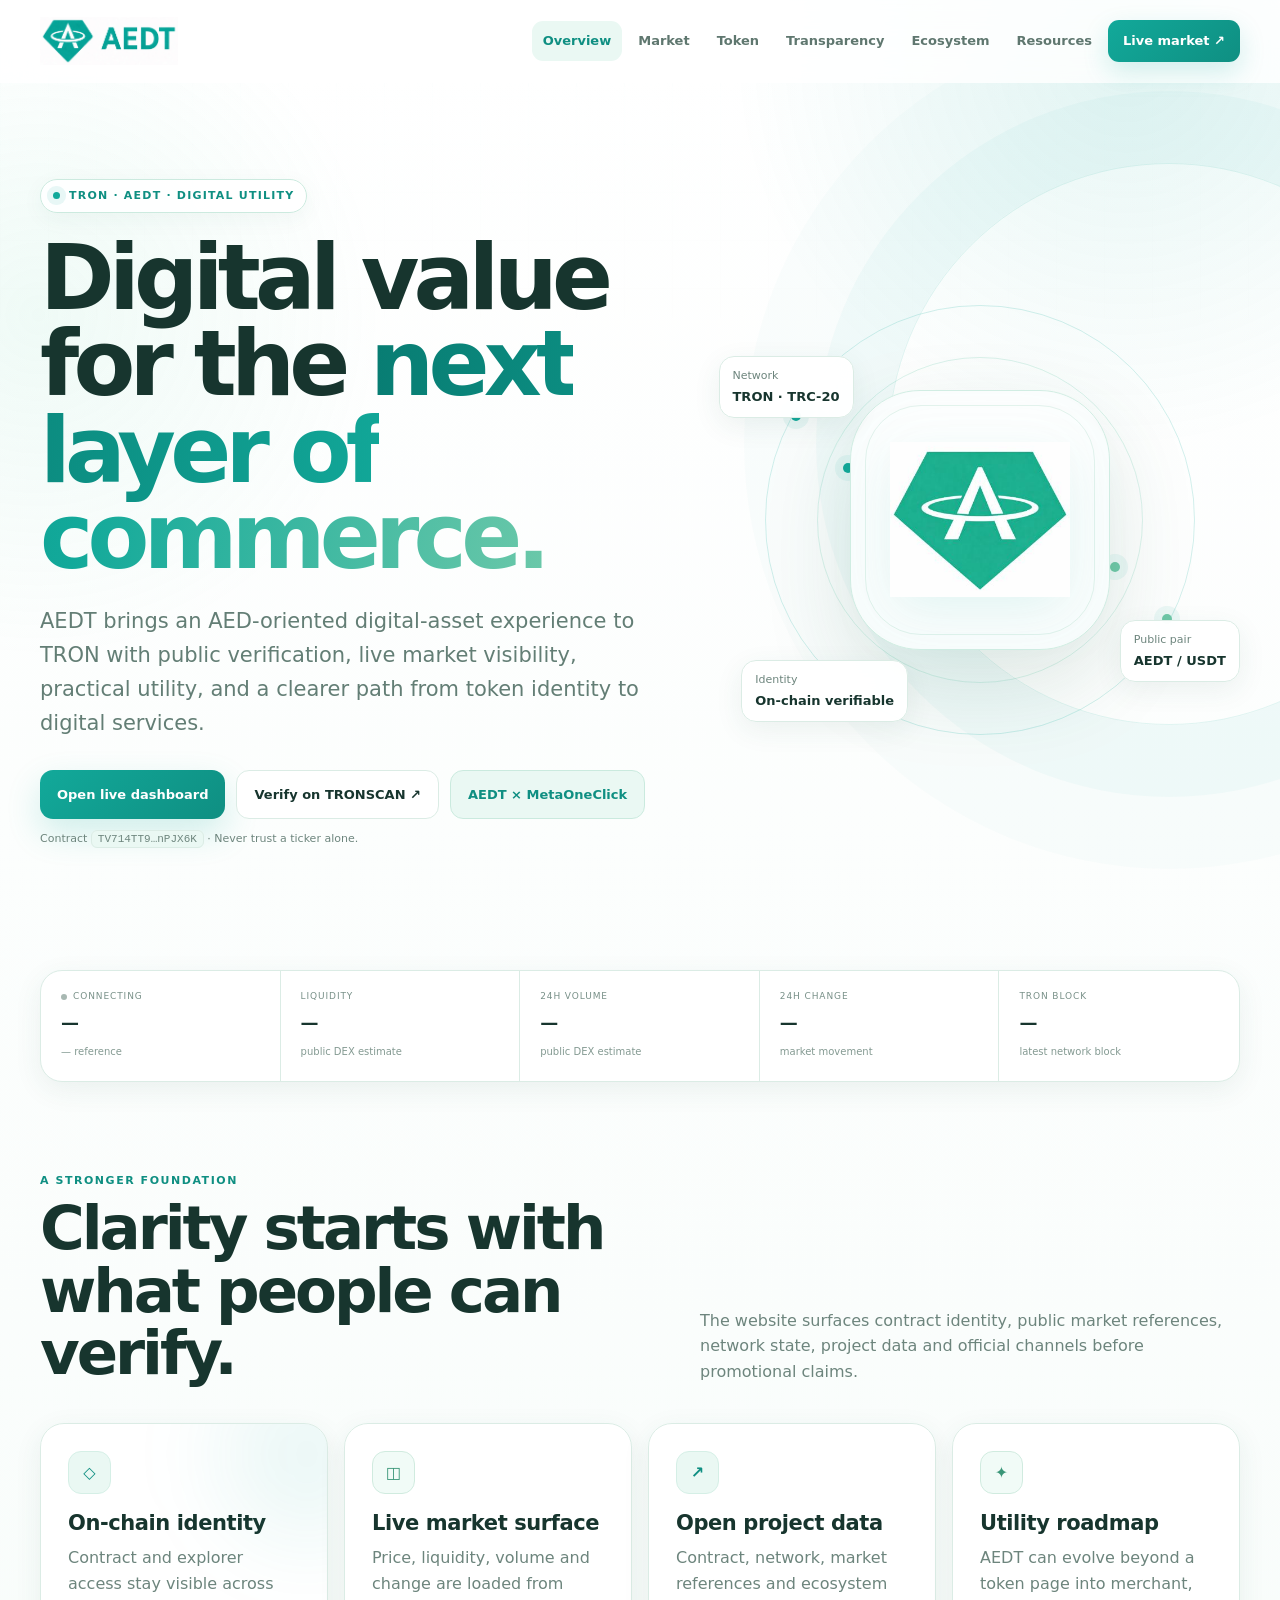
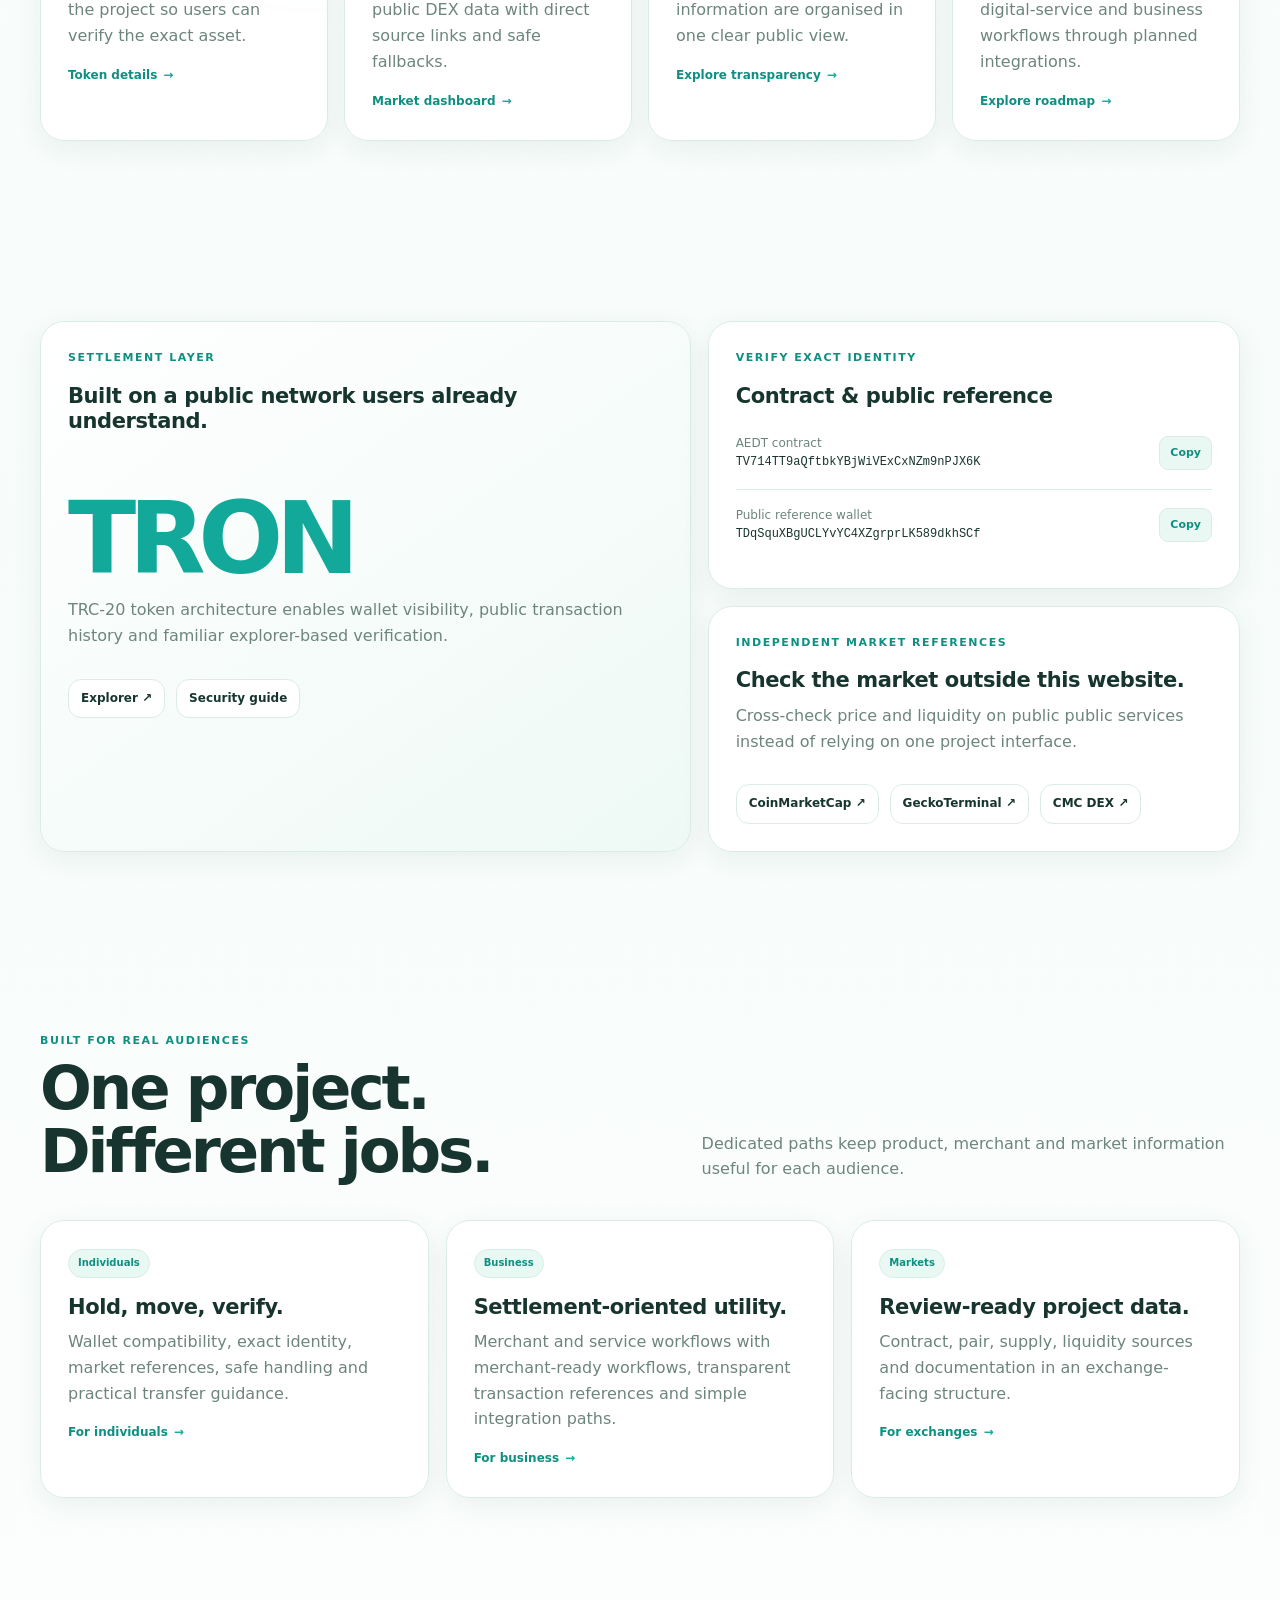
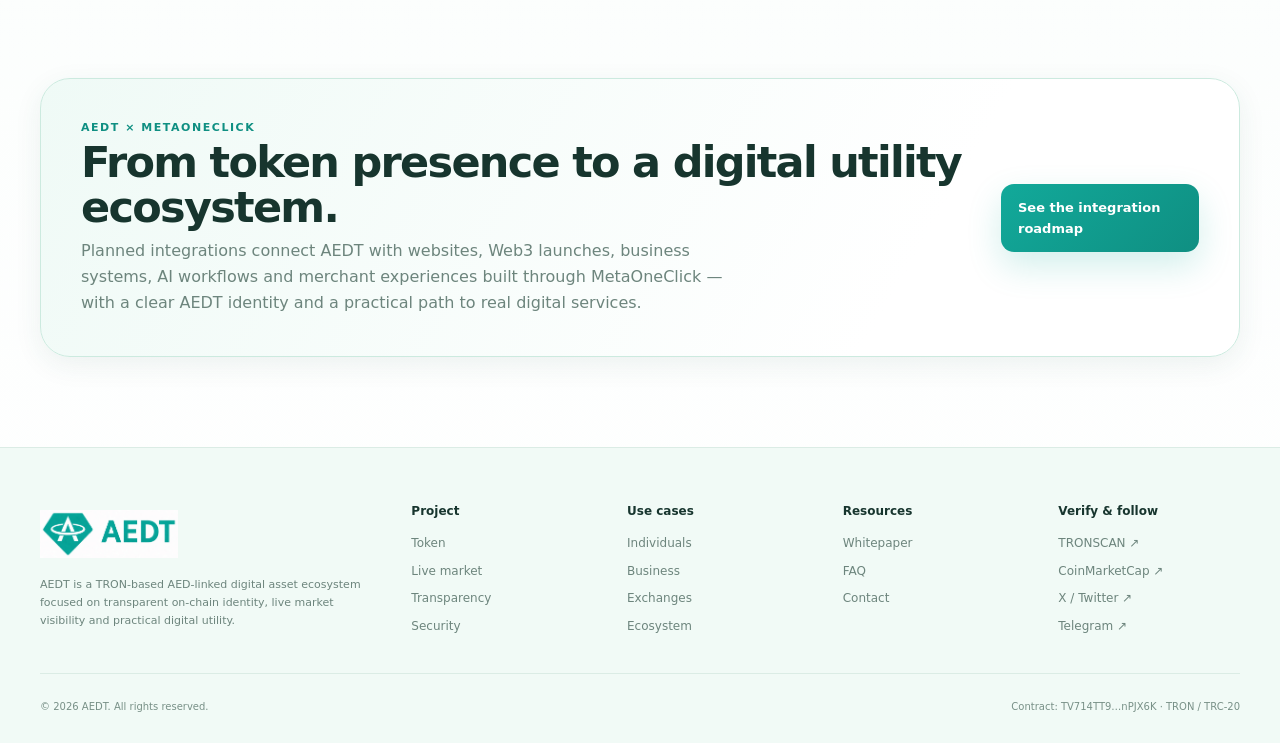
<file: index.html>
<!DOCTYPE html>

<html lang="en"><head><meta charset="utf-8"/><meta content="width=device-width,initial-scale=1" name="viewport"/><title>AEDT — AED-linked Digital Asset on TRON</title><meta content="AEDT is an TRON-based digital asset with public verification, live market visibility and utility-led ecosystem development." name="description"/><meta content="#f7fcfa" name="theme-color"/><meta content="light" name="color-scheme"/><link href="assets/aedt-mark.png" rel="icon"/><link href="site.webmanifest" rel="manifest"/><link href="https://tetheraedt.io/" rel="canonical"/><meta content="AEDT — AED-linked Digital Asset on TRON" property="og:title"/><meta content="AEDT is an TRON-based digital asset with public verification, live market visibility and utility-led ecosystem development." property="og:description"/><meta content="website" property="og:type"/><meta content="https://tetheraedt.io/" property="og:url"/><meta content="https://tetheraedt.io/assets/social-card.png" property="og:image"/><meta content="summary_large_image" name="twitter:card"/><meta content="AEDT — AED-linked Digital Asset on TRON" name="twitter:title"/><meta content="AEDT is an TRON-based digital asset with public verification, live market visibility and utility-led ecosystem development." name="twitter:description"/><link href="assets/styles.css" rel="stylesheet"/><script type="application/ld+json">{"@context": "https://schema.org", "@type": "WebSite", "name": "AEDT", "url": "https://tetheraedt.io", "description": "TRON-based AED-linked digital asset ecosystem.", "sameAs": ["https://twitter.com/tetheraedt?s=21", "https://t.me/aedtassets", "https://coinmarketcap.com/currencies/aedt-tethered-aed/"]}</script></head><body><a class="skip" href="#main">Skip to content</a><header class="site-header"><div class="wrap navbar"><a class="brand" href="index.html"><img alt="AEDT" class="brand-wordmark" src="assets/aedt-wordmark.png"/></a><button aria-expanded="false" aria-label="Open menu" class="menu" data-menu="">☰</button><nav class="navlinks" data-nav=""><a class="active" href="index.html">Overview</a><a class="" href="market.html">Market</a><a class="" href="token.html">Token</a><a class="" href="transparency.html">Transparency</a><a class="" href="ecosystem.html">Ecosystem</a><a class="" href="whitepaper.html">Resources</a><a class="nav-cta" href="https://www.geckoterminal.com/tron/pools/TAGdFL8kbuKEWhjYhHCwGxFGKsLs3MzFym" rel="noopener" target="_blank">Live market ↗</a></nav></div></header><main id="main"><section class="hero"><div class="wrap hero-grid"><div class="reveal in-view"><span class="eyebrow"><span class="pulse"></span> TRON · AEDT · Digital Utility</span><h1>Digital value for the <span class="accent">next layer of commerce.</span></h1><p class="lead">AEDT brings an AED-oriented digital-asset experience to TRON with public verification, live market visibility, practical utility, and a clearer path from token identity to digital services.</p><div class="actions"><a class="btn btn-primary" href="market.html">Open live dashboard</a><a class="btn btn-soft" href="https://tronscan.org/#/token20/TV714TT9aQftbkYBjWiVExCxNZm9nPJX6K" rel="noopener" target="_blank">Verify on TRONSCAN ↗</a><a class="btn btn-gold" href="ecosystem.html">AEDT × MetaOneClick</a></div><p class="mini">Contract <span class="kbd">TV714TT9…nPJX6K</span> · Never trust a ticker alone.</p></div><div aria-label="Animated AEDT network visual" class="hero-visual reveal in-view"><div class="orbit one"></div><div class="orbit two"></div><div class="coin-core"><img alt="AEDT official logo" src="assets/aedt-mark.png"/></div><div class="float-chip fc1">Network<b>TRON · TRC-20</b></div><div class="float-chip fc2">Public pair<b>AEDT / USDT</b></div><div class="float-chip fc3">Identity<b>On-chain verifiable</b></div></div></div></section><div class="liveband"><div class="wrap"><div class="livebar"><div class="livecell"><small><span class="statusdot" data-statusdot=""></span><span data-live="status">Connecting</span></small><strong data-live="price">—</strong><span class="sub"><span data-live="priceAed">—</span> reference</span></div><div class="livecell"><small>Liquidity</small><strong data-live="liquidity">—</strong><span class="sub">public DEX estimate</span></div><div class="livecell"><small>24h volume</small><strong data-live="volume">—</strong><span class="sub">public DEX estimate</span></div><div class="livecell"><small>24h change</small><strong data-live="change">—</strong><span class="sub">market movement</span></div><div class="livecell"><small>TRON block</small><strong data-live="block">—</strong><span class="sub">latest network block</span></div></div></div></div><section><div class="wrap"><div class="section-head reveal"><div><div class="kicker">A stronger foundation</div><h2>Clarity starts with what people can verify.</h2></div><p>The website surfaces contract identity, public market references, network state, project data and official channels before promotional claims.</p></div><div class="grid-4"><div class="card glow reveal"><div class="icon">◇</div><h3>On-chain identity</h3><p>Contract and explorer access stay visible across the project so users can verify the exact asset.</p><a class="link-arrow" href="token.html">Token details</a></div><div class="card reveal"><div class="icon gold-icon">◫</div><h3>Live market surface</h3><p>Price, liquidity, volume and change are loaded from public DEX data with direct source links and safe fallbacks.</p><a class="link-arrow" href="market.html">Market dashboard</a></div><div class="card reveal"><div class="icon">↗</div><h3>Open project data</h3><p>Contract, network, market references and ecosystem information are organised in one clear public view.</p><a class="link-arrow" href="transparency.html">Explore transparency</a></div><div class="card reveal"><div class="icon gold-icon">✦</div><h3>Utility roadmap</h3><p>AEDT can evolve beyond a token page into merchant, digital-service and business workflows through planned integrations.</p><a class="link-arrow" href="ecosystem.html">Explore roadmap</a></div></div></div></section><section><div class="wrap"><div class="bento"><div class="card feature reveal"><div class="kicker">Settlement layer</div><h3>Built on a public network users already understand.</h3><div class="bigtype">TRON</div><p>TRC-20 token architecture enables wallet visibility, public transaction history and familiar explorer-based verification.</p><div class="actions"><a class="btn btn-soft btn-sm" href="https://tronscan.org/#/token20/TV714TT9aQftbkYBjWiVExCxNZm9nPJX6K" rel="noopener" target="_blank">Explorer ↗</a><a class="btn btn-soft btn-sm" href="security.html">Security guide</a></div></div><div class="bento-stack"><div class="card reveal"><div class="kicker">Verify exact identity</div><h3>Contract &amp; public reference</h3><div class="info-row"><div><div class="info-label">AEDT contract</div><div class="mono">TV714TT9aQftbkYBjWiVExCxNZm9nPJX6K</div></div><button class="copy" data-copy="TV714TT9aQftbkYBjWiVExCxNZm9nPJX6K">Copy</button></div><div class="info-row"><div><div class="info-label">Public reference wallet</div><div class="mono">TDqSquXBgUCLYvYC4XZgrprLK589dkhSCf</div></div><button class="copy" data-copy="TDqSquXBgUCLYvYC4XZgrprLK589dkhSCf">Copy</button></div></div><div class="card reveal"><div class="kicker">Independent market references</div><h3>Check the market outside this website.</h3><p>Cross-check price and liquidity on public public services instead of relying on one project interface.</p><div class="actions"><a class="btn btn-soft btn-sm" href="https://coinmarketcap.com/currencies/aedt-tethered-aed/" rel="noopener" target="_blank">CoinMarketCap ↗</a><a class="btn btn-soft btn-sm" href="https://www.geckoterminal.com/tron/pools/TAGdFL8kbuKEWhjYhHCwGxFGKsLs3MzFym" rel="noopener" target="_blank">GeckoTerminal ↗</a><a class="btn btn-soft btn-sm" href="https://dex.coinmarketcap.com/token/tron/TV714TT9aQftbkYBjWiVExCxNZm9nPJX6K/" rel="noopener" target="_blank">CMC DEX ↗</a></div></div></div></div></div></section><section><div class="wrap"><div class="section-head reveal"><div><div class="kicker">Built for real audiences</div><h2>One project. Different jobs.</h2></div><p>Dedicated paths keep product, merchant and market information useful for each audience.</p></div><div class="grid-3"><div class="card reveal"><span class="badge">Individuals</span><h3>Hold, move, verify.</h3><p>Wallet compatibility, exact identity, market references, safe handling and practical transfer guidance.</p><a class="link-arrow" href="individuals.html">For individuals</a></div><div class="card reveal"><span class="badge">Business</span><h3>Settlement-oriented utility.</h3><p>Merchant and service workflows with merchant-ready workflows, transparent transaction references and simple integration paths.</p><a class="link-arrow" href="business.html">For business</a></div><div class="card reveal"><span class="badge">Markets</span><h3>Review-ready project data.</h3><p>Contract, pair, supply, liquidity sources and documentation in an exchange-facing structure.</p><a class="link-arrow" href="exchanges.html">For exchanges</a></div></div></div></section><section><div class="wrap"><div class="banner reveal"><div><div class="kicker">AEDT × MetaOneClick</div><h2>From token presence to a digital utility ecosystem.</h2><p>Planned integrations connect AEDT with websites, Web3 launches, business systems, AI workflows and merchant experiences built through MetaOneClick — with a clear AEDT identity and a practical path to real digital services.</p></div><a class="btn btn-primary" href="ecosystem.html">See the integration roadmap</a></div></div></section></main><footer class="site-footer"><div class="wrap"><div class="footer-grid"><div><a class="brand" href="index.html"><img alt="AEDT" class="brand-wordmark" src="assets/aedt-wordmark.png"/></a><p class="foot-note">AEDT is a TRON-based AED-linked digital asset ecosystem focused on transparent on-chain identity, live market visibility and practical digital utility.</p></div><div><h4>Project</h4><a href="token.html">Token</a><a href="market.html">Live market</a><a href="transparency.html">Transparency</a><a href="security.html">Security</a></div><div><h4>Use cases</h4><a href="individuals.html">Individuals</a><a href="business.html">Business</a><a href="exchanges.html">Exchanges</a><a href="ecosystem.html">Ecosystem</a></div><div><h4>Resources</h4><a href="whitepaper.html">Whitepaper</a><a href="faq.html">FAQ</a><a href="contact.html">Contact</a></div><div><h4>Verify &amp; follow</h4><a href="https://tronscan.org/#/token20/TV714TT9aQftbkYBjWiVExCxNZm9nPJX6K" rel="noopener" target="_blank">TRONSCAN ↗</a><a href="https://coinmarketcap.com/currencies/aedt-tethered-aed/" rel="noopener" target="_blank">CoinMarketCap ↗</a><a href="https://twitter.com/tetheraedt?s=21" rel="noopener" target="_blank">X / Twitter ↗</a><a href="https://t.me/aedtassets" rel="noopener" target="_blank">Telegram ↗</a></div></div><div class="copyright"><span>© <span data-year=""></span> AEDT. All rights reserved.</span><span>Contract: TV714TT9…nPJX6K · TRON / TRC-20</span></div></div></footer><div aria-live="polite" class="toast"></div><script src="assets/config.js"></script><script src="assets/app.js"></script><script>if('serviceWorker'in navigator&&location.protocol.startsWith('http'))addEventListener('load',()=>navigator.serviceWorker.register('assets/sw.js').catch(()=>{}));</script></body></html>
</file>
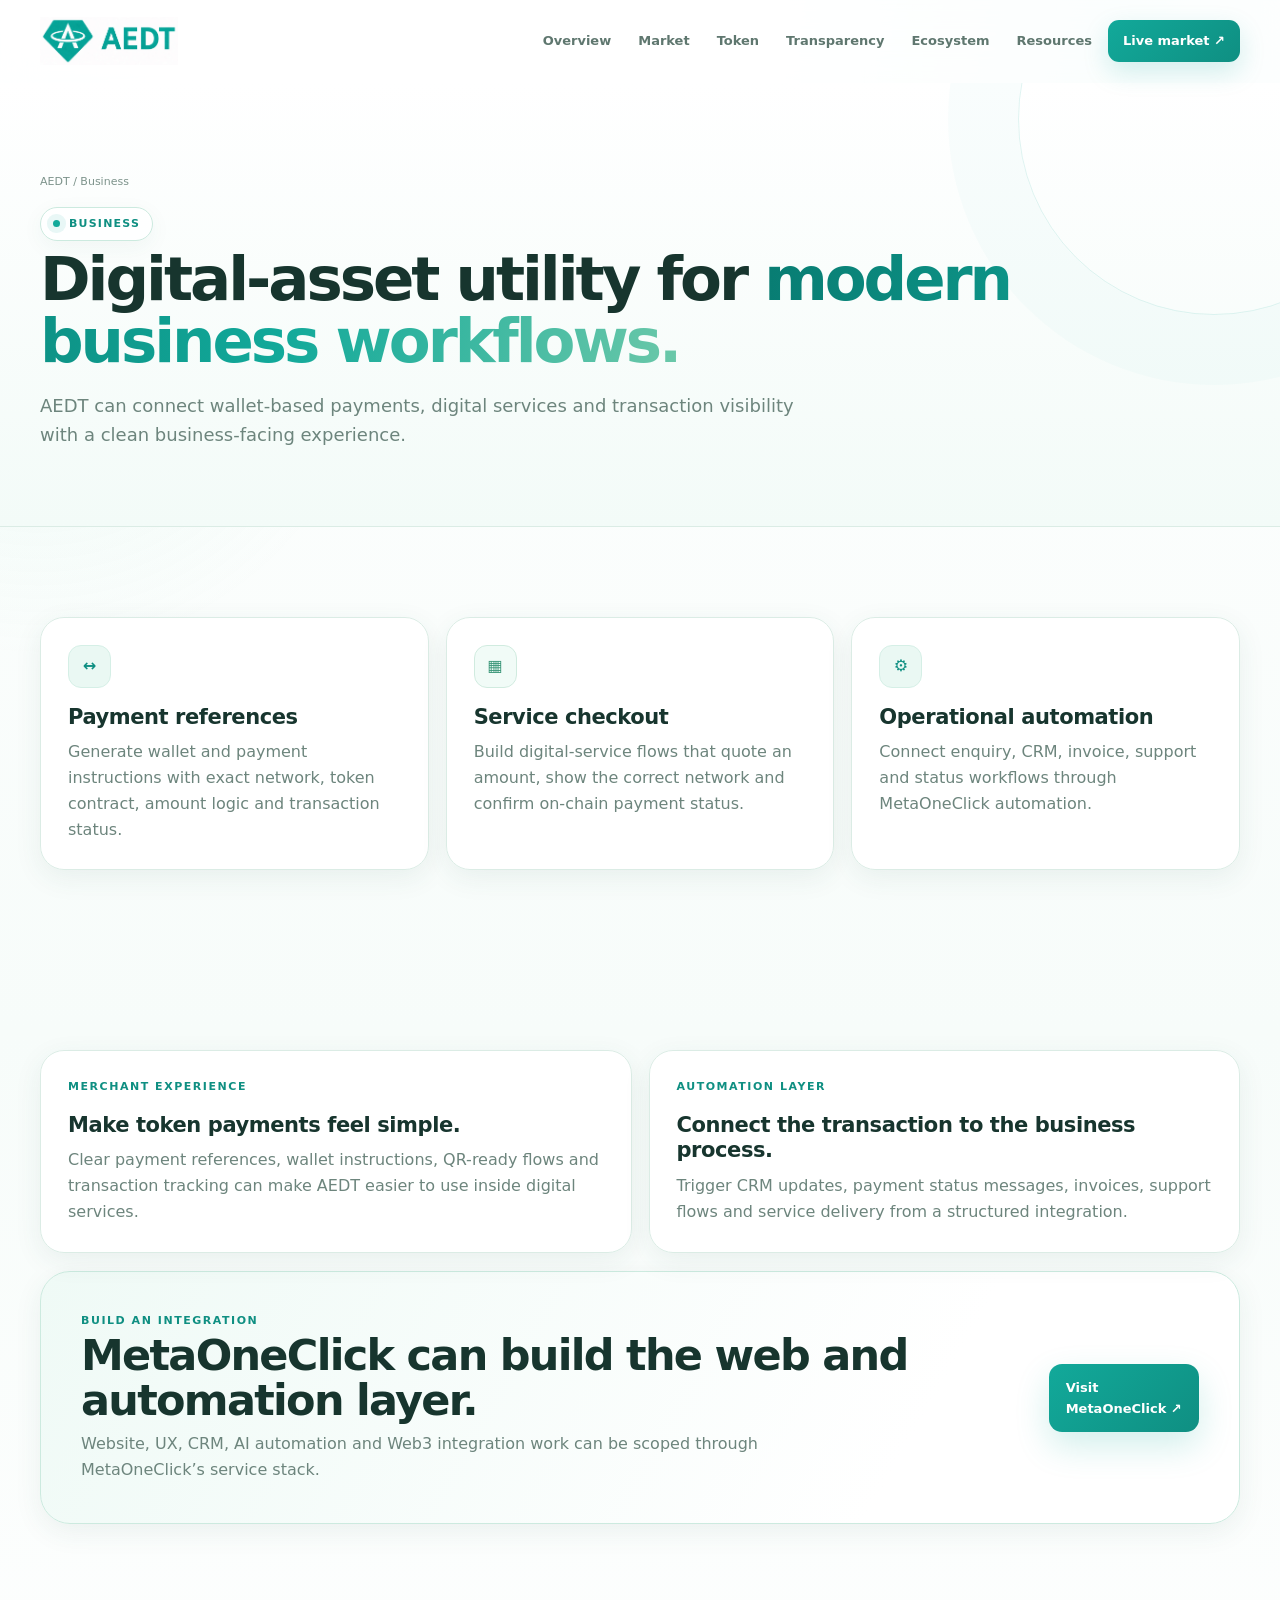
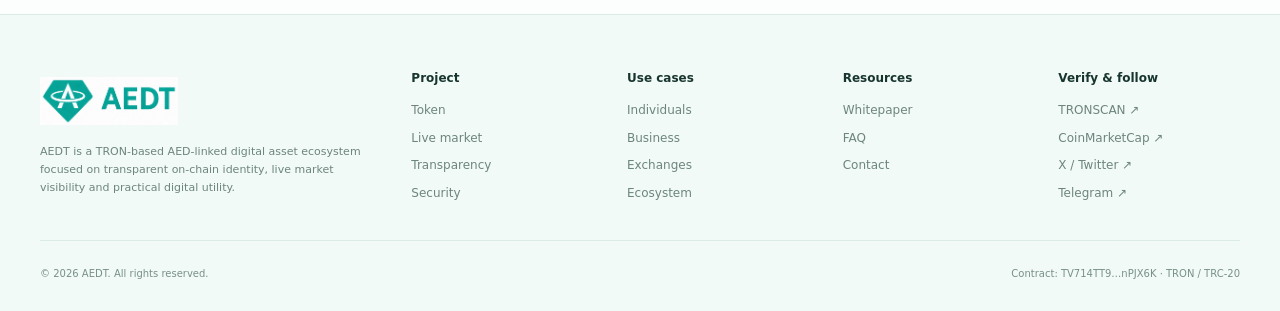
<file: business.html>
<!DOCTYPE html>

<html lang="en"><head><meta charset="utf-8"/><meta content="width=device-width,initial-scale=1" name="viewport"/><title>AEDT for Business — Digital Payment &amp; Utility Workflows</title><meta content="Explore AEDT business use cases, non-custodial payment workflows, operational automation and MetaOneClick integration." name="description"/><meta content="#f7fcfa" name="theme-color"/><meta content="light" name="color-scheme"/><link href="assets/aedt-mark.png" rel="icon"/><link href="site.webmanifest" rel="manifest"/><link href="https://tetheraedt.io/business.html" rel="canonical"/><meta content="AEDT for Business — Digital Payment &amp; Utility Workflows" property="og:title"/><meta content="Explore AEDT business use cases, non-custodial payment workflows, operational automation and MetaOneClick integration." property="og:description"/><meta content="website" property="og:type"/><meta content="https://tetheraedt.io/business.html" property="og:url"/><meta content="https://tetheraedt.io/assets/social-card.png" property="og:image"/><meta content="summary_large_image" name="twitter:card"/><meta content="AEDT for Business — Digital Payment &amp; Utility Workflows" name="twitter:title"/><meta content="Explore AEDT business use cases, non-custodial payment workflows, operational automation and MetaOneClick integration." name="twitter:description"/><link href="assets/styles.css" rel="stylesheet"/><script type="application/ld+json">{"@context": "https://schema.org", "@type": "WebSite", "name": "AEDT", "url": "https://tetheraedt.io", "description": "TRON-based AED-linked digital asset ecosystem.", "sameAs": ["https://twitter.com/tetheraedt?s=21", "https://t.me/aedtassets", "https://coinmarketcap.com/currencies/aedt-tethered-aed/"]}</script></head><body><a class="skip" href="#main">Skip to content</a><header class="site-header"><div class="wrap navbar"><a class="brand" href="index.html"><img alt="AEDT" class="brand-wordmark" src="assets/aedt-wordmark.png"/></a><button aria-expanded="false" aria-label="Open menu" class="menu" data-menu="">☰</button><nav class="navlinks" data-nav=""><a class="" href="index.html">Overview</a><a class="" href="market.html">Market</a><a class="" href="token.html">Token</a><a class="" href="transparency.html">Transparency</a><a class="" href="ecosystem.html">Ecosystem</a><a class="" href="whitepaper.html">Resources</a><a class="nav-cta" href="https://www.geckoterminal.com/tron/pools/TAGdFL8kbuKEWhjYhHCwGxFGKsLs3MzFym" rel="noopener" target="_blank">Live market ↗</a></nav></div></header><main id="main"><section class="page-hero"><div class="wrap"><div class="crumb"><a href="index.html">AEDT</a> / Business</div><span class="eyebrow"><span class="pulse"></span>Business</span><h1>Digital-asset utility for <span class="accent">modern business workflows.</span></h1><p>AEDT can connect wallet-based payments, digital services and transaction visibility with a clean business-facing experience.</p></div></section><section><div class="wrap"><div class="grid-3"><div class="card"><div class="icon">↔</div><h3>Payment references</h3><p>Generate wallet and payment instructions with exact network, token contract, amount logic and transaction status.</p></div><div class="card"><div class="icon gold-icon">▦</div><h3>Service checkout</h3><p>Build digital-service flows that quote an amount, show the correct network and confirm on-chain payment status.</p></div><div class="card"><div class="icon">⚙</div><h3>Operational automation</h3><p>Connect enquiry, CRM, invoice, support and status workflows through MetaOneClick automation.</p></div></div></div></section><section><div class="wrap"><div class="grid-2"><div class="card"><div class="kicker">Merchant experience</div><h3>Make token payments feel simple.</h3><p>Clear payment references, wallet instructions, QR-ready flows and transaction tracking can make AEDT easier to use inside digital services.</p></div><div class="card"><div class="kicker">Automation layer</div><h3>Connect the transaction to the business process.</h3><p>Trigger CRM updates, payment status messages, invoices, support flows and service delivery from a structured integration.</p></div></div><div class="banner" style="margin-top:18px"><div><div class="kicker">Build an integration</div><h2>MetaOneClick can build the web and automation layer.</h2><p>Website, UX, CRM, AI automation and Web3 integration work can be scoped through MetaOneClick’s service stack.</p></div><a class="btn btn-primary" href="https://metaoneclick.com/" rel="noopener" target="_blank">Visit MetaOneClick ↗</a></div></div></section></main><footer class="site-footer"><div class="wrap"><div class="footer-grid"><div><a class="brand" href="index.html"><img alt="AEDT" class="brand-wordmark" src="assets/aedt-wordmark.png"/></a><p class="foot-note">AEDT is a TRON-based AED-linked digital asset ecosystem focused on transparent on-chain identity, live market visibility and practical digital utility.</p></div><div><h4>Project</h4><a href="token.html">Token</a><a href="market.html">Live market</a><a href="transparency.html">Transparency</a><a href="security.html">Security</a></div><div><h4>Use cases</h4><a href="individuals.html">Individuals</a><a href="business.html">Business</a><a href="exchanges.html">Exchanges</a><a href="ecosystem.html">Ecosystem</a></div><div><h4>Resources</h4><a href="whitepaper.html">Whitepaper</a><a href="faq.html">FAQ</a><a href="contact.html">Contact</a></div><div><h4>Verify &amp; follow</h4><a href="https://tronscan.org/#/token20/TV714TT9aQftbkYBjWiVExCxNZm9nPJX6K" rel="noopener" target="_blank">TRONSCAN ↗</a><a href="https://coinmarketcap.com/currencies/aedt-tethered-aed/" rel="noopener" target="_blank">CoinMarketCap ↗</a><a href="https://twitter.com/tetheraedt?s=21" rel="noopener" target="_blank">X / Twitter ↗</a><a href="https://t.me/aedtassets" rel="noopener" target="_blank">Telegram ↗</a></div></div><div class="copyright"><span>© <span data-year=""></span> AEDT. All rights reserved.</span><span>Contract: TV714TT9…nPJX6K · TRON / TRC-20</span></div></div></footer><div aria-live="polite" class="toast"></div><script src="assets/config.js"></script><script src="assets/app.js"></script><script>if('serviceWorker'in navigator&&location.protocol.startsWith('http'))addEventListener('load',()=>navigator.serviceWorker.register('assets/sw.js').catch(()=>{}));</script></body></html>
</file>
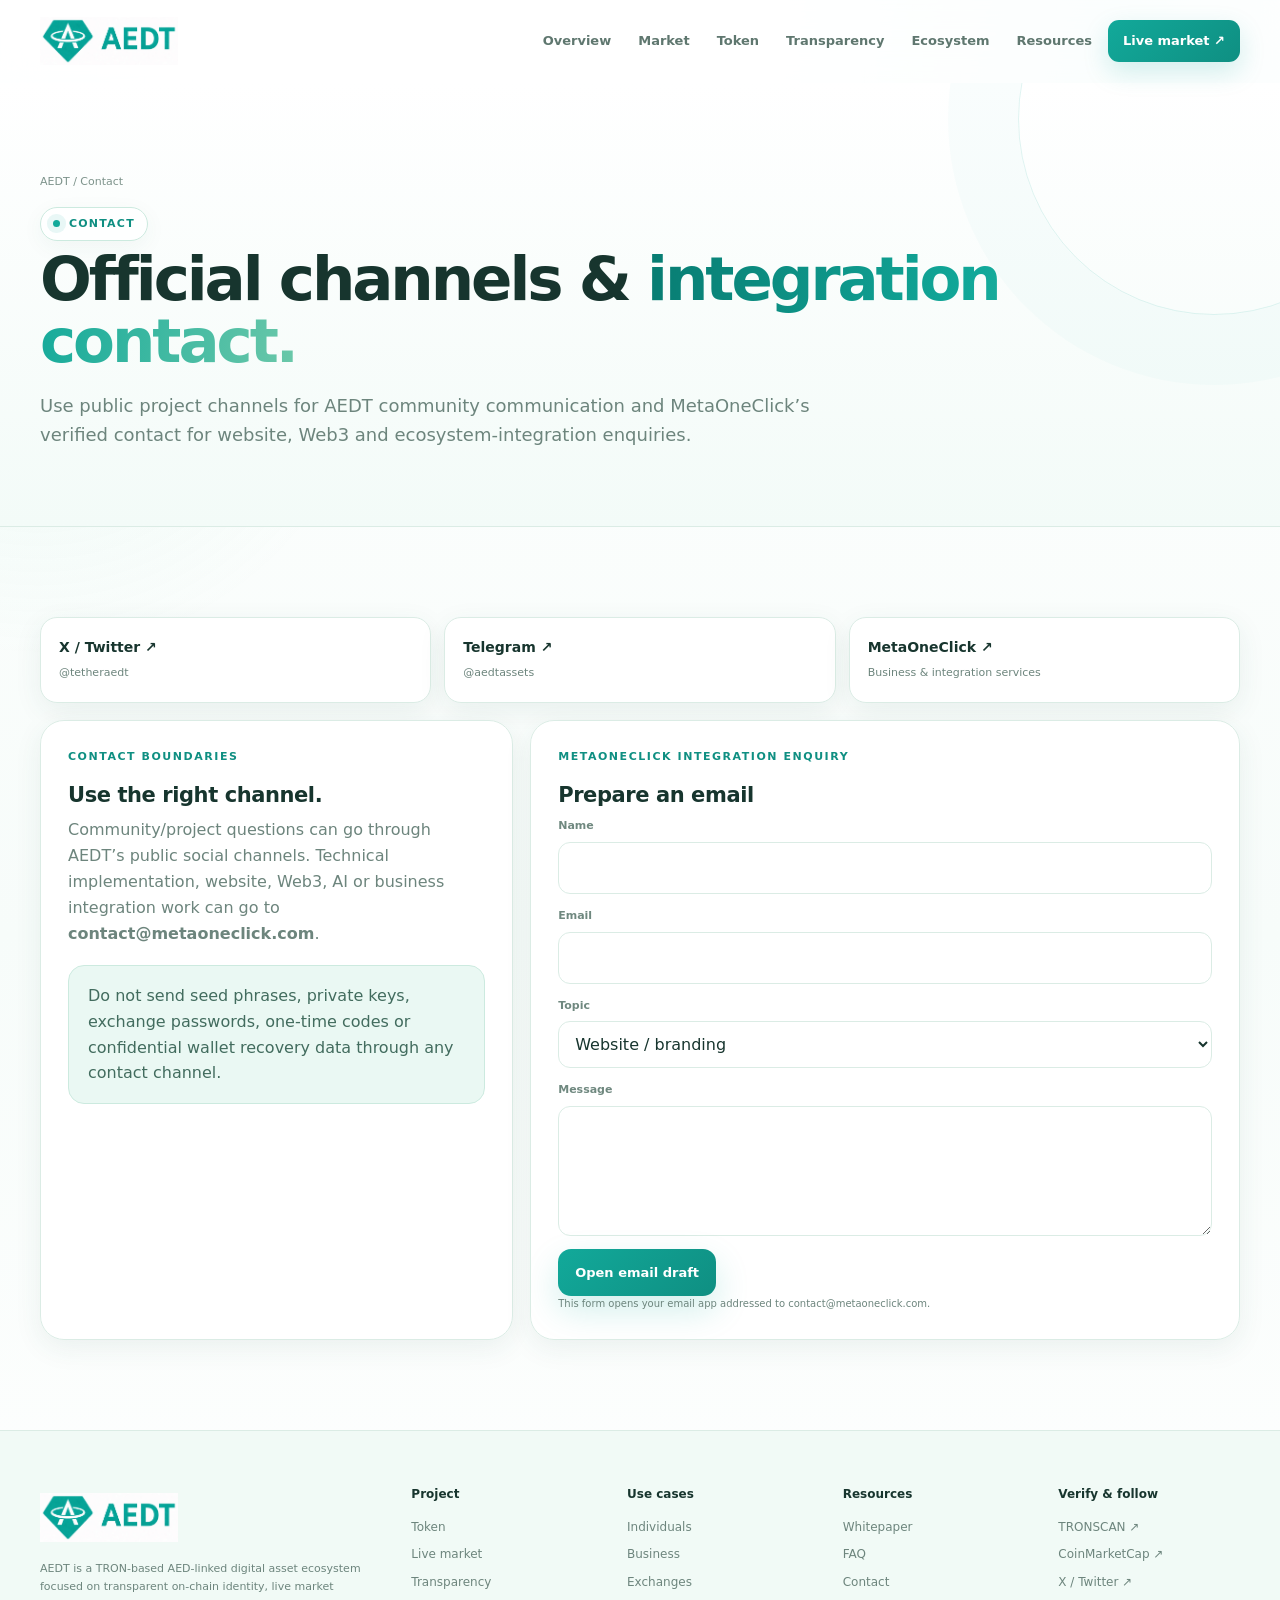
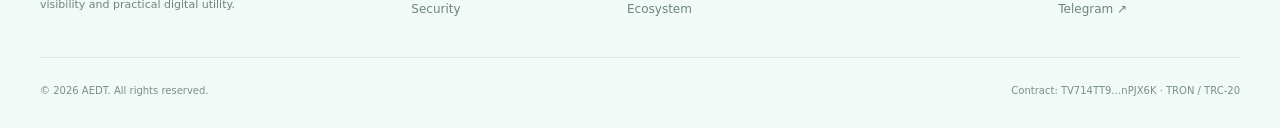
<file: contact.html>
<!DOCTYPE html>

<html lang="en"><head><meta charset="utf-8"/><meta content="width=device-width,initial-scale=1" name="viewport"/><title>AEDT Contact — Project Channels &amp; MetaOneClick Integration</title><meta content="AEDT public social channels and MetaOneClick technical/business integration contact." name="description"/><meta content="#f7fcfa" name="theme-color"/><meta content="light" name="color-scheme"/><link href="assets/aedt-mark.png" rel="icon"/><link href="site.webmanifest" rel="manifest"/><link href="https://tetheraedt.io/contact.html" rel="canonical"/><meta content="AEDT Contact — Project Channels &amp; MetaOneClick Integration" property="og:title"/><meta content="AEDT public social channels and MetaOneClick technical/business integration contact." property="og:description"/><meta content="website" property="og:type"/><meta content="https://tetheraedt.io/contact.html" property="og:url"/><meta content="https://tetheraedt.io/assets/social-card.png" property="og:image"/><meta content="summary_large_image" name="twitter:card"/><meta content="AEDT Contact — Project Channels &amp; MetaOneClick Integration" name="twitter:title"/><meta content="AEDT public social channels and MetaOneClick technical/business integration contact." name="twitter:description"/><link href="assets/styles.css" rel="stylesheet"/><script type="application/ld+json">{"@context": "https://schema.org", "@type": "WebSite", "name": "AEDT", "url": "https://tetheraedt.io", "description": "TRON-based AED-linked digital asset ecosystem.", "sameAs": ["https://twitter.com/tetheraedt?s=21", "https://t.me/aedtassets", "https://coinmarketcap.com/currencies/aedt-tethered-aed/"]}</script></head><body><a class="skip" href="#main">Skip to content</a><header class="site-header"><div class="wrap navbar"><a class="brand" href="index.html"><img alt="AEDT" class="brand-wordmark" src="assets/aedt-wordmark.png"/></a><button aria-expanded="false" aria-label="Open menu" class="menu" data-menu="">☰</button><nav class="navlinks" data-nav=""><a class="" href="index.html">Overview</a><a class="" href="market.html">Market</a><a class="" href="token.html">Token</a><a class="" href="transparency.html">Transparency</a><a class="" href="ecosystem.html">Ecosystem</a><a class="" href="whitepaper.html">Resources</a><a class="nav-cta" href="https://www.geckoterminal.com/tron/pools/TAGdFL8kbuKEWhjYhHCwGxFGKsLs3MzFym" rel="noopener" target="_blank">Live market ↗</a></nav></div></header><main id="main"><section class="page-hero"><div class="wrap"><div class="crumb"><a href="index.html">AEDT</a> / Contact</div><span class="eyebrow"><span class="pulse"></span>Contact</span><h1>Official channels &amp; <span class="accent">integration contact.</span></h1><p>Use public project channels for AEDT community communication and MetaOneClick’s verified contact for website, Web3 and ecosystem-integration enquiries.</p></div></section><section><div class="wrap"><div class="social-grid"><a class="social" href="https://twitter.com/tetheraedt?s=21" rel="noopener" target="_blank"><b>X / Twitter ↗</b><span>@tetheraedt</span></a><a class="social" href="https://t.me/aedtassets" rel="noopener" target="_blank"><b>Telegram ↗</b><span>@aedtassets</span></a><a class="social" href="https://metaoneclick.com/" rel="noopener" target="_blank"><b>MetaOneClick ↗</b><span>Business &amp; integration services</span></a></div><div class="contact-grid" style="margin-top:17px"><div class="card"><div class="kicker">Contact boundaries</div><h3>Use the right channel.</h3><p>Community/project questions can go through AEDT’s public social channels. Technical implementation, website, Web3, AI or business integration work can go to <strong>contact@metaoneclick.com</strong>.</p><div class="notice risk" style="margin-top:18px">Do not send seed phrases, private keys, exchange passwords, one-time codes or confidential wallet recovery data through any contact channel.</div></div><form class="card" data-mail-form=""><div class="kicker">MetaOneClick integration enquiry</div><h3>Prepare an email</h3><div class="field"><label>Name</label><input autocomplete="name" name="name" required=""/></div><div class="field"><label>Email</label><input autocomplete="email" name="email" required="" type="email"/></div><div class="field"><label>Topic</label><select name="topic"><option>Website / branding</option><option>Web3 integration</option><option>Merchant workflow</option><option>AI / automation</option><option>Business partnership</option><option>Other</option></select></div><div class="field"><label>Message</label><textarea name="message" required=""></textarea></div><button class="btn btn-primary" type="submit">Open email draft</button><p class="form-note">This form opens your email app addressed to contact@metaoneclick.com.</p></form></div></div></section></main><footer class="site-footer"><div class="wrap"><div class="footer-grid"><div><a class="brand" href="index.html"><img alt="AEDT" class="brand-wordmark" src="assets/aedt-wordmark.png"/></a><p class="foot-note">AEDT is a TRON-based AED-linked digital asset ecosystem focused on transparent on-chain identity, live market visibility and practical digital utility.</p></div><div><h4>Project</h4><a href="token.html">Token</a><a href="market.html">Live market</a><a href="transparency.html">Transparency</a><a href="security.html">Security</a></div><div><h4>Use cases</h4><a href="individuals.html">Individuals</a><a href="business.html">Business</a><a href="exchanges.html">Exchanges</a><a href="ecosystem.html">Ecosystem</a></div><div><h4>Resources</h4><a href="whitepaper.html">Whitepaper</a><a href="faq.html">FAQ</a><a href="contact.html">Contact</a></div><div><h4>Verify &amp; follow</h4><a href="https://tronscan.org/#/token20/TV714TT9aQftbkYBjWiVExCxNZm9nPJX6K" rel="noopener" target="_blank">TRONSCAN ↗</a><a href="https://coinmarketcap.com/currencies/aedt-tethered-aed/" rel="noopener" target="_blank">CoinMarketCap ↗</a><a href="https://twitter.com/tetheraedt?s=21" rel="noopener" target="_blank">X / Twitter ↗</a><a href="https://t.me/aedtassets" rel="noopener" target="_blank">Telegram ↗</a></div></div><div class="copyright"><span>© <span data-year=""></span> AEDT. All rights reserved.</span><span>Contract: TV714TT9…nPJX6K · TRON / TRC-20</span></div></div></footer><div aria-live="polite" class="toast"></div><script src="assets/config.js"></script><script src="assets/app.js"></script><script>if('serviceWorker'in navigator&&location.protocol.startsWith('http'))addEventListener('load',()=>navigator.serviceWorker.register('assets/sw.js').catch(()=>{}));</script></body></html>
</file>
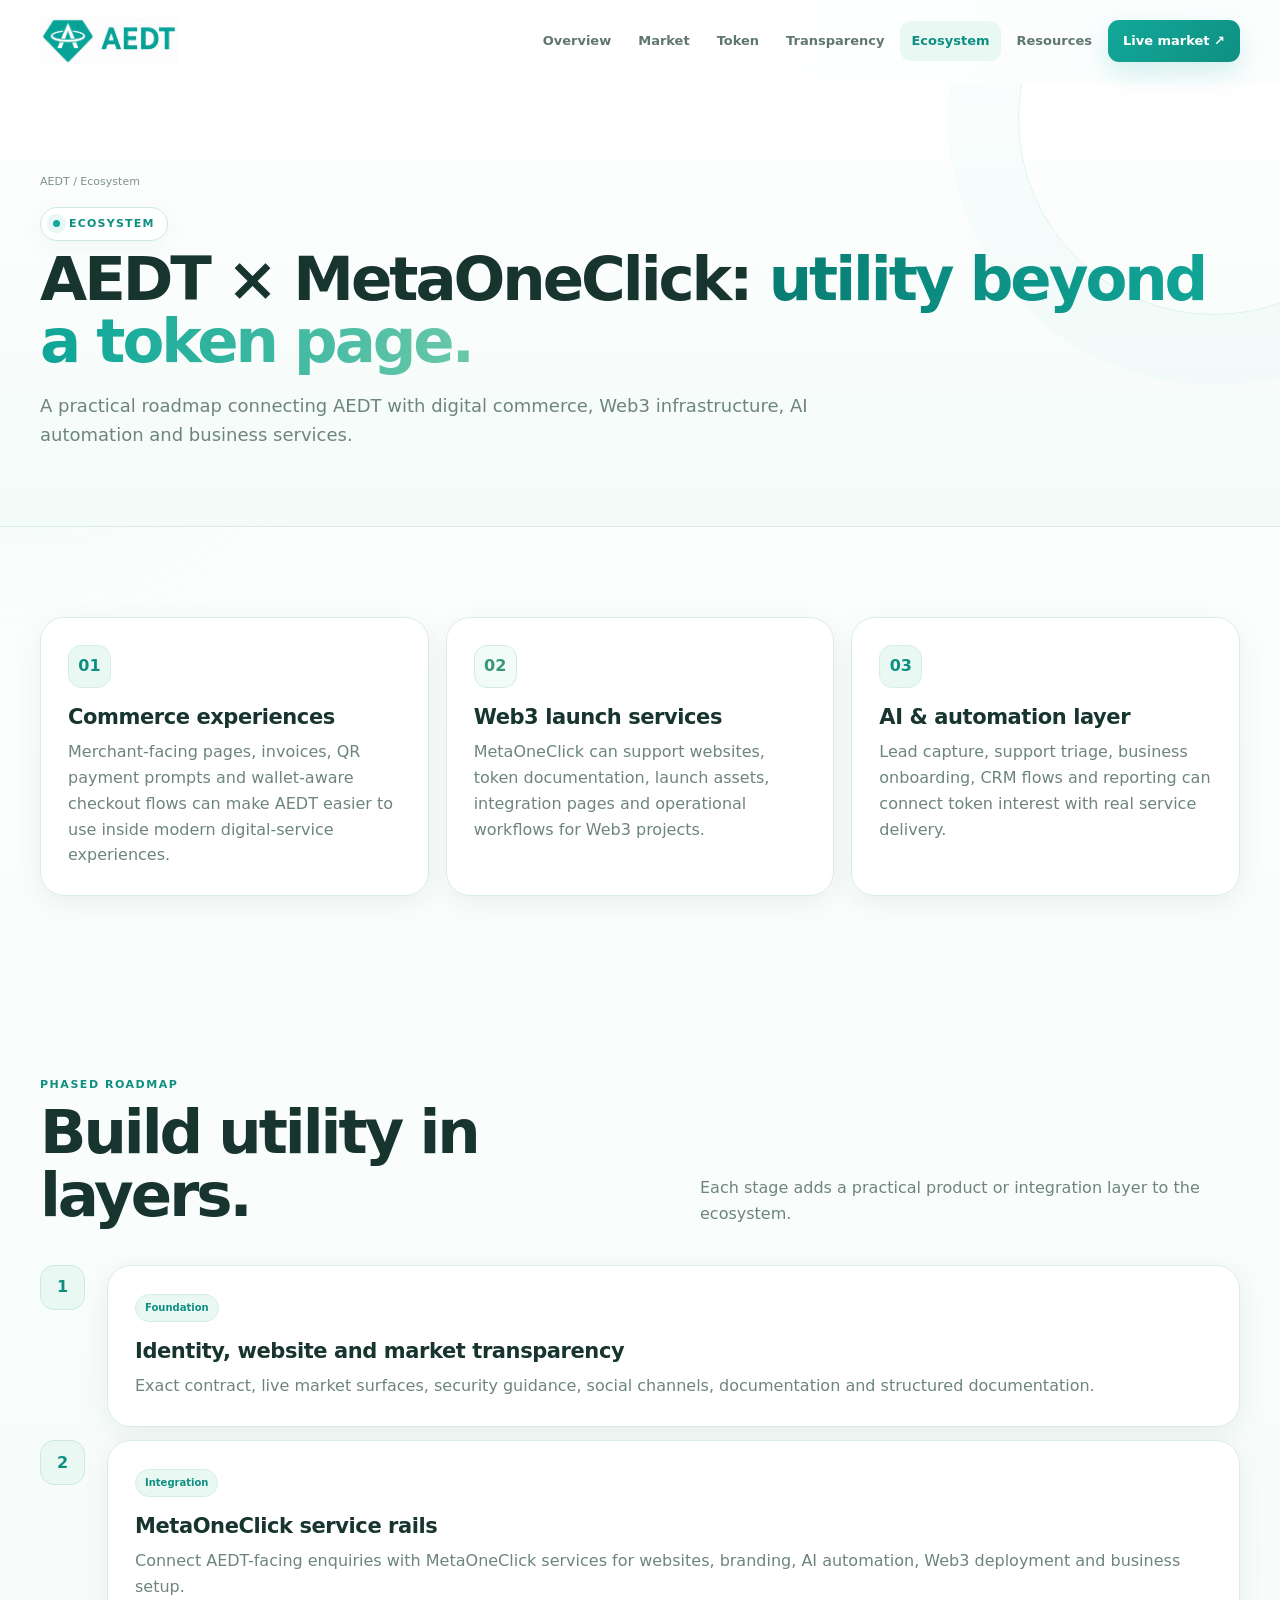
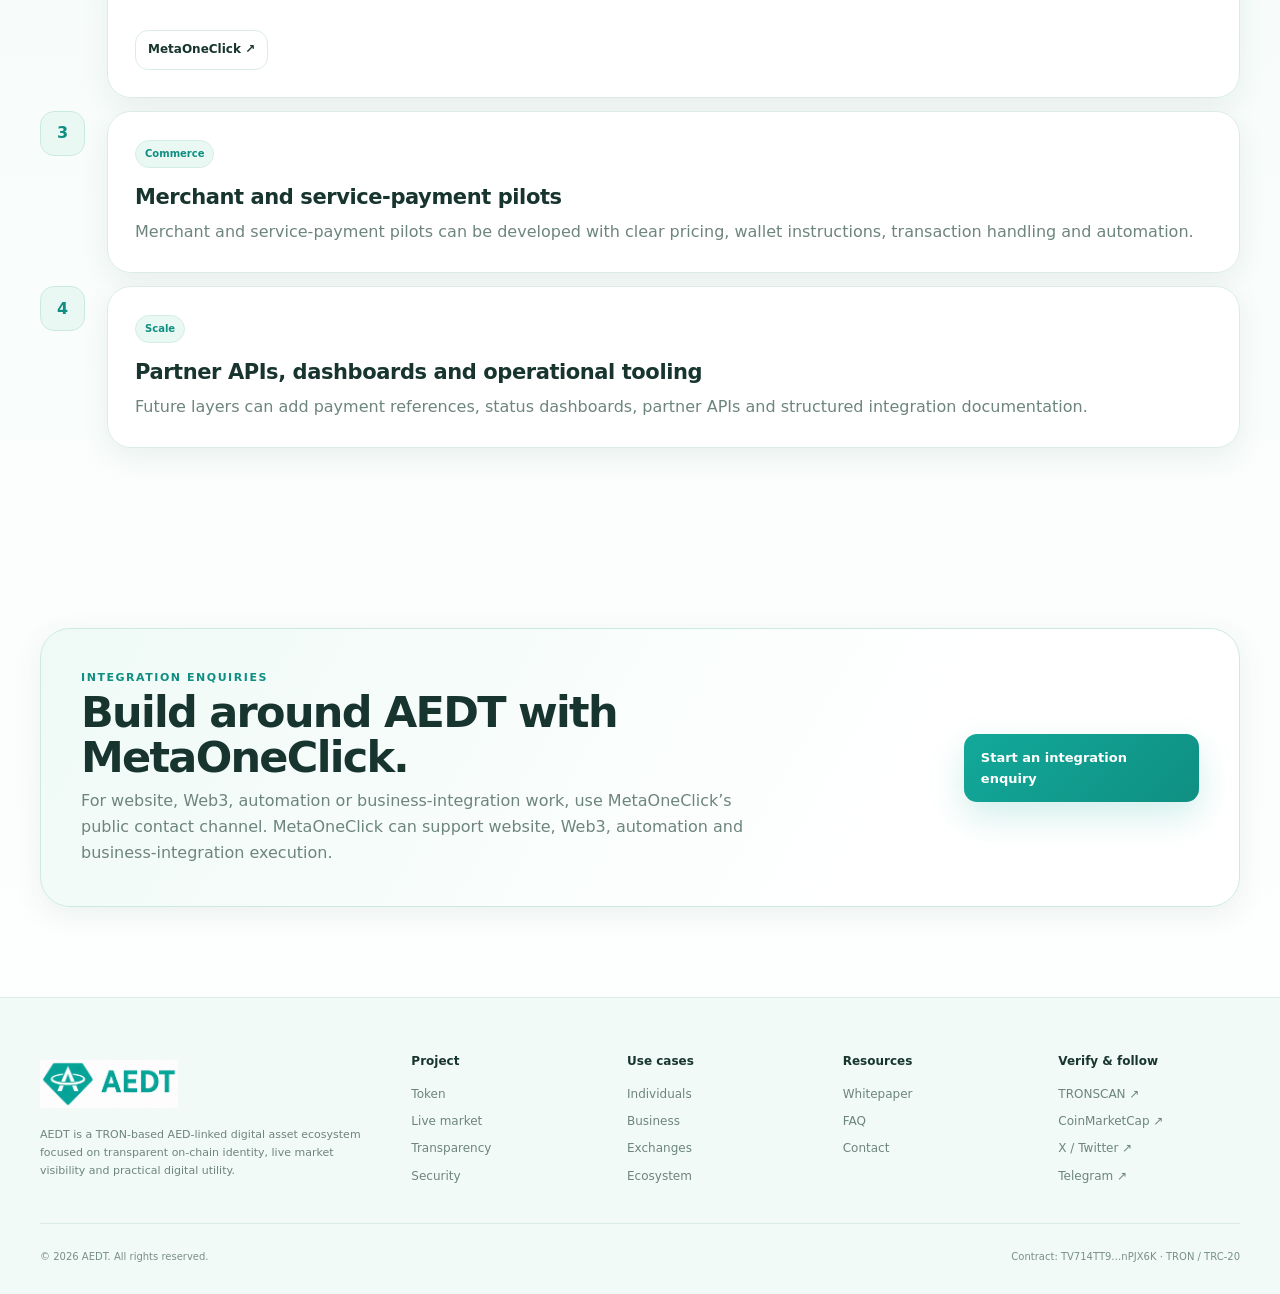
<file: ecosystem.html>
<!DOCTYPE html>

<html lang="en"><head><meta charset="utf-8"/><meta content="width=device-width,initial-scale=1" name="viewport"/><title>AEDT Ecosystem — MetaOneClick Integration Roadmap</title><meta content="Explore the AEDT and MetaOneClick ecosystem roadmap for digital services, commerce experiences, Web3 integrations and automation." name="description"/><meta content="#f7fcfa" name="theme-color"/><meta content="light" name="color-scheme"/><link href="assets/aedt-mark.png" rel="icon"/><link href="site.webmanifest" rel="manifest"/><link href="https://tetheraedt.io/ecosystem.html" rel="canonical"/><meta content="AEDT Ecosystem — MetaOneClick Integration Roadmap" property="og:title"/><meta content="Explore the AEDT and MetaOneClick ecosystem roadmap for digital services, commerce experiences, Web3 integrations and automation." property="og:description"/><meta content="website" property="og:type"/><meta content="https://tetheraedt.io/ecosystem.html" property="og:url"/><meta content="https://tetheraedt.io/assets/social-card.png" property="og:image"/><meta content="summary_large_image" name="twitter:card"/><meta content="AEDT Ecosystem — MetaOneClick Integration Roadmap" name="twitter:title"/><meta content="Explore the AEDT and MetaOneClick ecosystem roadmap for digital services, commerce experiences, Web3 integrations and automation." name="twitter:description"/><link href="assets/styles.css" rel="stylesheet"/><script type="application/ld+json">{"@context": "https://schema.org", "@type": "WebSite", "name": "AEDT", "url": "https://tetheraedt.io", "description": "TRON-based AED-linked digital asset ecosystem.", "sameAs": ["https://twitter.com/tetheraedt?s=21", "https://t.me/aedtassets", "https://coinmarketcap.com/currencies/aedt-tethered-aed/"]}</script></head><body><a class="skip" href="#main">Skip to content</a><header class="site-header"><div class="wrap navbar"><a class="brand" href="index.html"><img alt="AEDT" class="brand-wordmark" src="assets/aedt-wordmark.png"/></a><button aria-expanded="false" aria-label="Open menu" class="menu" data-menu="">☰</button><nav class="navlinks" data-nav=""><a class="" href="index.html">Overview</a><a class="" href="market.html">Market</a><a class="" href="token.html">Token</a><a class="" href="transparency.html">Transparency</a><a class="active" href="ecosystem.html">Ecosystem</a><a class="" href="whitepaper.html">Resources</a><a class="nav-cta" href="https://www.geckoterminal.com/tron/pools/TAGdFL8kbuKEWhjYhHCwGxFGKsLs3MzFym" rel="noopener" target="_blank">Live market ↗</a></nav></div></header><main id="main"><section class="page-hero"><div class="wrap"><div class="crumb"><a href="index.html">AEDT</a> / Ecosystem</div><span class="eyebrow"><span class="pulse"></span>Ecosystem</span><h1>AEDT × MetaOneClick: <span class="accent">utility beyond a token page.</span></h1><p>A practical roadmap connecting AEDT with digital commerce, Web3 infrastructure, AI automation and business services.</p></div></section><section><div class="wrap"><div class="grid-3"><div class="card"><div class="icon">01</div><h3>Commerce experiences</h3><p>Merchant-facing pages, invoices, QR payment prompts and wallet-aware checkout flows can make AEDT easier to use inside modern digital-service experiences.</p></div><div class="card"><div class="icon gold-icon">02</div><h3>Web3 launch services</h3><p>MetaOneClick can support websites, token documentation, launch assets, integration pages and operational workflows for Web3 projects.</p></div><div class="card"><div class="icon">03</div><h3>AI &amp; automation layer</h3><p>Lead capture, support triage, business onboarding, CRM flows and reporting can connect token interest with real service delivery.</p></div></div></div></section><section><div class="wrap"><div class="section-head"><div><div class="kicker">Phased roadmap</div><h2>Build utility in layers.</h2></div><p>Each stage adds a practical product or integration layer to the ecosystem.</p></div><div class="timeline"><div class="step"><div class="step-num">1</div><div class="card"><span class="badge">Foundation</span><h3>Identity, website and market transparency</h3><p>Exact contract, live market surfaces, security guidance, social channels, documentation and structured documentation.</p></div></div><div class="step"><div class="step-num">2</div><div class="card"><span class="badge">Integration</span><h3>MetaOneClick service rails</h3><p>Connect AEDT-facing enquiries with MetaOneClick services for websites, branding, AI automation, Web3 deployment and business setup.</p><div class="actions"><a class="btn btn-soft btn-sm" href="https://metaoneclick.com/" rel="noopener" target="_blank">MetaOneClick ↗</a></div></div></div><div class="step"><div class="step-num">3</div><div class="card"><span class="badge">Commerce</span><h3>Merchant and service-payment pilots</h3><p>Merchant and service-payment pilots can be developed with clear pricing, wallet instructions, transaction handling and automation.</p></div></div><div class="step"><div class="step-num">4</div><div class="card"><span class="badge">Scale</span><h3>Partner APIs, dashboards and operational tooling</h3><p>Future layers can add payment references, status dashboards, partner APIs and structured integration documentation.</p></div></div></div></div></section><section><div class="wrap"><div class="banner"><div><div class="kicker">Integration enquiries</div><h2>Build around AEDT with MetaOneClick.</h2><p>For website, Web3, automation or business-integration work, use MetaOneClick’s public contact channel. MetaOneClick can support website, Web3, automation and business-integration execution.</p></div><a class="btn btn-primary" href="contact.html">Start an integration enquiry</a></div></div></section></main><footer class="site-footer"><div class="wrap"><div class="footer-grid"><div><a class="brand" href="index.html"><img alt="AEDT" class="brand-wordmark" src="assets/aedt-wordmark.png"/></a><p class="foot-note">AEDT is a TRON-based AED-linked digital asset ecosystem focused on transparent on-chain identity, live market visibility and practical digital utility.</p></div><div><h4>Project</h4><a href="token.html">Token</a><a href="market.html">Live market</a><a href="transparency.html">Transparency</a><a href="security.html">Security</a></div><div><h4>Use cases</h4><a href="individuals.html">Individuals</a><a href="business.html">Business</a><a href="exchanges.html">Exchanges</a><a href="ecosystem.html">Ecosystem</a></div><div><h4>Resources</h4><a href="whitepaper.html">Whitepaper</a><a href="faq.html">FAQ</a><a href="contact.html">Contact</a></div><div><h4>Verify &amp; follow</h4><a href="https://tronscan.org/#/token20/TV714TT9aQftbkYBjWiVExCxNZm9nPJX6K" rel="noopener" target="_blank">TRONSCAN ↗</a><a href="https://coinmarketcap.com/currencies/aedt-tethered-aed/" rel="noopener" target="_blank">CoinMarketCap ↗</a><a href="https://twitter.com/tetheraedt?s=21" rel="noopener" target="_blank">X / Twitter ↗</a><a href="https://t.me/aedtassets" rel="noopener" target="_blank">Telegram ↗</a></div></div><div class="copyright"><span>© <span data-year=""></span> AEDT. All rights reserved.</span><span>Contract: TV714TT9…nPJX6K · TRON / TRC-20</span></div></div></footer><div aria-live="polite" class="toast"></div><script src="assets/config.js"></script><script src="assets/app.js"></script><script>if('serviceWorker'in navigator&&location.protocol.startsWith('http'))addEventListener('load',()=>navigator.serviceWorker.register('assets/sw.js').catch(()=>{}));</script></body></html>
</file>
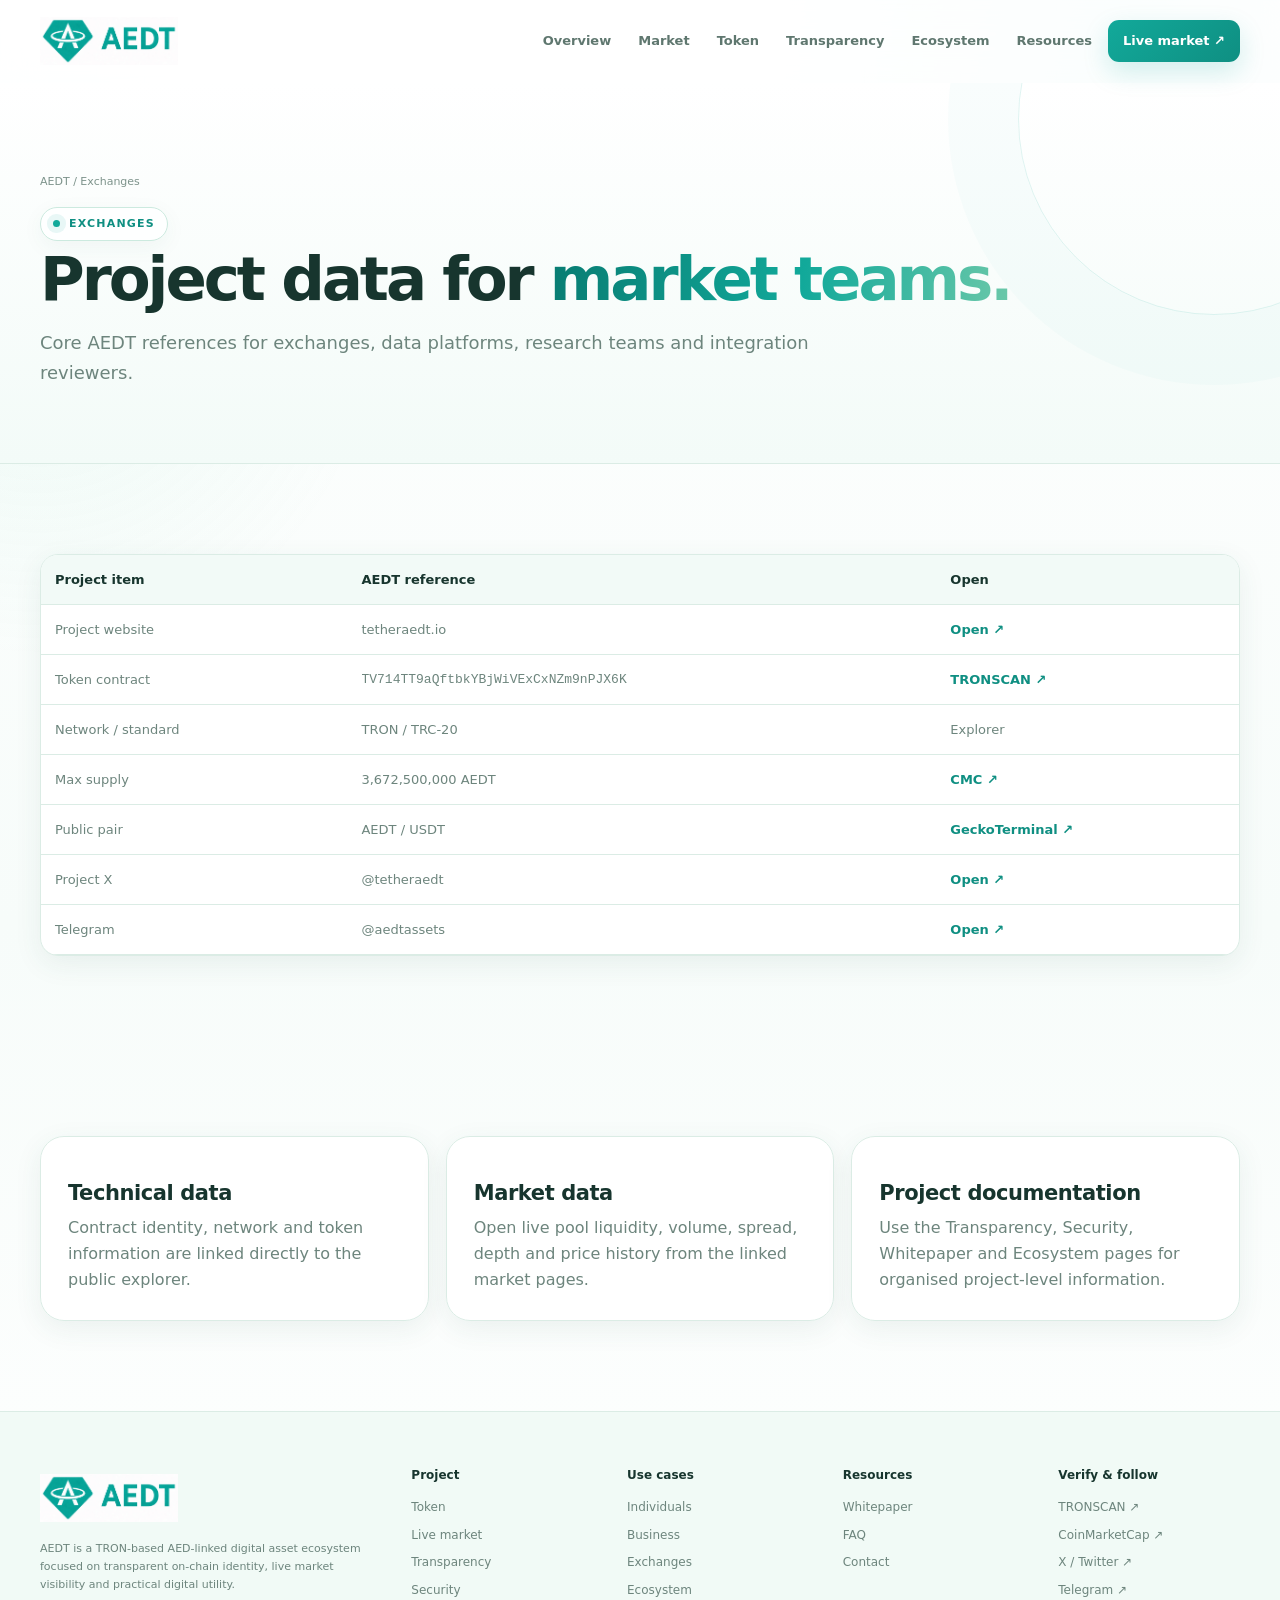
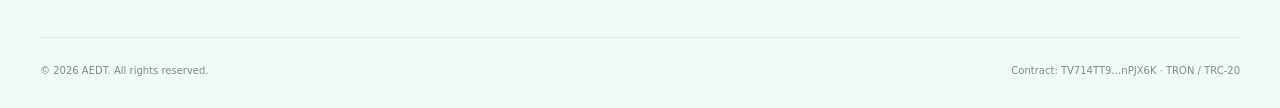
<file: exchanges.html>
<!DOCTYPE html>

<html lang="en"><head><meta charset="utf-8"/><meta content="width=device-width,initial-scale=1" name="viewport"/><title>AEDT for Exchanges — Review &amp; Listing Information</title><meta content="Exchange and market review information for AEDT including contract, network, supply, public pair, market links and project channels." name="description"/><meta content="#f7fcfa" name="theme-color"/><meta content="light" name="color-scheme"/><link href="assets/aedt-mark.png" rel="icon"/><link href="site.webmanifest" rel="manifest"/><link href="https://tetheraedt.io/exchanges.html" rel="canonical"/><meta content="AEDT for Exchanges — Review &amp; Listing Information" property="og:title"/><meta content="Exchange and market review information for AEDT including contract, network, supply, public pair, market links and project channels." property="og:description"/><meta content="website" property="og:type"/><meta content="https://tetheraedt.io/exchanges.html" property="og:url"/><meta content="https://tetheraedt.io/assets/social-card.png" property="og:image"/><meta content="summary_large_image" name="twitter:card"/><meta content="AEDT for Exchanges — Review &amp; Listing Information" name="twitter:title"/><meta content="Exchange and market review information for AEDT including contract, network, supply, public pair, market links and project channels." name="twitter:description"/><link href="assets/styles.css" rel="stylesheet"/><script type="application/ld+json">{"@context": "https://schema.org", "@type": "WebSite", "name": "AEDT", "url": "https://tetheraedt.io", "description": "TRON-based AED-linked digital asset ecosystem.", "sameAs": ["https://twitter.com/tetheraedt?s=21", "https://t.me/aedtassets", "https://coinmarketcap.com/currencies/aedt-tethered-aed/"]}</script></head><body><a class="skip" href="#main">Skip to content</a><header class="site-header"><div class="wrap navbar"><a class="brand" href="index.html"><img alt="AEDT" class="brand-wordmark" src="assets/aedt-wordmark.png"/></a><button aria-expanded="false" aria-label="Open menu" class="menu" data-menu="">☰</button><nav class="navlinks" data-nav=""><a class="" href="index.html">Overview</a><a class="" href="market.html">Market</a><a class="" href="token.html">Token</a><a class="" href="transparency.html">Transparency</a><a class="" href="ecosystem.html">Ecosystem</a><a class="" href="whitepaper.html">Resources</a><a class="nav-cta" href="https://www.geckoterminal.com/tron/pools/TAGdFL8kbuKEWhjYhHCwGxFGKsLs3MzFym" rel="noopener" target="_blank">Live market ↗</a></nav></div></header><main id="main"><section class="page-hero"><div class="wrap"><div class="crumb"><a href="index.html">AEDT</a> / Exchanges</div><span class="eyebrow"><span class="pulse"></span>Exchanges</span><h1>Project data for <span class="accent">market teams.</span></h1><p>Core AEDT references for exchanges, data platforms, research teams and integration reviewers.</p></div></section><section><div class="wrap"><div class="table-wrap"><table class="table"><thead><tr><th>Project item</th><th>AEDT reference</th><th>Open</th></tr></thead><tbody><tr><td>Project website</td><td>tetheraedt.io</td><td><a href="https://tetheraedt.io" target="_blank">Open ↗</a></td></tr><tr><td>Token contract</td><td class="mono">TV714TT9aQftbkYBjWiVExCxNZm9nPJX6K</td><td><a href="https://tronscan.org/#/token20/TV714TT9aQftbkYBjWiVExCxNZm9nPJX6K" target="_blank">TRONSCAN ↗</a></td></tr><tr><td>Network / standard</td><td>TRON / TRC-20</td><td>Explorer</td></tr><tr><td>Max supply</td><td>3,672,500,000 AEDT</td><td><a href="https://coinmarketcap.com/currencies/aedt-tethered-aed/" target="_blank">CMC ↗</a></td></tr><tr><td>Public pair</td><td>AEDT / USDT</td><td><a href="https://www.geckoterminal.com/tron/pools/TAGdFL8kbuKEWhjYhHCwGxFGKsLs3MzFym" target="_blank">GeckoTerminal ↗</a></td></tr><tr><td>Project X</td><td>@tetheraedt</td><td><a href="https://twitter.com/tetheraedt?s=21" target="_blank">Open ↗</a></td></tr><tr><td>Telegram</td><td>@aedtassets</td><td><a href="https://t.me/aedtassets" target="_blank">Open ↗</a></td></tr></tbody></table></div></div></section><section><div class="wrap"><div class="grid-3"><div class="card"><h3>Technical data</h3><p>Contract identity, network and token information are linked directly to the public explorer.</p></div><div class="card"><h3>Market data</h3><p>Open live pool liquidity, volume, spread, depth and price history from the linked market pages.</p></div><div class="card"><h3>Project documentation</h3><p>Use the Transparency, Security, Whitepaper and Ecosystem pages for organised project-level information.</p></div></div></div></section></main><footer class="site-footer"><div class="wrap"><div class="footer-grid"><div><a class="brand" href="index.html"><img alt="AEDT" class="brand-wordmark" src="assets/aedt-wordmark.png"/></a><p class="foot-note">AEDT is a TRON-based AED-linked digital asset ecosystem focused on transparent on-chain identity, live market visibility and practical digital utility.</p></div><div><h4>Project</h4><a href="token.html">Token</a><a href="market.html">Live market</a><a href="transparency.html">Transparency</a><a href="security.html">Security</a></div><div><h4>Use cases</h4><a href="individuals.html">Individuals</a><a href="business.html">Business</a><a href="exchanges.html">Exchanges</a><a href="ecosystem.html">Ecosystem</a></div><div><h4>Resources</h4><a href="whitepaper.html">Whitepaper</a><a href="faq.html">FAQ</a><a href="contact.html">Contact</a></div><div><h4>Verify &amp; follow</h4><a href="https://tronscan.org/#/token20/TV714TT9aQftbkYBjWiVExCxNZm9nPJX6K" rel="noopener" target="_blank">TRONSCAN ↗</a><a href="https://coinmarketcap.com/currencies/aedt-tethered-aed/" rel="noopener" target="_blank">CoinMarketCap ↗</a><a href="https://twitter.com/tetheraedt?s=21" rel="noopener" target="_blank">X / Twitter ↗</a><a href="https://t.me/aedtassets" rel="noopener" target="_blank">Telegram ↗</a></div></div><div class="copyright"><span>© <span data-year=""></span> AEDT. All rights reserved.</span><span>Contract: TV714TT9…nPJX6K · TRON / TRC-20</span></div></div></footer><div aria-live="polite" class="toast"></div><script src="assets/config.js"></script><script src="assets/app.js"></script><script>if('serviceWorker'in navigator&&location.protocol.startsWith('http'))addEventListener('load',()=>navigator.serviceWorker.register('assets/sw.js').catch(()=>{}));</script></body></html>
</file>
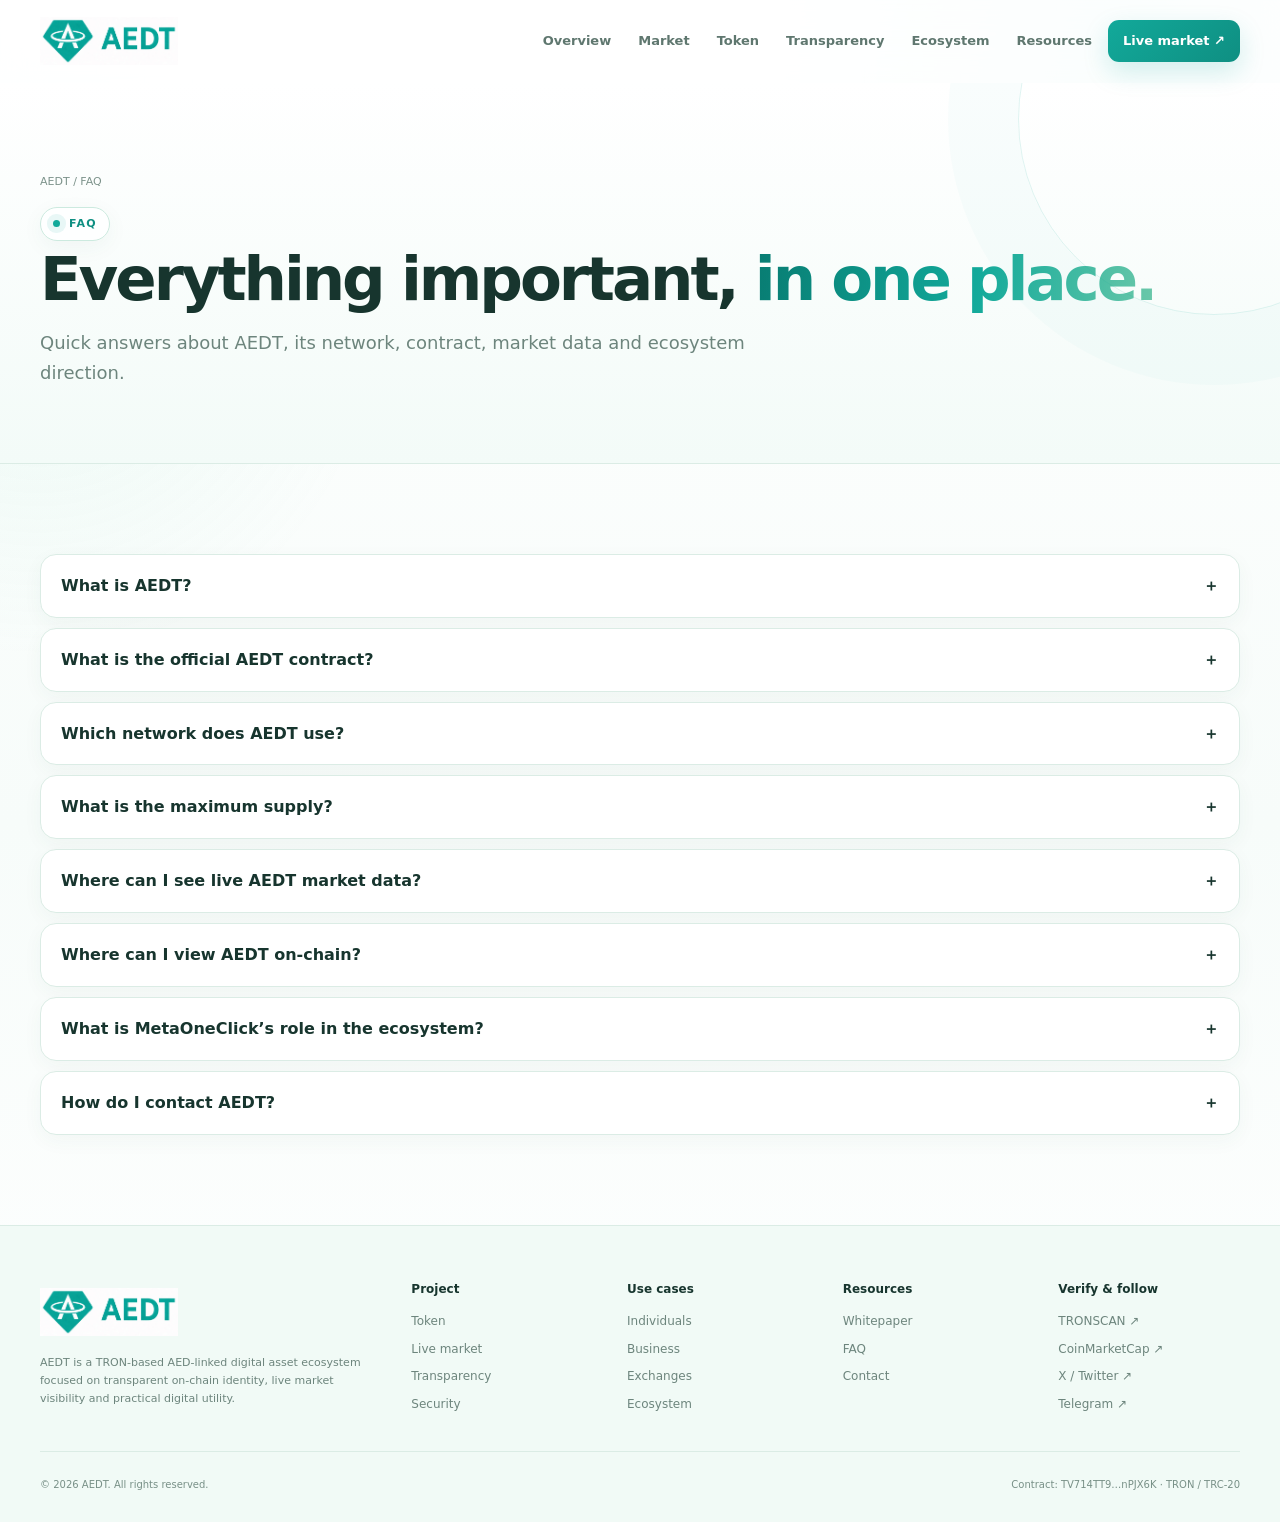
<file: faq.html>
<!DOCTYPE html>

<html lang="en"><head><meta charset="utf-8"/><meta content="width=device-width,initial-scale=1" name="viewport"/><title>AEDT FAQ — Project, Market &amp; Security Questions</title><meta content="Frequently asked questions about AEDT, its TRON contract, market positioning, Tether non-affiliation, security and MetaOneClick integration." name="description"/><meta content="#f7fcfa" name="theme-color"/><meta content="light" name="color-scheme"/><link href="assets/aedt-mark.png" rel="icon"/><link href="site.webmanifest" rel="manifest"/><link href="https://tetheraedt.io/faq.html" rel="canonical"/><meta content="AEDT FAQ — Project, Market &amp; Security Questions" property="og:title"/><meta content="Frequently asked questions about AEDT, its TRON contract, market positioning, Tether non-affiliation, security and MetaOneClick integration." property="og:description"/><meta content="website" property="og:type"/><meta content="https://tetheraedt.io/faq.html" property="og:url"/><meta content="https://tetheraedt.io/assets/social-card.png" property="og:image"/><meta content="summary_large_image" name="twitter:card"/><meta content="AEDT FAQ — Project, Market &amp; Security Questions" name="twitter:title"/><meta content="Frequently asked questions about AEDT, its TRON contract, market positioning, Tether non-affiliation, security and MetaOneClick integration." name="twitter:description"/><link href="assets/styles.css" rel="stylesheet"/><script type="application/ld+json">{"@context": "https://schema.org", "@type": "WebSite", "name": "AEDT", "url": "https://tetheraedt.io", "description": "TRON-based AED-linked digital asset ecosystem.", "sameAs": ["https://twitter.com/tetheraedt?s=21", "https://t.me/aedtassets", "https://coinmarketcap.com/currencies/aedt-tethered-aed/"]}</script></head><body><a class="skip" href="#main">Skip to content</a><header class="site-header"><div class="wrap navbar"><a class="brand" href="index.html"><img alt="AEDT" class="brand-wordmark" src="assets/aedt-wordmark.png"/></a><button aria-expanded="false" aria-label="Open menu" class="menu" data-menu="">☰</button><nav class="navlinks" data-nav=""><a class="" href="index.html">Overview</a><a class="" href="market.html">Market</a><a class="" href="token.html">Token</a><a class="" href="transparency.html">Transparency</a><a class="" href="ecosystem.html">Ecosystem</a><a class="" href="whitepaper.html">Resources</a><a class="nav-cta" href="https://www.geckoterminal.com/tron/pools/TAGdFL8kbuKEWhjYhHCwGxFGKsLs3MzFym" rel="noopener" target="_blank">Live market ↗</a></nav></div></header><main id="main"><section class="page-hero"><div class="wrap"><div class="crumb"><a href="index.html">AEDT</a> / FAQ</div><span class="eyebrow"><span class="pulse"></span>FAQ</span><h1>Everything important, <span class="accent">in one place.</span></h1><p>Quick answers about AEDT, its network, contract, market data and ecosystem direction.</p></div></section><section><div class="wrap"><div class="accordion"><div class="faq"><button type="button"><span>What is AEDT?</span><span>＋</span></button><div class="answer">AEDT is an AED-linked TRC-20 digital asset built on the TRON network with public on-chain identity, live market visibility and a growing utility ecosystem.</div></div><div class="faq"><button type="button"><span>What is the official AEDT contract?</span><span>＋</span></button><div class="answer">TV714TT9aQftbkYBjWiVExCxNZm9nPJX6K</div></div><div class="faq"><button type="button"><span>Which network does AEDT use?</span><span>＋</span></button><div class="answer">AEDT uses TRON and the TRC-20 token standard.</div></div><div class="faq"><button type="button"><span>What is the maximum supply?</span><span>＋</span></button><div class="answer">The published maximum supply is 3,672,500,000 AEDT.</div></div><div class="faq"><button type="button"><span>Where can I see live AEDT market data?</span><span>＋</span></button><div class="answer">Use the AEDT live market dashboard or open GeckoTerminal, CMC DEX and CoinMarketCap from the website.</div></div><div class="faq"><button type="button"><span>Where can I view AEDT on-chain?</span><span>＋</span></button><div class="answer">Open the official contract directly on TRONSCAN from the Token or Transparency page.</div></div><div class="faq"><button type="button"><span>What is MetaOneClick’s role in the ecosystem?</span><span>＋</span></button><div class="answer">MetaOneClick is the digital execution layer for website, Web3, branding, AI automation and business-integration workflows connected to the AEDT ecosystem roadmap.</div></div><div class="faq"><button type="button"><span>How do I contact AEDT?</span><span>＋</span></button><div class="answer">Use the AEDT X and Telegram channels for project/community contact. For MetaOneClick ecosystem and technical integration enquiries, use contact@metaoneclick.com.</div></div></div></div></section></main><footer class="site-footer"><div class="wrap"><div class="footer-grid"><div><a class="brand" href="index.html"><img alt="AEDT" class="brand-wordmark" src="assets/aedt-wordmark.png"/></a><p class="foot-note">AEDT is a TRON-based AED-linked digital asset ecosystem focused on transparent on-chain identity, live market visibility and practical digital utility.</p></div><div><h4>Project</h4><a href="token.html">Token</a><a href="market.html">Live market</a><a href="transparency.html">Transparency</a><a href="security.html">Security</a></div><div><h4>Use cases</h4><a href="individuals.html">Individuals</a><a href="business.html">Business</a><a href="exchanges.html">Exchanges</a><a href="ecosystem.html">Ecosystem</a></div><div><h4>Resources</h4><a href="whitepaper.html">Whitepaper</a><a href="faq.html">FAQ</a><a href="contact.html">Contact</a></div><div><h4>Verify &amp; follow</h4><a href="https://tronscan.org/#/token20/TV714TT9aQftbkYBjWiVExCxNZm9nPJX6K" rel="noopener" target="_blank">TRONSCAN ↗</a><a href="https://coinmarketcap.com/currencies/aedt-tethered-aed/" rel="noopener" target="_blank">CoinMarketCap ↗</a><a href="https://twitter.com/tetheraedt?s=21" rel="noopener" target="_blank">X / Twitter ↗</a><a href="https://t.me/aedtassets" rel="noopener" target="_blank">Telegram ↗</a></div></div><div class="copyright"><span>© <span data-year=""></span> AEDT. All rights reserved.</span><span>Contract: TV714TT9…nPJX6K · TRON / TRC-20</span></div></div></footer><div aria-live="polite" class="toast"></div><script src="assets/config.js"></script><script src="assets/app.js"></script><script>if('serviceWorker'in navigator&&location.protocol.startsWith('http'))addEventListener('load',()=>navigator.serviceWorker.register('assets/sw.js').catch(()=>{}));</script></body></html>
</file>
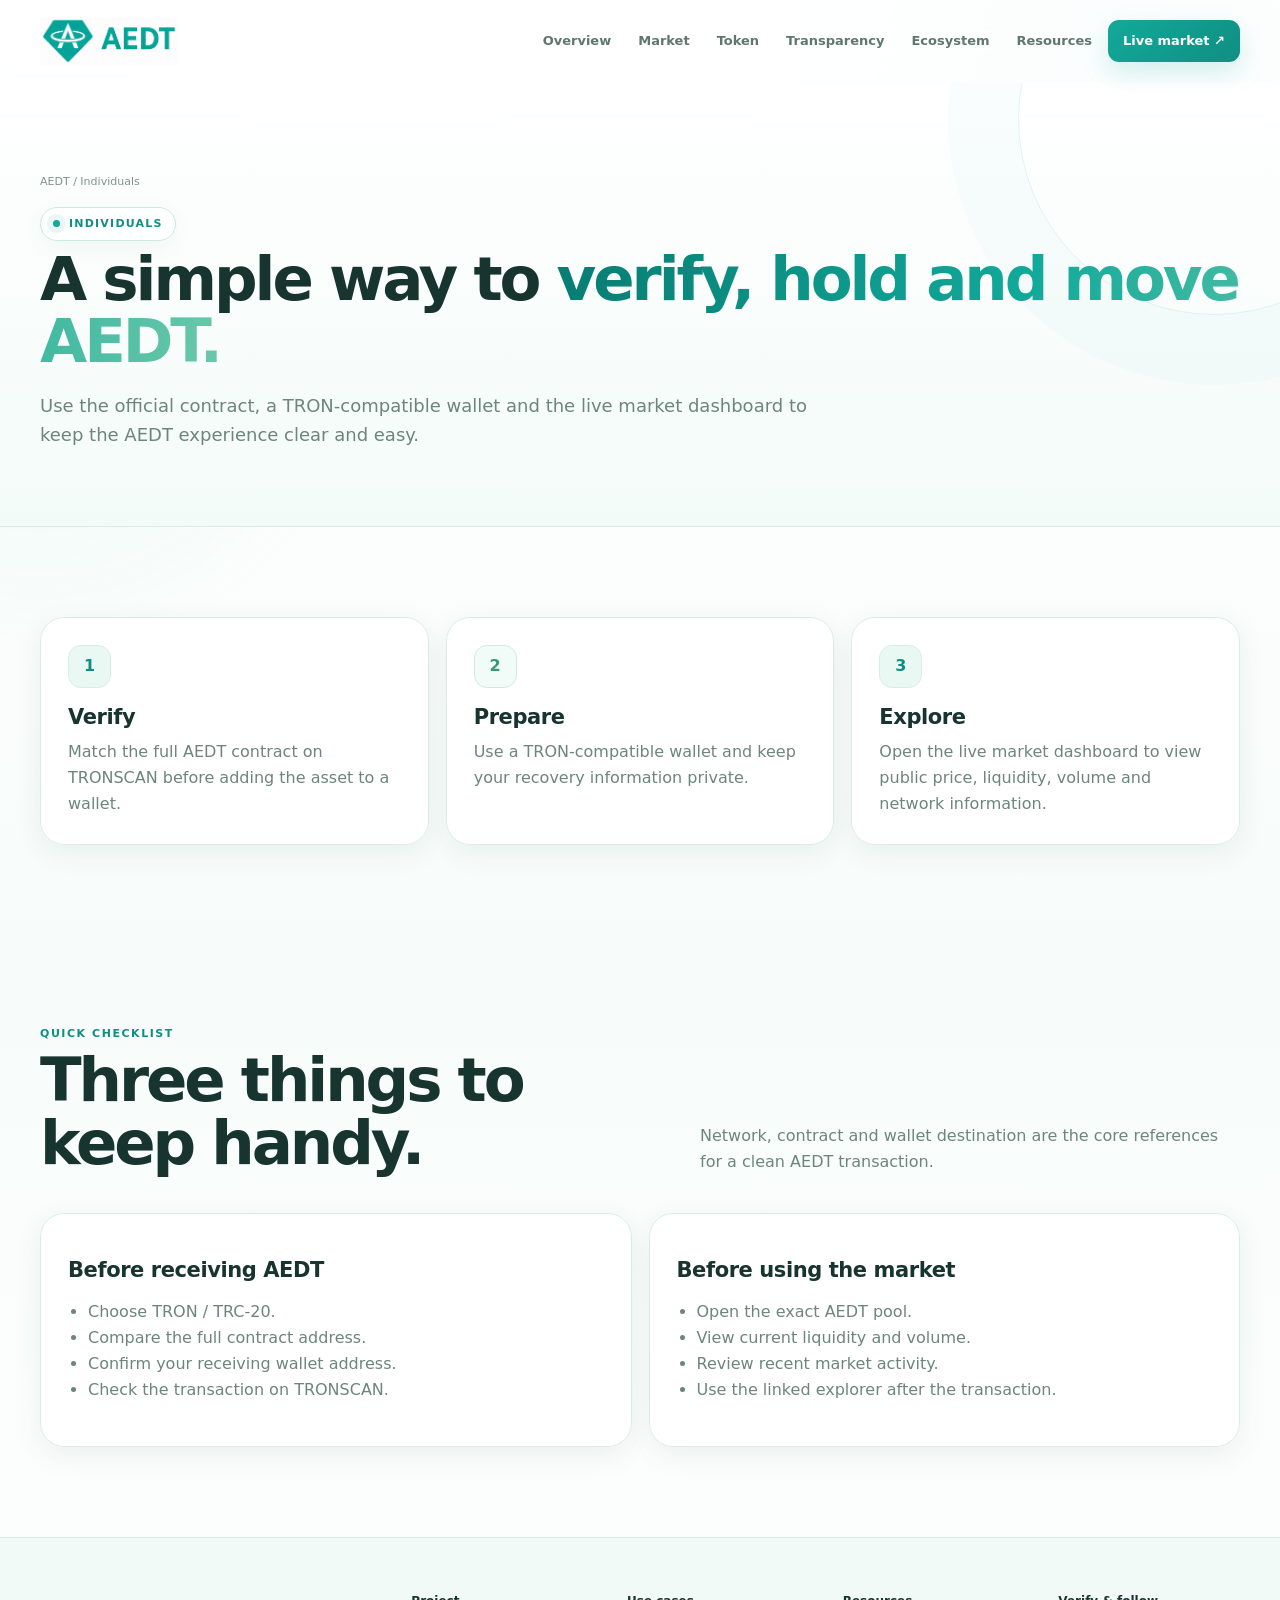
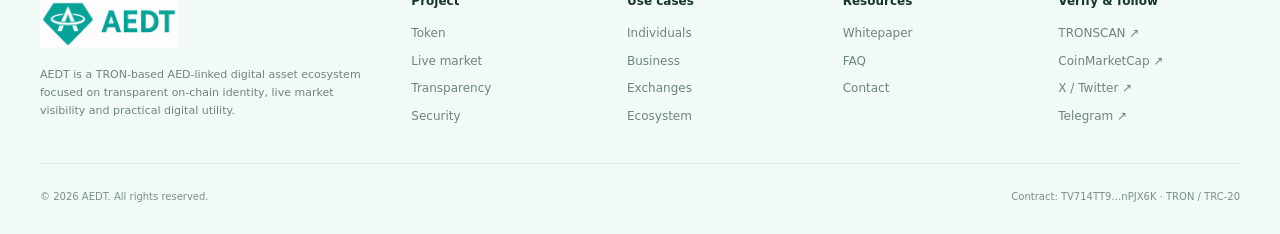
<file: individuals.html>
<!DOCTYPE html>

<html lang="en"><head><meta charset="utf-8"/><meta content="width=device-width,initial-scale=1" name="viewport"/><title>AEDT for Individuals — Verify, Hold &amp; Transfer</title><meta content="Practical AEDT guidance for individuals covering wallet verification, market checks, transfers and security hygiene." name="description"/><meta content="#f7fcfa" name="theme-color"/><meta content="light" name="color-scheme"/><link href="assets/aedt-mark.png" rel="icon"/><link href="site.webmanifest" rel="manifest"/><link href="https://tetheraedt.io/individuals.html" rel="canonical"/><meta content="AEDT for Individuals — Verify, Hold &amp; Transfer" property="og:title"/><meta content="Practical AEDT guidance for individuals covering wallet verification, market checks, transfers and security hygiene." property="og:description"/><meta content="website" property="og:type"/><meta content="https://tetheraedt.io/individuals.html" property="og:url"/><meta content="https://tetheraedt.io/assets/social-card.png" property="og:image"/><meta content="summary_large_image" name="twitter:card"/><meta content="AEDT for Individuals — Verify, Hold &amp; Transfer" name="twitter:title"/><meta content="Practical AEDT guidance for individuals covering wallet verification, market checks, transfers and security hygiene." name="twitter:description"/><link href="assets/styles.css" rel="stylesheet"/><script type="application/ld+json">{"@context": "https://schema.org", "@type": "WebSite", "name": "AEDT", "url": "https://tetheraedt.io", "description": "TRON-based AED-linked digital asset ecosystem.", "sameAs": ["https://twitter.com/tetheraedt?s=21", "https://t.me/aedtassets", "https://coinmarketcap.com/currencies/aedt-tethered-aed/"]}</script></head><body><a class="skip" href="#main">Skip to content</a><header class="site-header"><div class="wrap navbar"><a class="brand" href="index.html"><img alt="AEDT" class="brand-wordmark" src="assets/aedt-wordmark.png"/></a><button aria-expanded="false" aria-label="Open menu" class="menu" data-menu="">☰</button><nav class="navlinks" data-nav=""><a class="" href="index.html">Overview</a><a class="" href="market.html">Market</a><a class="" href="token.html">Token</a><a class="" href="transparency.html">Transparency</a><a class="" href="ecosystem.html">Ecosystem</a><a class="" href="whitepaper.html">Resources</a><a class="nav-cta" href="https://www.geckoterminal.com/tron/pools/TAGdFL8kbuKEWhjYhHCwGxFGKsLs3MzFym" rel="noopener" target="_blank">Live market ↗</a></nav></div></header><main id="main"><section class="page-hero"><div class="wrap"><div class="crumb"><a href="index.html">AEDT</a> / Individuals</div><span class="eyebrow"><span class="pulse"></span>Individuals</span><h1>A simple way to <span class="accent">verify, hold and move AEDT.</span></h1><p>Use the official contract, a TRON-compatible wallet and the live market dashboard to keep the AEDT experience clear and easy.</p></div></section><section><div class="wrap"><div class="grid-3"><div class="card"><div class="icon">1</div><h3>Verify</h3><p>Match the full AEDT contract on TRONSCAN before adding the asset to a wallet.</p></div><div class="card"><div class="icon gold-icon">2</div><h3>Prepare</h3><p>Use a TRON-compatible wallet and keep your recovery information private.</p></div><div class="card"><div class="icon">3</div><h3>Explore</h3><p>Open the live market dashboard to view public price, liquidity, volume and network information.</p></div></div></div></section><section><div class="wrap"><div class="section-head"><div><div class="kicker">Quick checklist</div><h2>Three things to keep handy.</h2></div><p>Network, contract and wallet destination are the core references for a clean AEDT transaction.</p></div><div class="grid-2"><div class="card"><h3>Before receiving AEDT</h3><ul><li>Choose TRON / TRC-20.</li><li>Compare the full contract address.</li><li>Confirm your receiving wallet address.</li><li>Check the transaction on TRONSCAN.</li></ul></div><div class="card"><h3>Before using the market</h3><ul><li>Open the exact AEDT pool.</li><li>View current liquidity and volume.</li><li>Review recent market activity.</li><li>Use the linked explorer after the transaction.</li></ul></div></div></div></section></main><footer class="site-footer"><div class="wrap"><div class="footer-grid"><div><a class="brand" href="index.html"><img alt="AEDT" class="brand-wordmark" src="assets/aedt-wordmark.png"/></a><p class="foot-note">AEDT is a TRON-based AED-linked digital asset ecosystem focused on transparent on-chain identity, live market visibility and practical digital utility.</p></div><div><h4>Project</h4><a href="token.html">Token</a><a href="market.html">Live market</a><a href="transparency.html">Transparency</a><a href="security.html">Security</a></div><div><h4>Use cases</h4><a href="individuals.html">Individuals</a><a href="business.html">Business</a><a href="exchanges.html">Exchanges</a><a href="ecosystem.html">Ecosystem</a></div><div><h4>Resources</h4><a href="whitepaper.html">Whitepaper</a><a href="faq.html">FAQ</a><a href="contact.html">Contact</a></div><div><h4>Verify &amp; follow</h4><a href="https://tronscan.org/#/token20/TV714TT9aQftbkYBjWiVExCxNZm9nPJX6K" rel="noopener" target="_blank">TRONSCAN ↗</a><a href="https://coinmarketcap.com/currencies/aedt-tethered-aed/" rel="noopener" target="_blank">CoinMarketCap ↗</a><a href="https://twitter.com/tetheraedt?s=21" rel="noopener" target="_blank">X / Twitter ↗</a><a href="https://t.me/aedtassets" rel="noopener" target="_blank">Telegram ↗</a></div></div><div class="copyright"><span>© <span data-year=""></span> AEDT. All rights reserved.</span><span>Contract: TV714TT9…nPJX6K · TRON / TRC-20</span></div></div></footer><div aria-live="polite" class="toast"></div><script src="assets/config.js"></script><script src="assets/app.js"></script><script>if('serviceWorker'in navigator&&location.protocol.startsWith('http'))addEventListener('load',()=>navigator.serviceWorker.register('assets/sw.js').catch(()=>{}));</script></body></html>
</file>
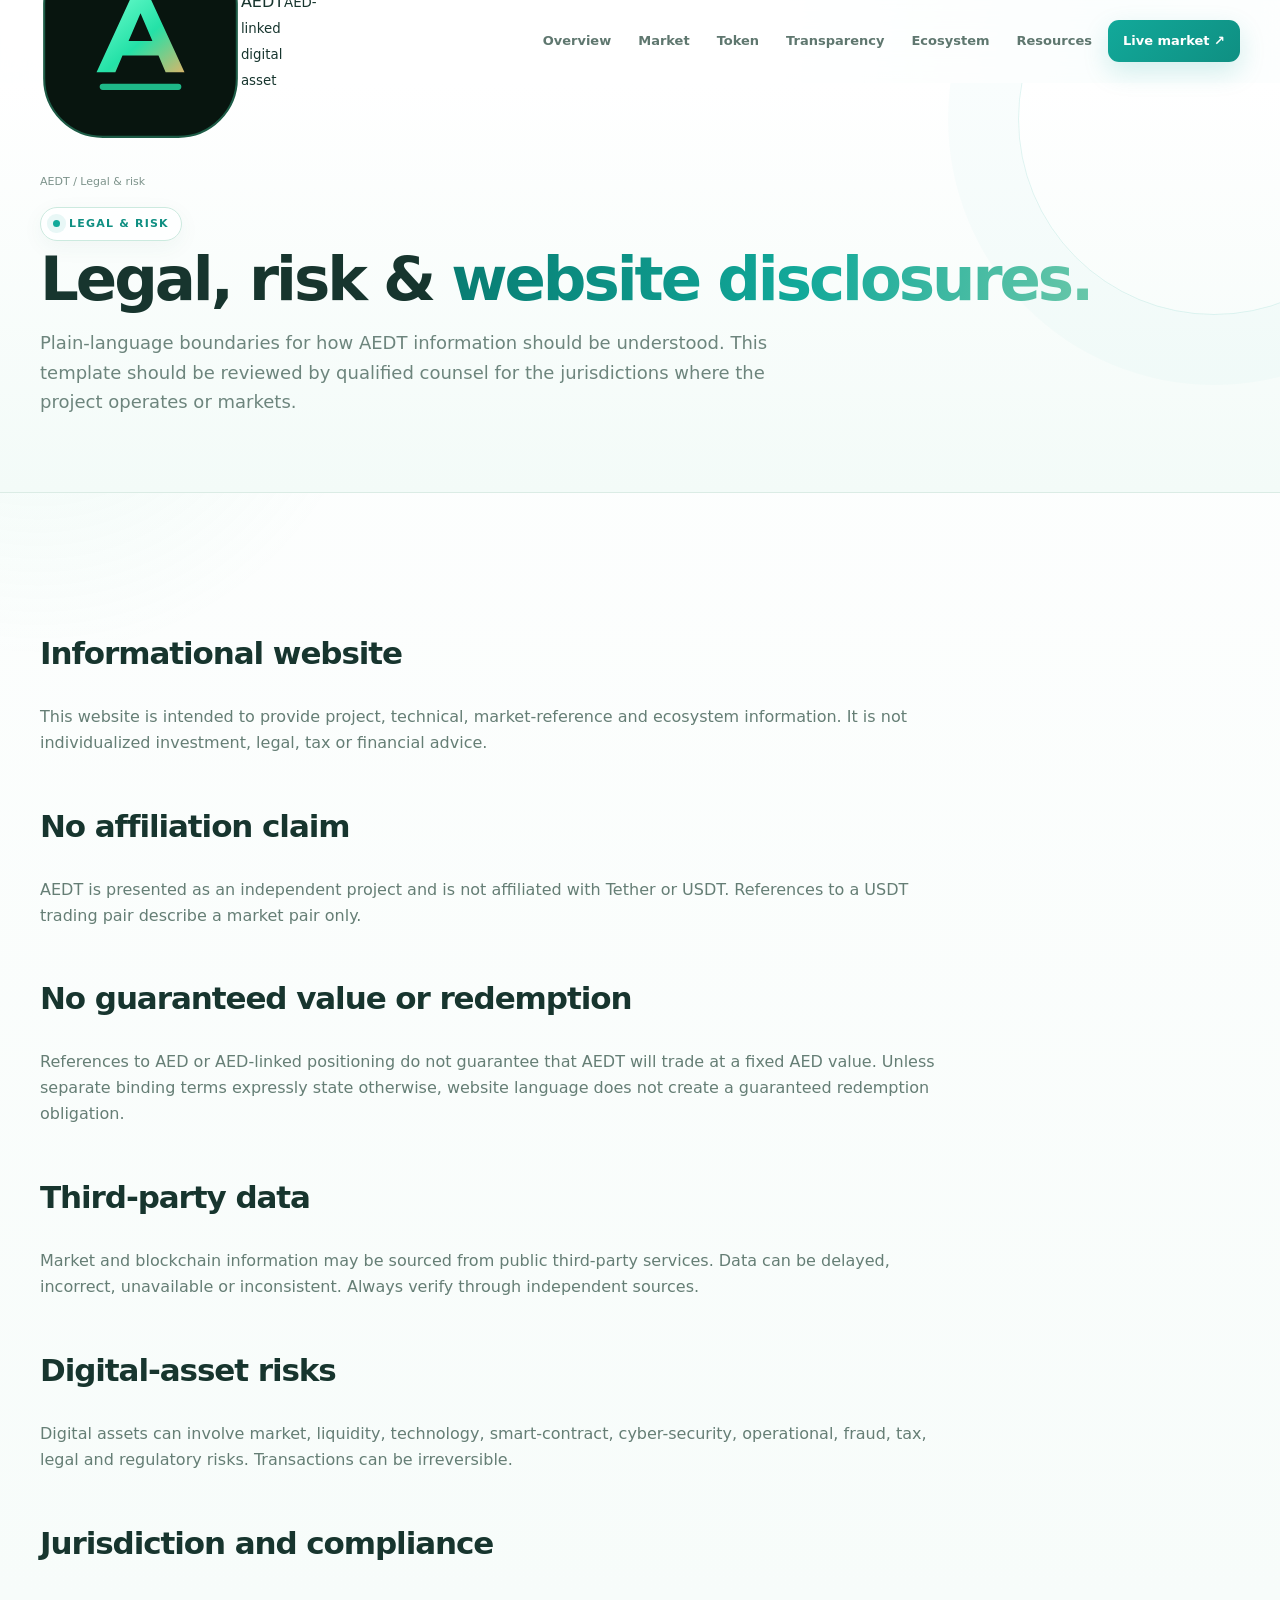
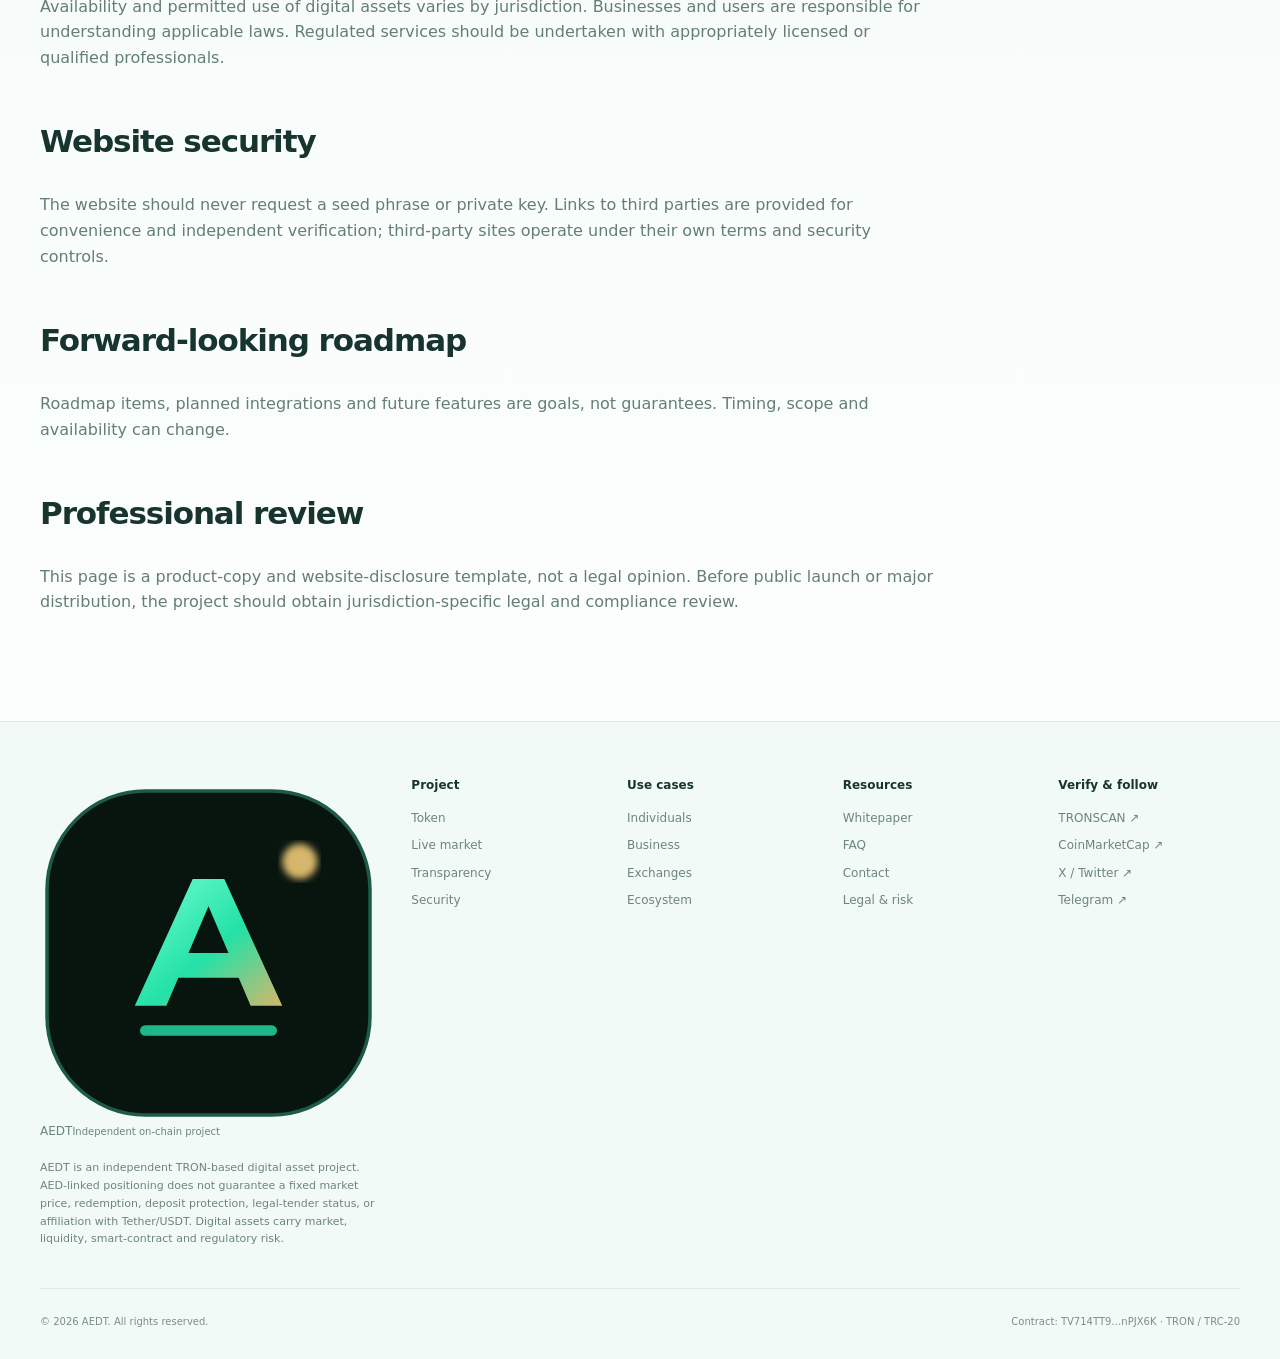
<file: legal.html>
<!doctype html><html lang="en"><head><meta charset="utf-8"><meta name="viewport" content="width=device-width,initial-scale=1"><title>AEDT Legal &amp; Risk Disclosures</title><meta name="description" content="AEDT website legal and risk disclosures covering market data, value, non-affiliation, digital-asset risk, third-party services and compliance."><meta name="theme-color" content="#050a08"><meta name="color-scheme" content="dark"><link rel="icon" href="assets/logo.svg"><link rel="manifest" href="site.webmanifest"><link rel="canonical" href="https://tetheraedt.io/legal.html"><meta property="og:title" content="AEDT Legal &amp; Risk Disclosures"><meta property="og:description" content="AEDT website legal and risk disclosures covering market data, value, non-affiliation, digital-asset risk, third-party services and compliance."><meta property="og:type" content="website"><meta property="og:url" content="https://tetheraedt.io/legal.html"><meta property="og:image" content="https://tetheraedt.io/assets/social-card.svg"><meta name="twitter:card" content="summary_large_image"><meta name="twitter:title" content="AEDT Legal &amp; Risk Disclosures"><meta name="twitter:description" content="AEDT website legal and risk disclosures covering market data, value, non-affiliation, digital-asset risk, third-party services and compliance."><link rel="stylesheet" href="assets/styles.css"><script type="application/ld+json">{"@context": "https://schema.org", "@type": "WebSite", "name": "AEDT", "url": "https://tetheraedt.io", "description": "Independent TRON-based AED-linked digital asset project.", "sameAs": ["https://twitter.com/tetheraedt?s=21", "https://t.me/aedtassets", "https://coinmarketcap.com/currencies/aedt-tethered-aed/"]}</script></head><body><a class="skip" href="#main">Skip to content</a><header class="site-header"><div class="wrap navbar"><a class="brand" href="index.html"><img src="assets/logo.svg" alt="AEDT logo"><span class="brand-name">AEDT<small>AED-linked digital asset</small></span></a><button class="menu" data-menu aria-expanded="false" aria-label="Open menu">☰</button><nav class="navlinks" data-nav><a class="" href="index.html">Overview</a><a class="" href="market.html">Market</a><a class="" href="token.html">Token</a><a class="" href="transparency.html">Transparency</a><a class="" href="ecosystem.html">Ecosystem</a><a class="" href="whitepaper.html">Resources</a><a class="nav-cta" href="https://www.geckoterminal.com/tron/pools/TAGdFL8kbuKEWhjYhHCwGxFGKsLs3MzFym" target="_blank" rel="noopener">Live market ↗</a></nav></div></header><main id="main"><section class="page-hero"><div class="wrap"><div class="crumb"><a href="index.html">AEDT</a> / Legal &amp; risk</div><span class="eyebrow"><span class="pulse"></span>Legal &amp; risk</span><h1>Legal, risk & <span class="accent">website disclosures.</span></h1><p>Plain-language boundaries for how AEDT information should be understood. This template should be reviewed by qualified counsel for the jurisdictions where the project operates or markets.</p></div></section><section><div class="wrap"><article class="prose"><h2>Informational website</h2><p>This website is intended to provide project, technical, market-reference and ecosystem information. It is not individualized investment, legal, tax or financial advice.</p><h2>No affiliation claim</h2><p>AEDT is presented as an independent project and is not affiliated with Tether or USDT. References to a USDT trading pair describe a market pair only.</p><h2>No guaranteed value or redemption</h2><p>References to AED or AED-linked positioning do not guarantee that AEDT will trade at a fixed AED value. Unless separate binding terms expressly state otherwise, website language does not create a guaranteed redemption obligation.</p><h2>Third-party data</h2><p>Market and blockchain information may be sourced from public third-party services. Data can be delayed, incorrect, unavailable or inconsistent. Always verify through independent sources.</p><h2>Digital-asset risks</h2><p>Digital assets can involve market, liquidity, technology, smart-contract, cyber-security, operational, fraud, tax, legal and regulatory risks. Transactions can be irreversible.</p><h2>Jurisdiction and compliance</h2><p>Availability and permitted use of digital assets varies by jurisdiction. Businesses and users are responsible for understanding applicable laws. Regulated services should be undertaken with appropriately licensed or qualified professionals.</p><h2>Website security</h2><p>The website should never request a seed phrase or private key. Links to third parties are provided for convenience and independent verification; third-party sites operate under their own terms and security controls.</p><h2>Forward-looking roadmap</h2><p>Roadmap items, planned integrations and future features are goals, not guarantees. Timing, scope and availability can change.</p><h2>Professional review</h2><p>This page is a product-copy and website-disclosure template, not a legal opinion. Before public launch or major distribution, the project should obtain jurisdiction-specific legal and compliance review.</p></article></div></section></main><footer class="site-footer"><div class="wrap"><div class="footer-grid"><div><a class="brand" href="index.html"><img src="assets/logo.svg" alt="AEDT"><span class="brand-name">AEDT<small>Independent on-chain project</small></span></a><p class="foot-note">AEDT is an independent TRON-based digital asset project. AED-linked positioning does not guarantee a fixed market price, redemption, deposit protection, legal-tender status, or affiliation with Tether/USDT. Digital assets carry market, liquidity, smart-contract and regulatory risk.</p></div><div><h4>Project</h4><a href="token.html">Token</a><a href="market.html">Live market</a><a href="transparency.html">Transparency</a><a href="security.html">Security</a></div><div><h4>Use cases</h4><a href="individuals.html">Individuals</a><a href="business.html">Business</a><a href="exchanges.html">Exchanges</a><a href="ecosystem.html">Ecosystem</a></div><div><h4>Resources</h4><a href="whitepaper.html">Whitepaper</a><a href="faq.html">FAQ</a><a href="contact.html">Contact</a><a href="legal.html">Legal & risk</a></div><div><h4>Verify & follow</h4><a href="https://tronscan.org/#/token20/TV714TT9aQftbkYBjWiVExCxNZm9nPJX6K" target="_blank" rel="noopener">TRONSCAN ↗</a><a href="https://coinmarketcap.com/currencies/aedt-tethered-aed/" target="_blank" rel="noopener">CoinMarketCap ↗</a><a href="https://twitter.com/tetheraedt?s=21" target="_blank" rel="noopener">X / Twitter ↗</a><a href="https://t.me/aedtassets" target="_blank" rel="noopener">Telegram ↗</a></div></div><div class="copyright"><span>© <span data-year></span> AEDT. All rights reserved.</span><span>Contract: TV714TT9…nPJX6K · TRON / TRC-20</span></div></div></footer><div class="toast" aria-live="polite"></div><script src="assets/config.js"></script><script src="assets/app.js"></script><script>if('serviceWorker'in navigator&&location.protocol.startsWith('http'))addEventListener('load',()=>navigator.serviceWorker.register('assets/sw.js').catch(()=>{}));</script></body></html>
</file>
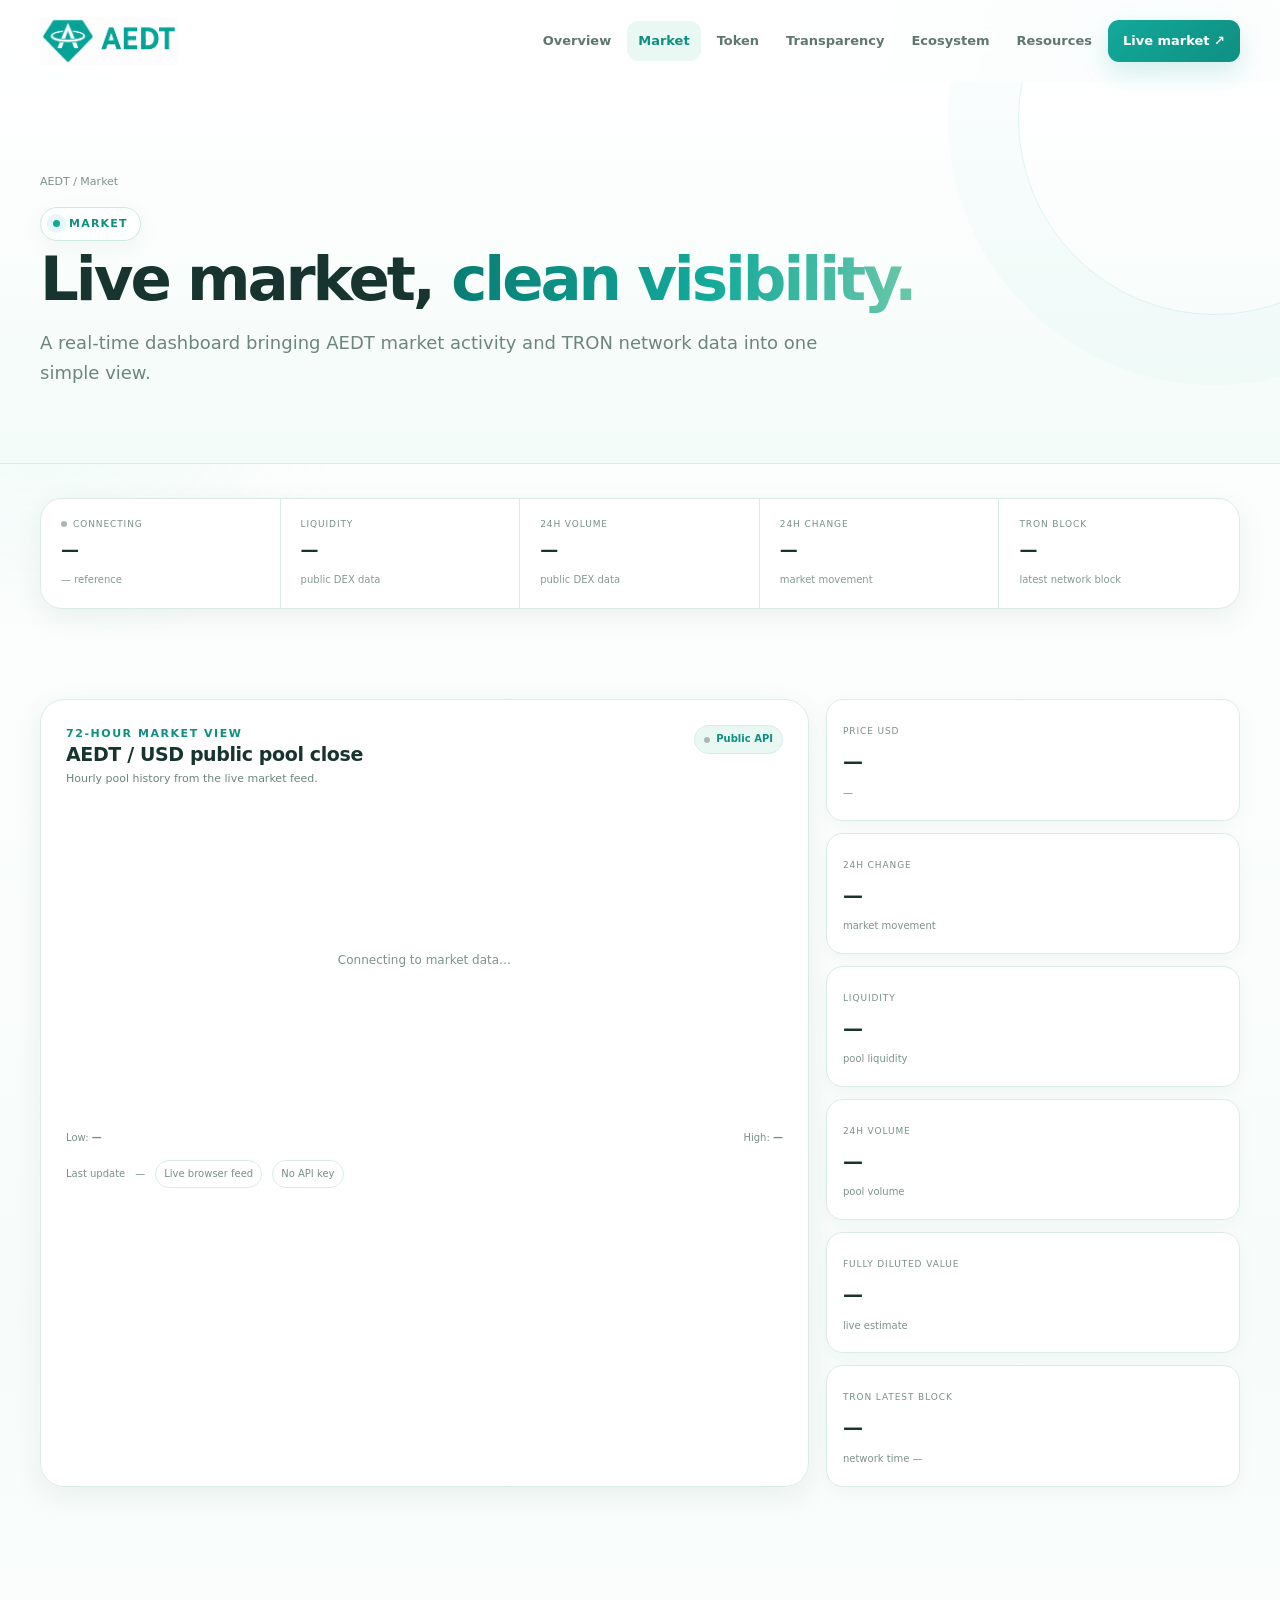
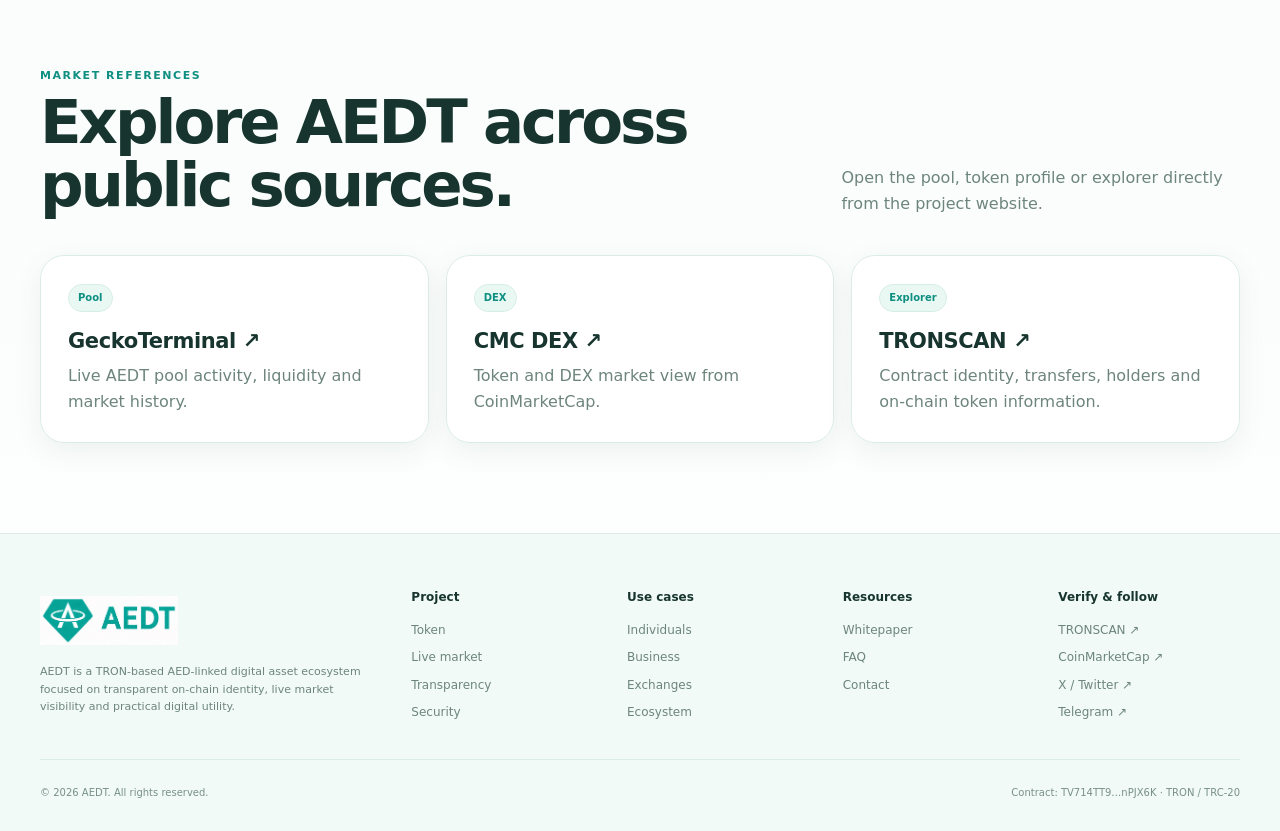
<file: market.html>
<!DOCTYPE html>

<html lang="en"><head><meta charset="utf-8"/><meta content="width=device-width,initial-scale=1" name="viewport"/><title>AEDT Live Market Dashboard</title><meta content="Live AEDT market dashboard with public DEX estimates, TRON network state, charting and public verification links." name="description"/><meta content="#f7fcfa" name="theme-color"/><meta content="light" name="color-scheme"/><link href="assets/aedt-mark.png" rel="icon"/><link href="site.webmanifest" rel="manifest"/><link href="https://tetheraedt.io/market.html" rel="canonical"/><meta content="AEDT Live Market Dashboard" property="og:title"/><meta content="Live AEDT market dashboard with public DEX estimates, TRON network state, charting and public verification links." property="og:description"/><meta content="website" property="og:type"/><meta content="https://tetheraedt.io/market.html" property="og:url"/><meta content="https://tetheraedt.io/assets/social-card.png" property="og:image"/><meta content="summary_large_image" name="twitter:card"/><meta content="AEDT Live Market Dashboard" name="twitter:title"/><meta content="Live AEDT market dashboard with public DEX estimates, TRON network state, charting and public verification links." name="twitter:description"/><link href="assets/styles.css" rel="stylesheet"/><script type="application/ld+json">{"@context": "https://schema.org", "@type": "WebSite", "name": "AEDT", "url": "https://tetheraedt.io", "description": "TRON-based AED-linked digital asset ecosystem.", "sameAs": ["https://twitter.com/tetheraedt?s=21", "https://t.me/aedtassets", "https://coinmarketcap.com/currencies/aedt-tethered-aed/"]}</script></head><body><a class="skip" href="#main">Skip to content</a><header class="site-header"><div class="wrap navbar"><a class="brand" href="index.html"><img alt="AEDT" class="brand-wordmark" src="assets/aedt-wordmark.png"/></a><button aria-expanded="false" aria-label="Open menu" class="menu" data-menu="">☰</button><nav class="navlinks" data-nav=""><a class="" href="index.html">Overview</a><a class="active" href="market.html">Market</a><a class="" href="token.html">Token</a><a class="" href="transparency.html">Transparency</a><a class="" href="ecosystem.html">Ecosystem</a><a class="" href="whitepaper.html">Resources</a><a class="nav-cta" href="https://www.geckoterminal.com/tron/pools/TAGdFL8kbuKEWhjYhHCwGxFGKsLs3MzFym" rel="noopener" target="_blank">Live market ↗</a></nav></div></header><main id="main"><section class="page-hero"><div class="wrap"><div class="crumb"><a href="index.html">AEDT</a> / Market</div><span class="eyebrow"><span class="pulse"></span>Market</span><h1>Live market, <span class="accent">clean visibility.</span></h1><p>A real-time dashboard bringing AEDT market activity and TRON network data into one simple view.</p></div></section><div class="liveband"><div class="wrap"><div class="livebar"><div class="livecell"><small><span class="statusdot" data-statusdot=""></span><span data-live="status">Connecting</span></small><strong data-live="price">—</strong><span class="sub"><span data-live="priceAed">—</span> reference</span></div><div class="livecell"><small>Liquidity</small><strong data-live="liquidity">—</strong><span class="sub">public DEX data</span></div><div class="livecell"><small>24h volume</small><strong data-live="volume">—</strong><span class="sub">public DEX data</span></div><div class="livecell"><small>24h change</small><strong data-live="change">—</strong><span class="sub">market movement</span></div><div class="livecell"><small>TRON block</small><strong data-live="block">—</strong><span class="sub">latest network block</span></div></div></div></div><section><div class="wrap"><div class="market-layout"><div class="card chart-card"><div class="chart-head"><div><div class="kicker">72-hour market view</div><h3>AEDT / USD public pool close</h3><p>Hourly pool history from the live market feed.</p></div><span class="badge"><span class="statusdot" data-statusdot=""></span><span data-live="source">Public API</span></span></div><div class="chart-wrap"><svg aria-label="AEDT price chart" data-chart="" preserveaspectratio="none" viewbox="0 0 900 300"></svg><div class="chart-empty">Connecting to market data…</div></div><div class="chart-meta"><span>Low: <b data-live="chartLow">—</b></span><span>High: <b data-live="chartHigh">—</b></span></div><div class="source-row">Last update <span data-live="updated">—</span><span class="source-pill">Live browser feed</span><span class="source-pill">No API key</span></div></div><div class="metric-stack"><div class="metric"><small>Price USD</small><b data-live="price">—</b><span data-live="priceAed">—</span></div><div class="metric"><small>24h change</small><b data-live="change">—</b><span>market movement</span></div><div class="metric"><small>Liquidity</small><b data-live="liquidity">—</b><span>pool liquidity</span></div><div class="metric"><small>24h volume</small><b data-live="volume">—</b><span>pool volume</span></div><div class="metric"><small>Fully diluted value</small><b data-live="fdv">—</b><span>live estimate</span></div><div class="metric"><small>TRON latest block</small><b data-live="block">—</b><span>network time <span data-live="blocktime">—</span></span></div></div></div></div></section><section><div class="wrap"><div class="section-head"><div><div class="kicker">Market references</div><h2>Explore AEDT across public sources.</h2></div><p>Open the pool, token profile or explorer directly from the project website.</p></div><div class="grid-3"><a class="card" href="https://www.geckoterminal.com/tron/pools/TAGdFL8kbuKEWhjYhHCwGxFGKsLs3MzFym" rel="noopener" target="_blank"><span class="badge">Pool</span><h3>GeckoTerminal ↗</h3><p>Live AEDT pool activity, liquidity and market history.</p></a><a class="card" href="https://dex.coinmarketcap.com/token/tron/TV714TT9aQftbkYBjWiVExCxNZm9nPJX6K/" rel="noopener" target="_blank"><span class="badge">DEX</span><h3>CMC DEX ↗</h3><p>Token and DEX market view from CoinMarketCap.</p></a><a class="card" href="https://tronscan.org/#/token20/TV714TT9aQftbkYBjWiVExCxNZm9nPJX6K" rel="noopener" target="_blank"><span class="badge">Explorer</span><h3>TRONSCAN ↗</h3><p>Contract identity, transfers, holders and on-chain token information.</p></a></div></div></section></main><footer class="site-footer"><div class="wrap"><div class="footer-grid"><div><a class="brand" href="index.html"><img alt="AEDT" class="brand-wordmark" src="assets/aedt-wordmark.png"/></a><p class="foot-note">AEDT is a TRON-based AED-linked digital asset ecosystem focused on transparent on-chain identity, live market visibility and practical digital utility.</p></div><div><h4>Project</h4><a href="token.html">Token</a><a href="market.html">Live market</a><a href="transparency.html">Transparency</a><a href="security.html">Security</a></div><div><h4>Use cases</h4><a href="individuals.html">Individuals</a><a href="business.html">Business</a><a href="exchanges.html">Exchanges</a><a href="ecosystem.html">Ecosystem</a></div><div><h4>Resources</h4><a href="whitepaper.html">Whitepaper</a><a href="faq.html">FAQ</a><a href="contact.html">Contact</a></div><div><h4>Verify &amp; follow</h4><a href="https://tronscan.org/#/token20/TV714TT9aQftbkYBjWiVExCxNZm9nPJX6K" rel="noopener" target="_blank">TRONSCAN ↗</a><a href="https://coinmarketcap.com/currencies/aedt-tethered-aed/" rel="noopener" target="_blank">CoinMarketCap ↗</a><a href="https://twitter.com/tetheraedt?s=21" rel="noopener" target="_blank">X / Twitter ↗</a><a href="https://t.me/aedtassets" rel="noopener" target="_blank">Telegram ↗</a></div></div><div class="copyright"><span>© <span data-year=""></span> AEDT. All rights reserved.</span><span>Contract: TV714TT9…nPJX6K · TRON / TRC-20</span></div></div></footer><div aria-live="polite" class="toast"></div><script src="assets/config.js"></script><script src="assets/app.js"></script><script>if('serviceWorker'in navigator&&location.protocol.startsWith('http'))addEventListener('load',()=>navigator.serviceWorker.register('assets/sw.js').catch(()=>{}));</script></body></html>
</file>
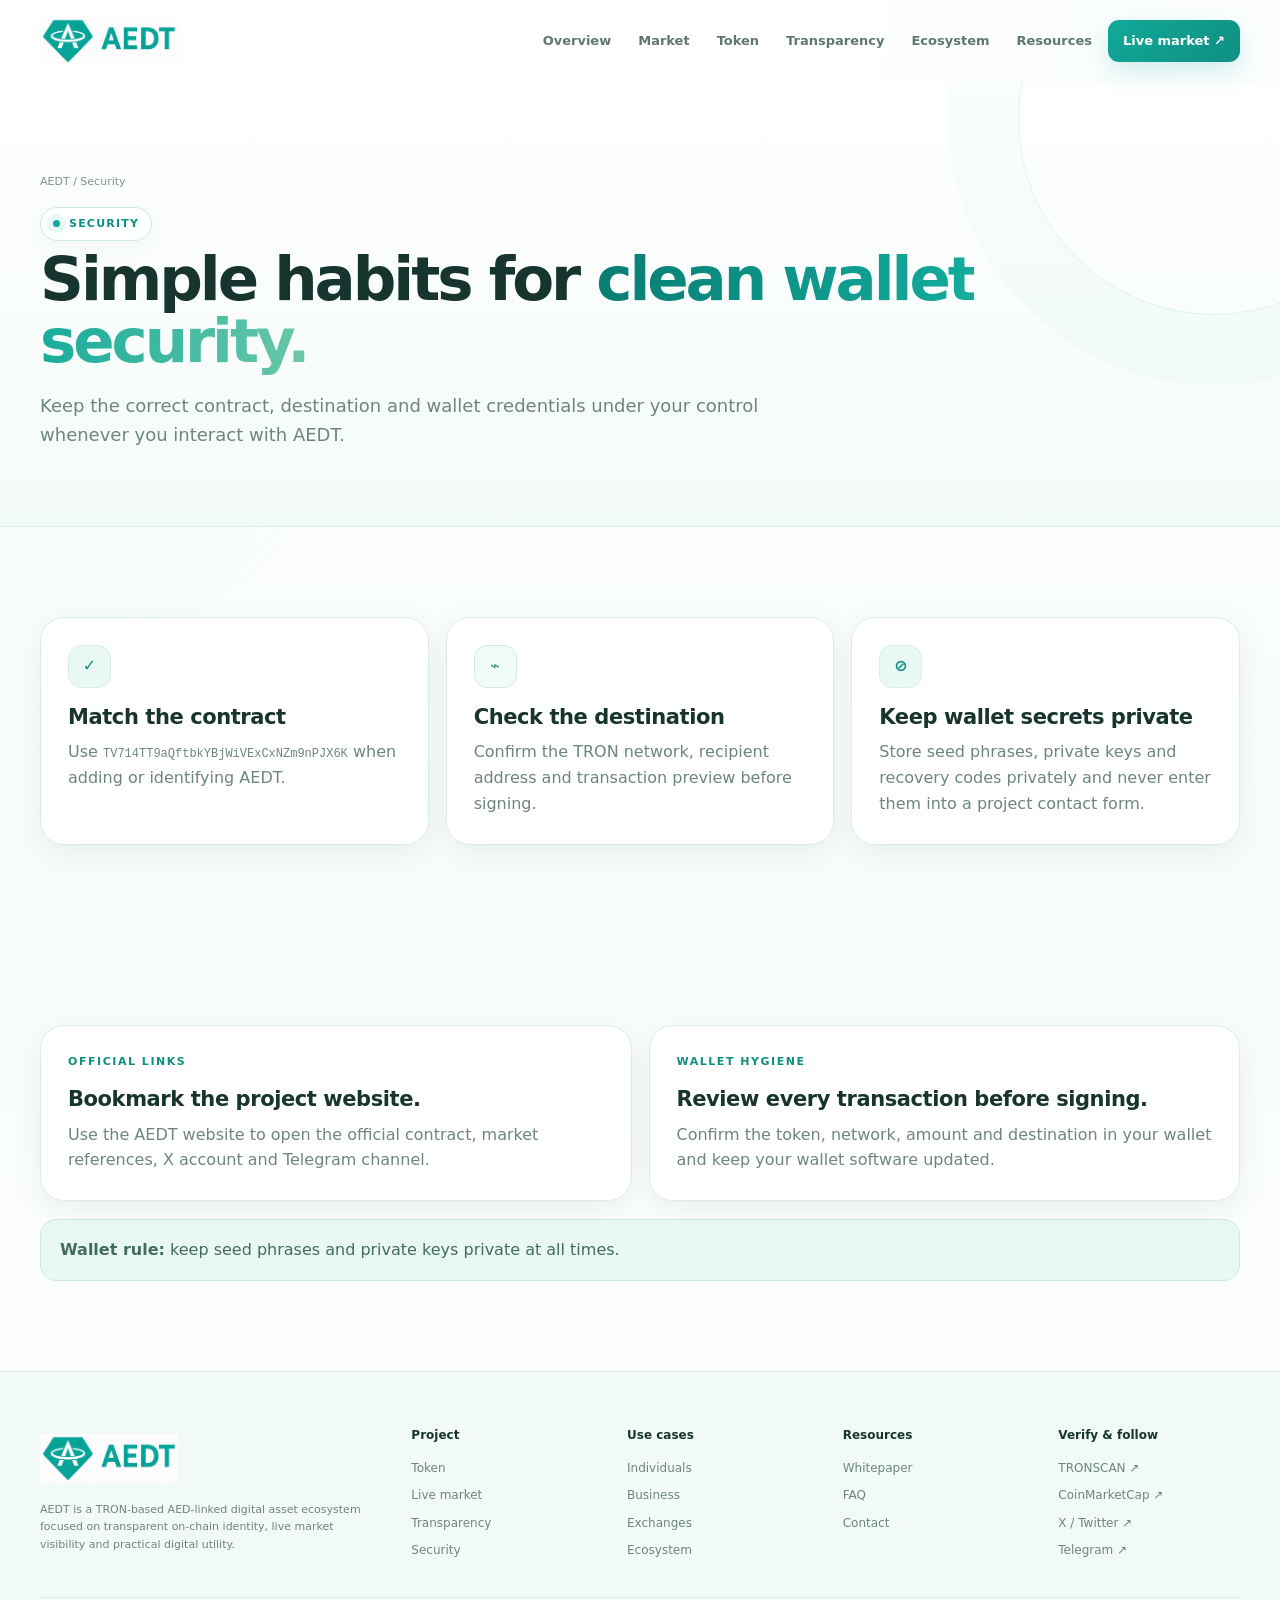
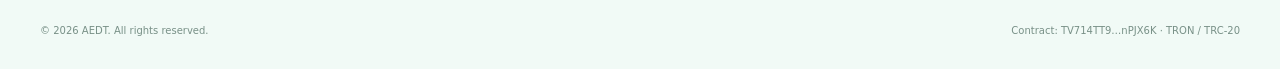
<file: security.html>
<!DOCTYPE html>

<html lang="en"><head><meta charset="utf-8"/><meta content="width=device-width,initial-scale=1" name="viewport"/><title>AEDT Security — Wallet &amp; Token Verification Guide</title><meta content="AEDT security guide covering contract verification, wallet hygiene, phishing, transaction safety and smart-contract risk." name="description"/><meta content="#f7fcfa" name="theme-color"/><meta content="light" name="color-scheme"/><link href="assets/aedt-mark.png" rel="icon"/><link href="site.webmanifest" rel="manifest"/><link href="https://tetheraedt.io/security.html" rel="canonical"/><meta content="AEDT Security — Wallet &amp; Token Verification Guide" property="og:title"/><meta content="AEDT security guide covering contract verification, wallet hygiene, phishing, transaction safety and smart-contract risk." property="og:description"/><meta content="website" property="og:type"/><meta content="https://tetheraedt.io/security.html" property="og:url"/><meta content="https://tetheraedt.io/assets/social-card.png" property="og:image"/><meta content="summary_large_image" name="twitter:card"/><meta content="AEDT Security — Wallet &amp; Token Verification Guide" name="twitter:title"/><meta content="AEDT security guide covering contract verification, wallet hygiene, phishing, transaction safety and smart-contract risk." name="twitter:description"/><link href="assets/styles.css" rel="stylesheet"/><script type="application/ld+json">{"@context": "https://schema.org", "@type": "WebSite", "name": "AEDT", "url": "https://tetheraedt.io", "description": "TRON-based AED-linked digital asset ecosystem.", "sameAs": ["https://twitter.com/tetheraedt?s=21", "https://t.me/aedtassets", "https://coinmarketcap.com/currencies/aedt-tethered-aed/"]}</script></head><body><a class="skip" href="#main">Skip to content</a><header class="site-header"><div class="wrap navbar"><a class="brand" href="index.html"><img alt="AEDT" class="brand-wordmark" src="assets/aedt-wordmark.png"/></a><button aria-expanded="false" aria-label="Open menu" class="menu" data-menu="">☰</button><nav class="navlinks" data-nav=""><a class="" href="index.html">Overview</a><a class="" href="market.html">Market</a><a class="" href="token.html">Token</a><a class="" href="transparency.html">Transparency</a><a class="" href="ecosystem.html">Ecosystem</a><a class="" href="whitepaper.html">Resources</a><a class="nav-cta" href="https://www.geckoterminal.com/tron/pools/TAGdFL8kbuKEWhjYhHCwGxFGKsLs3MzFym" rel="noopener" target="_blank">Live market ↗</a></nav></div></header><main id="main"><section class="page-hero"><div class="wrap"><div class="crumb"><a href="index.html">AEDT</a> / Security</div><span class="eyebrow"><span class="pulse"></span>Security</span><h1>Simple habits for <span class="accent">clean wallet security.</span></h1><p>Keep the correct contract, destination and wallet credentials under your control whenever you interact with AEDT.</p></div></section><section><div class="wrap"><div class="grid-3"><div class="card"><div class="icon">✓</div><h3>Match the contract</h3><p>Use <span class="mono">TV714TT9aQftbkYBjWiVExCxNZm9nPJX6K</span> when adding or identifying AEDT.</p></div><div class="card"><div class="icon gold-icon">⌁</div><h3>Check the destination</h3><p>Confirm the TRON network, recipient address and transaction preview before signing.</p></div><div class="card"><div class="icon">⊘</div><h3>Keep wallet secrets private</h3><p>Store seed phrases, private keys and recovery codes privately and never enter them into a project contact form.</p></div></div></div></section><section><div class="wrap"><div class="grid-2"><div class="card"><div class="kicker">Official links</div><h3>Bookmark the project website.</h3><p>Use the AEDT website to open the official contract, market references, X account and Telegram channel.</p></div><div class="card"><div class="kicker">Wallet hygiene</div><h3>Review every transaction before signing.</h3><p>Confirm the token, network, amount and destination in your wallet and keep your wallet software updated.</p></div></div><div class="notice" style="margin-top:18px"><strong>Wallet rule:</strong> keep seed phrases and private keys private at all times.</div></div></section></main><footer class="site-footer"><div class="wrap"><div class="footer-grid"><div><a class="brand" href="index.html"><img alt="AEDT" class="brand-wordmark" src="assets/aedt-wordmark.png"/></a><p class="foot-note">AEDT is a TRON-based AED-linked digital asset ecosystem focused on transparent on-chain identity, live market visibility and practical digital utility.</p></div><div><h4>Project</h4><a href="token.html">Token</a><a href="market.html">Live market</a><a href="transparency.html">Transparency</a><a href="security.html">Security</a></div><div><h4>Use cases</h4><a href="individuals.html">Individuals</a><a href="business.html">Business</a><a href="exchanges.html">Exchanges</a><a href="ecosystem.html">Ecosystem</a></div><div><h4>Resources</h4><a href="whitepaper.html">Whitepaper</a><a href="faq.html">FAQ</a><a href="contact.html">Contact</a></div><div><h4>Verify &amp; follow</h4><a href="https://tronscan.org/#/token20/TV714TT9aQftbkYBjWiVExCxNZm9nPJX6K" rel="noopener" target="_blank">TRONSCAN ↗</a><a href="https://coinmarketcap.com/currencies/aedt-tethered-aed/" rel="noopener" target="_blank">CoinMarketCap ↗</a><a href="https://twitter.com/tetheraedt?s=21" rel="noopener" target="_blank">X / Twitter ↗</a><a href="https://t.me/aedtassets" rel="noopener" target="_blank">Telegram ↗</a></div></div><div class="copyright"><span>© <span data-year=""></span> AEDT. All rights reserved.</span><span>Contract: TV714TT9…nPJX6K · TRON / TRC-20</span></div></div></footer><div aria-live="polite" class="toast"></div><script src="assets/config.js"></script><script src="assets/app.js"></script><script>if('serviceWorker'in navigator&&location.protocol.startsWith('http'))addEventListener('load',()=>navigator.serviceWorker.register('assets/sw.js').catch(()=>{}));</script></body></html>
</file>
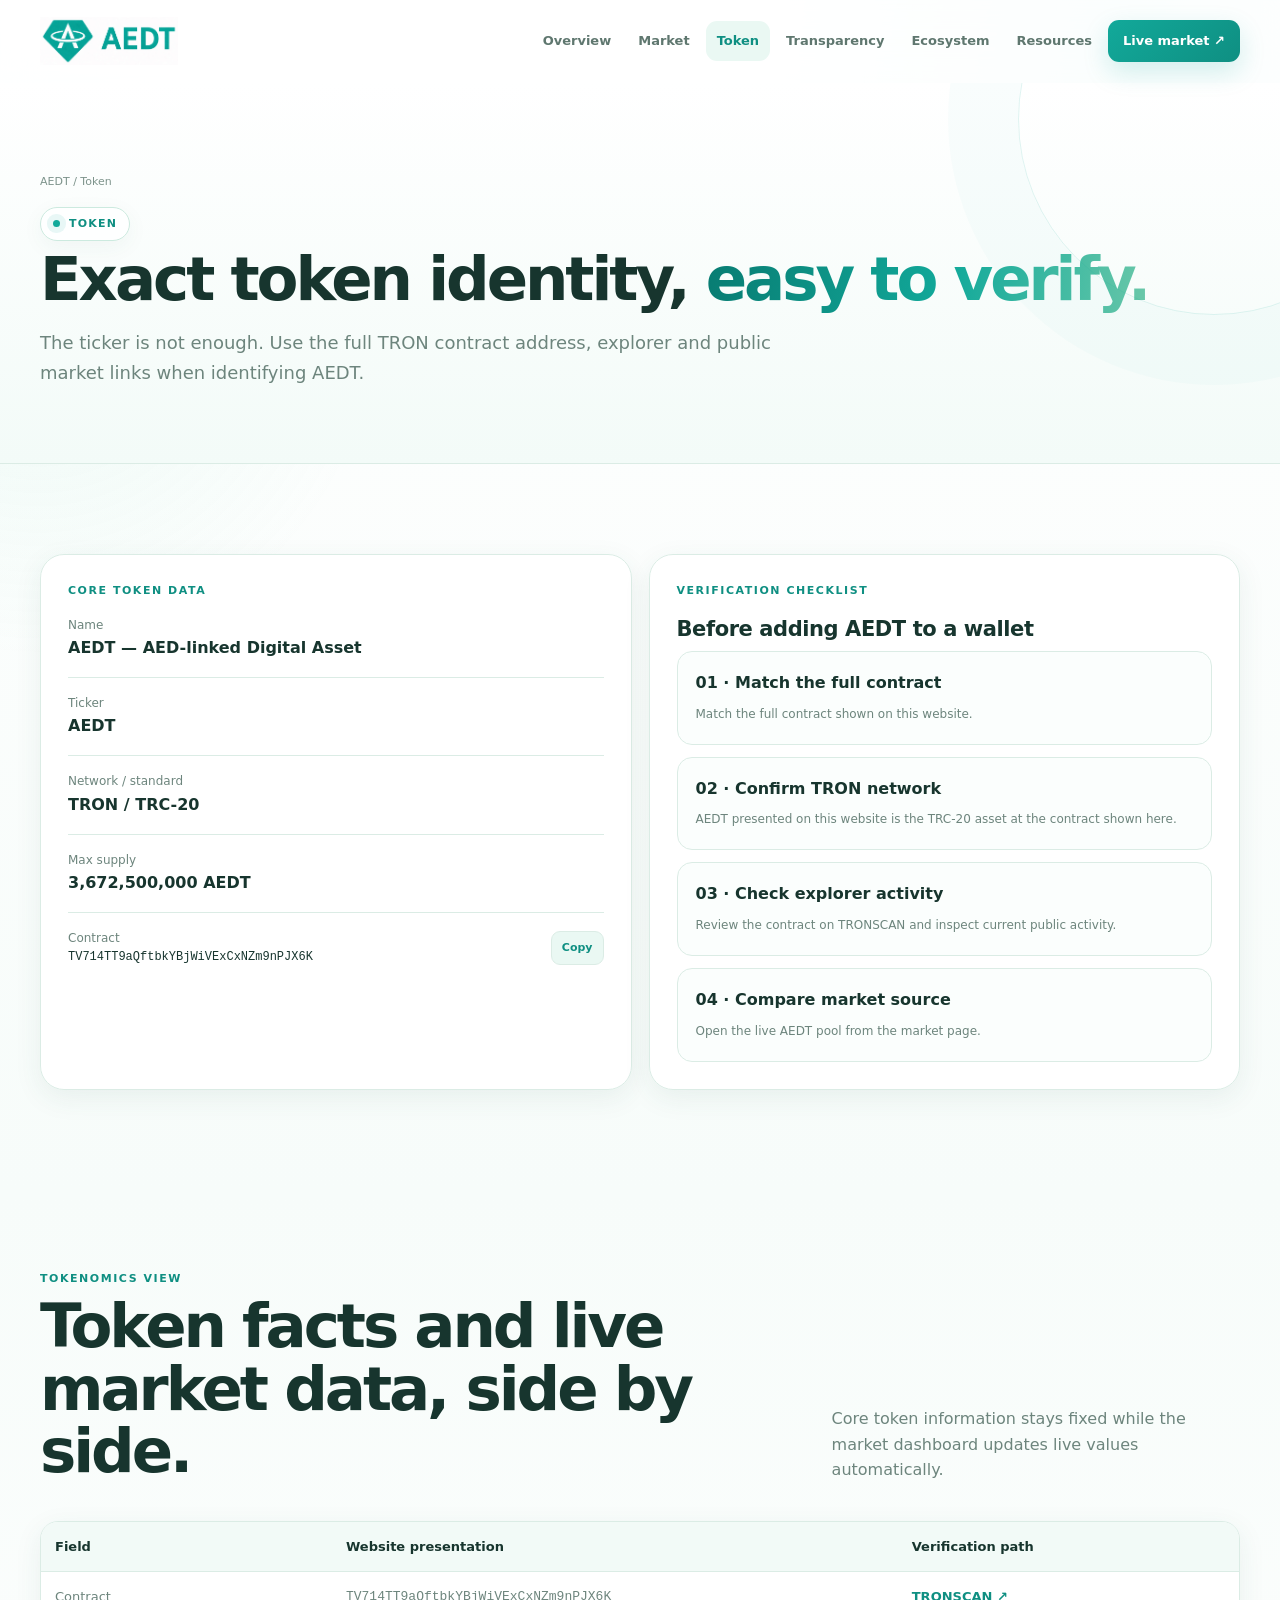
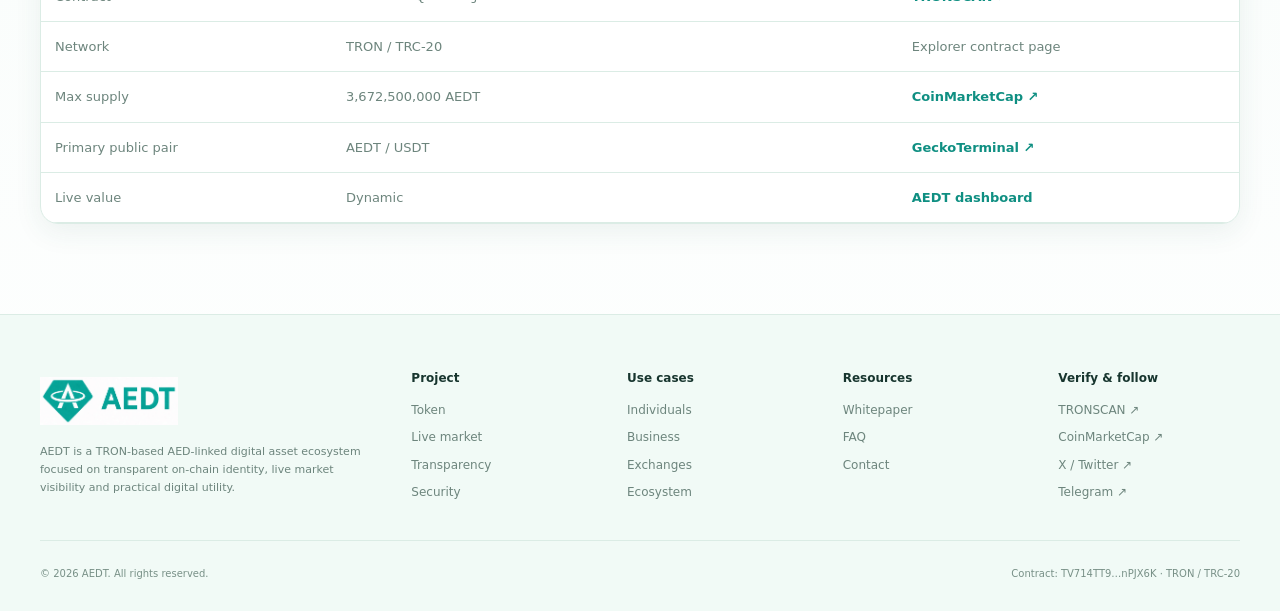
<file: token.html>
<!DOCTYPE html>

<html lang="en"><head><meta charset="utf-8"/><meta content="width=device-width,initial-scale=1" name="viewport"/><title>AEDT Token — Contract, Supply &amp; Verification</title><meta content="Verify the AEDT TRC-20 contract, network, max supply, public pair and token identity." name="description"/><meta content="#f7fcfa" name="theme-color"/><meta content="light" name="color-scheme"/><link href="assets/aedt-mark.png" rel="icon"/><link href="site.webmanifest" rel="manifest"/><link href="https://tetheraedt.io/token.html" rel="canonical"/><meta content="AEDT Token — Contract, Supply &amp; Verification" property="og:title"/><meta content="Verify the AEDT TRC-20 contract, network, max supply, public pair and token identity." property="og:description"/><meta content="website" property="og:type"/><meta content="https://tetheraedt.io/token.html" property="og:url"/><meta content="https://tetheraedt.io/assets/social-card.png" property="og:image"/><meta content="summary_large_image" name="twitter:card"/><meta content="AEDT Token — Contract, Supply &amp; Verification" name="twitter:title"/><meta content="Verify the AEDT TRC-20 contract, network, max supply, public pair and token identity." name="twitter:description"/><link href="assets/styles.css" rel="stylesheet"/><script type="application/ld+json">{"@context": "https://schema.org", "@type": "WebSite", "name": "AEDT", "url": "https://tetheraedt.io", "description": "TRON-based AED-linked digital asset ecosystem.", "sameAs": ["https://twitter.com/tetheraedt?s=21", "https://t.me/aedtassets", "https://coinmarketcap.com/currencies/aedt-tethered-aed/"]}</script></head><body><a class="skip" href="#main">Skip to content</a><header class="site-header"><div class="wrap navbar"><a class="brand" href="index.html"><img alt="AEDT" class="brand-wordmark" src="assets/aedt-wordmark.png"/></a><button aria-expanded="false" aria-label="Open menu" class="menu" data-menu="">☰</button><nav class="navlinks" data-nav=""><a class="" href="index.html">Overview</a><a class="" href="market.html">Market</a><a class="active" href="token.html">Token</a><a class="" href="transparency.html">Transparency</a><a class="" href="ecosystem.html">Ecosystem</a><a class="" href="whitepaper.html">Resources</a><a class="nav-cta" href="https://www.geckoterminal.com/tron/pools/TAGdFL8kbuKEWhjYhHCwGxFGKsLs3MzFym" rel="noopener" target="_blank">Live market ↗</a></nav></div></header><main id="main"><section class="page-hero"><div class="wrap"><div class="crumb"><a href="index.html">AEDT</a> / Token</div><span class="eyebrow"><span class="pulse"></span>Token</span><h1>Exact token identity, <span class="accent">easy to verify.</span></h1><p>The ticker is not enough. Use the full TRON contract address, explorer and public market links when identifying AEDT.</p></div></section><section><div class="wrap"><div class="grid-2"><div class="card"><div class="kicker">Core token data</div><div class="info-row"><div><div class="info-label">Name</div><b>AEDT — AED-linked Digital Asset</b></div></div><div class="info-row"><div><div class="info-label">Ticker</div><b>AEDT</b></div></div><div class="info-row"><div><div class="info-label">Network / standard</div><b>TRON / TRC-20</b></div></div><div class="info-row"><div><div class="info-label">Max supply</div><b>3,672,500,000 AEDT</b></div></div><div class="info-row"><div><div class="info-label">Contract</div><div class="mono">TV714TT9aQftbkYBjWiVExCxNZm9nPJX6K</div></div><button class="copy" data-copy="TV714TT9aQftbkYBjWiVExCxNZm9nPJX6K">Copy</button></div></div><div class="card"><div class="kicker">Verification checklist</div><h3>Before adding AEDT to a wallet</h3><div class="legal-list"><div><b>01 · Match the full contract</b><span>Match the full contract shown on this website.</span></div><div><b>02 · Confirm TRON network</b><span>AEDT presented on this website is the TRC-20 asset at the contract shown here.</span></div><div><b>03 · Check explorer activity</b><span>Review the contract on TRONSCAN and inspect current public activity.</span></div><div><b>04 · Compare market source</b><span>Open the live AEDT pool from the market page.</span></div></div></div></div></div></section><section><div class="wrap"><div class="section-head"><div><div class="kicker">Tokenomics view</div><h2>Token facts and live market data, side by side.</h2></div><p>Core token information stays fixed while the market dashboard updates live values automatically.</p></div><div class="table-wrap"><table class="table"><thead><tr><th>Field</th><th>Website presentation</th><th>Verification path</th></tr></thead><tbody><tr><td>Contract</td><td class="mono">TV714TT9aQftbkYBjWiVExCxNZm9nPJX6K</td><td><a href="https://tronscan.org/#/token20/TV714TT9aQftbkYBjWiVExCxNZm9nPJX6K" target="_blank">TRONSCAN ↗</a></td></tr><tr><td>Network</td><td>TRON / TRC-20</td><td>Explorer contract page</td></tr><tr><td>Max supply</td><td>3,672,500,000 AEDT</td><td><a href="https://coinmarketcap.com/currencies/aedt-tethered-aed/" target="_blank">CoinMarketCap ↗</a></td></tr><tr><td>Primary public pair</td><td>AEDT / USDT</td><td><a href="https://www.geckoterminal.com/tron/pools/TAGdFL8kbuKEWhjYhHCwGxFGKsLs3MzFym" target="_blank">GeckoTerminal ↗</a></td></tr><tr><td>Live value</td><td>Dynamic</td><td><a href="market.html">AEDT dashboard</a></td></tr></tbody></table></div></div></section></main><footer class="site-footer"><div class="wrap"><div class="footer-grid"><div><a class="brand" href="index.html"><img alt="AEDT" class="brand-wordmark" src="assets/aedt-wordmark.png"/></a><p class="foot-note">AEDT is a TRON-based AED-linked digital asset ecosystem focused on transparent on-chain identity, live market visibility and practical digital utility.</p></div><div><h4>Project</h4><a href="token.html">Token</a><a href="market.html">Live market</a><a href="transparency.html">Transparency</a><a href="security.html">Security</a></div><div><h4>Use cases</h4><a href="individuals.html">Individuals</a><a href="business.html">Business</a><a href="exchanges.html">Exchanges</a><a href="ecosystem.html">Ecosystem</a></div><div><h4>Resources</h4><a href="whitepaper.html">Whitepaper</a><a href="faq.html">FAQ</a><a href="contact.html">Contact</a></div><div><h4>Verify &amp; follow</h4><a href="https://tronscan.org/#/token20/TV714TT9aQftbkYBjWiVExCxNZm9nPJX6K" rel="noopener" target="_blank">TRONSCAN ↗</a><a href="https://coinmarketcap.com/currencies/aedt-tethered-aed/" rel="noopener" target="_blank">CoinMarketCap ↗</a><a href="https://twitter.com/tetheraedt?s=21" rel="noopener" target="_blank">X / Twitter ↗</a><a href="https://t.me/aedtassets" rel="noopener" target="_blank">Telegram ↗</a></div></div><div class="copyright"><span>© <span data-year=""></span> AEDT. All rights reserved.</span><span>Contract: TV714TT9…nPJX6K · TRON / TRC-20</span></div></div></footer><div aria-live="polite" class="toast"></div><script src="assets/config.js"></script><script src="assets/app.js"></script><script>if('serviceWorker'in navigator&&location.protocol.startsWith('http'))addEventListener('load',()=>navigator.serviceWorker.register('assets/sw.js').catch(()=>{}));</script></body></html>
</file>
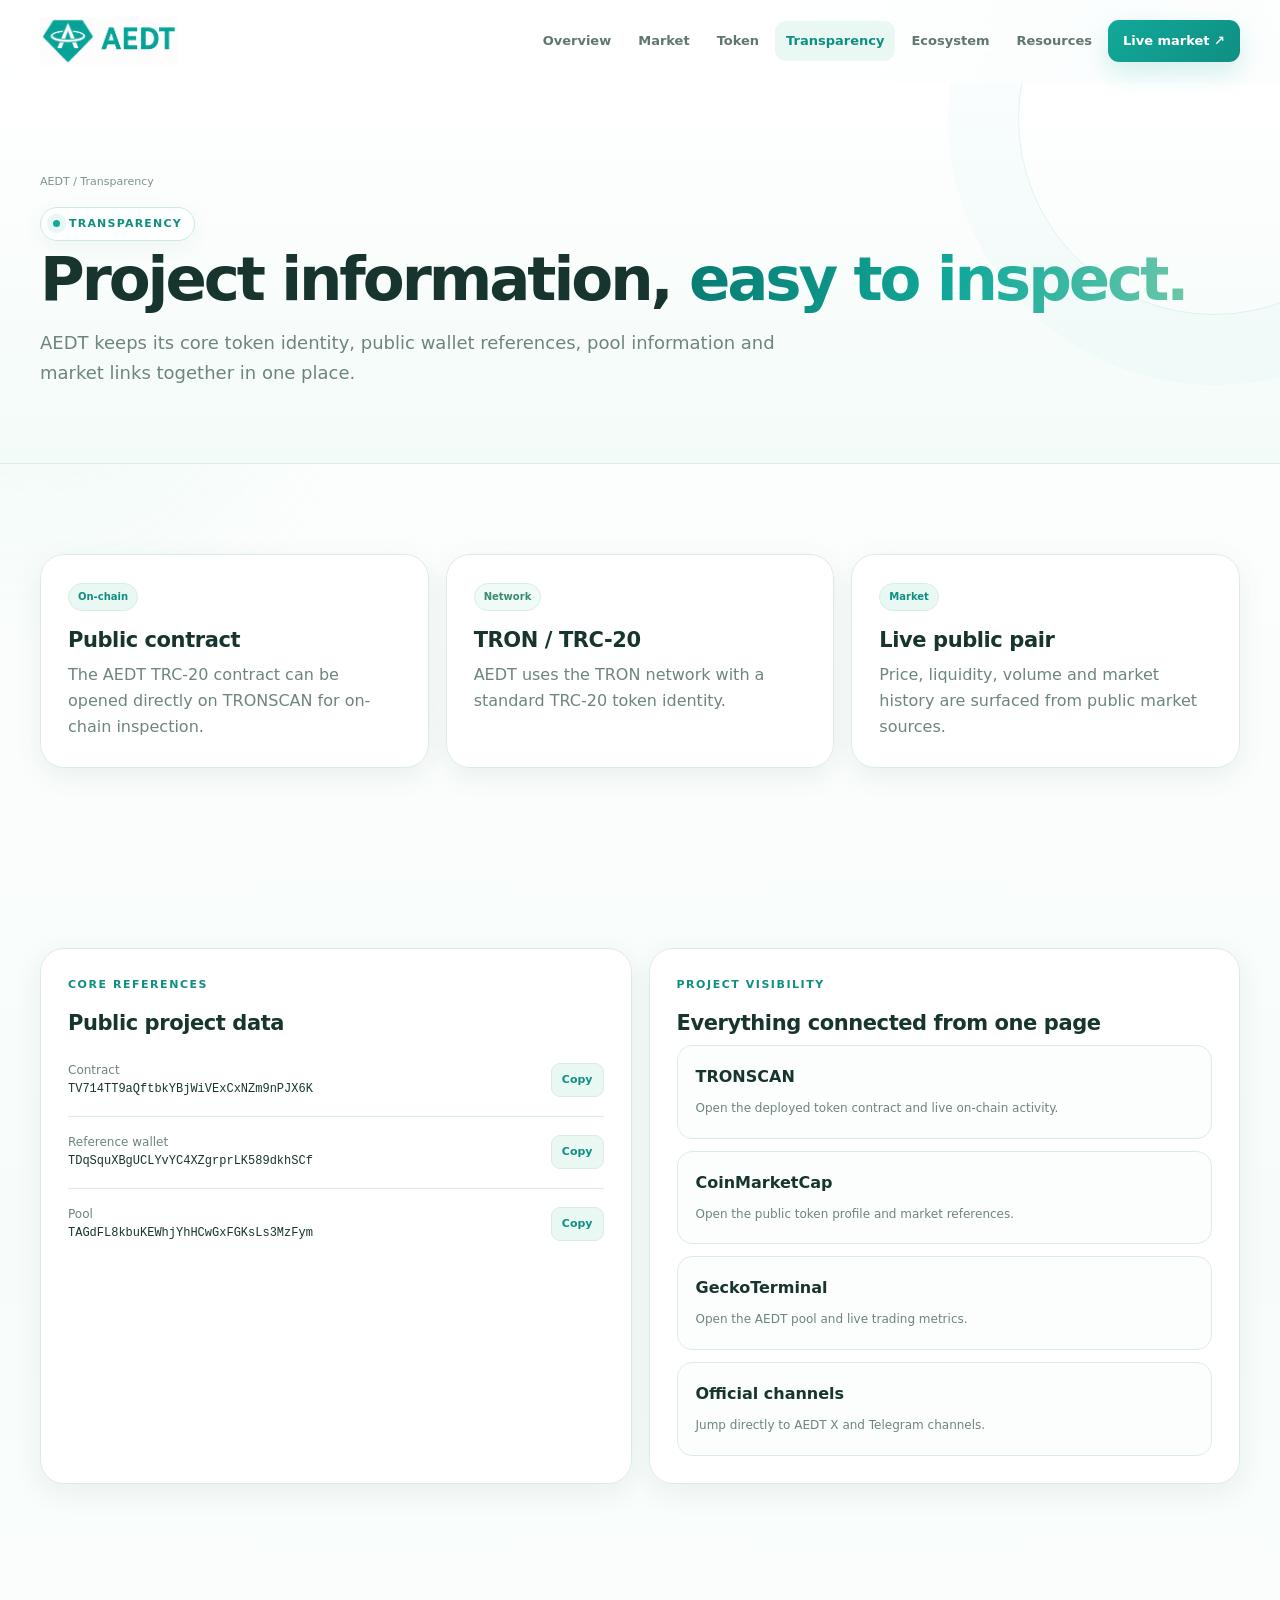
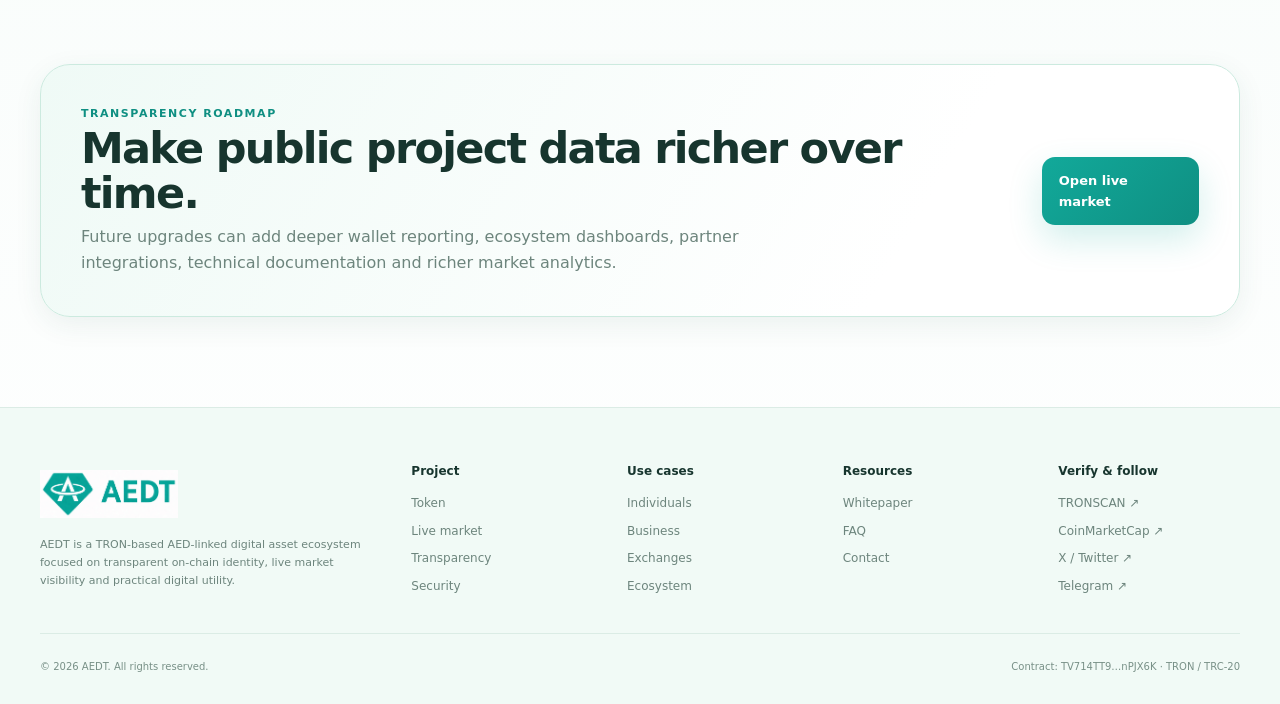
<file: transparency.html>
<!DOCTYPE html>

<html lang="en"><head><meta charset="utf-8"/><meta content="width=device-width,initial-scale=1" name="viewport"/><title>AEDT Transparency — Public References &amp; Disclosures</title><meta content="AEDT transparency page covering public contract references, AED-linked positioning, market limitations and project disclosures." name="description"/><meta content="#f7fcfa" name="theme-color"/><meta content="light" name="color-scheme"/><link href="assets/aedt-mark.png" rel="icon"/><link href="site.webmanifest" rel="manifest"/><link href="https://tetheraedt.io/transparency.html" rel="canonical"/><meta content="AEDT Transparency — Public References &amp; Disclosures" property="og:title"/><meta content="AEDT transparency page covering public contract references, AED-linked positioning, market limitations and project disclosures." property="og:description"/><meta content="website" property="og:type"/><meta content="https://tetheraedt.io/transparency.html" property="og:url"/><meta content="https://tetheraedt.io/assets/social-card.png" property="og:image"/><meta content="summary_large_image" name="twitter:card"/><meta content="AEDT Transparency — Public References &amp; Disclosures" name="twitter:title"/><meta content="AEDT transparency page covering public contract references, AED-linked positioning, market limitations and project disclosures." name="twitter:description"/><link href="assets/styles.css" rel="stylesheet"/><script type="application/ld+json">{"@context": "https://schema.org", "@type": "WebSite", "name": "AEDT", "url": "https://tetheraedt.io", "description": "TRON-based AED-linked digital asset ecosystem.", "sameAs": ["https://twitter.com/tetheraedt?s=21", "https://t.me/aedtassets", "https://coinmarketcap.com/currencies/aedt-tethered-aed/"]}</script></head><body><a class="skip" href="#main">Skip to content</a><header class="site-header"><div class="wrap navbar"><a class="brand" href="index.html"><img alt="AEDT" class="brand-wordmark" src="assets/aedt-wordmark.png"/></a><button aria-expanded="false" aria-label="Open menu" class="menu" data-menu="">☰</button><nav class="navlinks" data-nav=""><a class="" href="index.html">Overview</a><a class="" href="market.html">Market</a><a class="" href="token.html">Token</a><a class="active" href="transparency.html">Transparency</a><a class="" href="ecosystem.html">Ecosystem</a><a class="" href="whitepaper.html">Resources</a><a class="nav-cta" href="https://www.geckoterminal.com/tron/pools/TAGdFL8kbuKEWhjYhHCwGxFGKsLs3MzFym" rel="noopener" target="_blank">Live market ↗</a></nav></div></header><main id="main"><section class="page-hero"><div class="wrap"><div class="crumb"><a href="index.html">AEDT</a> / Transparency</div><span class="eyebrow"><span class="pulse"></span>Transparency</span><h1>Project information, <span class="accent">easy to inspect.</span></h1><p>AEDT keeps its core token identity, public wallet references, pool information and market links together in one place.</p></div></section><section><div class="wrap"><div class="grid-3"><div class="card"><span class="badge">On-chain</span><h3>Public contract</h3><p>The AEDT TRC-20 contract can be opened directly on TRONSCAN for on-chain inspection.</p></div><div class="card"><span class="badge gold">Network</span><h3>TRON / TRC-20</h3><p>AEDT uses the TRON network with a standard TRC-20 token identity.</p></div><div class="card"><span class="badge">Market</span><h3>Live public pair</h3><p>Price, liquidity, volume and market history are surfaced from public market sources.</p></div></div></div></section><section><div class="wrap"><div class="grid-2"><div class="card"><div class="kicker">Core references</div><h3>Public project data</h3><div class="info-row"><div><div class="info-label">Contract</div><div class="mono">TV714TT9aQftbkYBjWiVExCxNZm9nPJX6K</div></div><button class="copy" data-copy="TV714TT9aQftbkYBjWiVExCxNZm9nPJX6K">Copy</button></div><div class="info-row"><div><div class="info-label">Reference wallet</div><div class="mono">TDqSquXBgUCLYvYC4XZgrprLK589dkhSCf</div></div><button class="copy" data-copy="TDqSquXBgUCLYvYC4XZgrprLK589dkhSCf">Copy</button></div><div class="info-row"><div><div class="info-label">Pool</div><div class="mono">TAGdFL8kbuKEWhjYhHCwGxFGKsLs3MzFym</div></div><button class="copy" data-copy="TAGdFL8kbuKEWhjYhHCwGxFGKsLs3MzFym">Copy</button></div></div><div class="card"><div class="kicker">Project visibility</div><h3>Everything connected from one page</h3><div class="legal-list"><div><b>TRONSCAN</b><span>Open the deployed token contract and live on-chain activity.</span></div><div><b>CoinMarketCap</b><span>Open the public token profile and market references.</span></div><div><b>GeckoTerminal</b><span>Open the AEDT pool and live trading metrics.</span></div><div><b>Official channels</b><span>Jump directly to AEDT X and Telegram channels.</span></div></div></div></div></div></section><section><div class="wrap"><div class="banner"><div><div class="kicker">Transparency roadmap</div><h2>Make public project data richer over time.</h2><p>Future upgrades can add deeper wallet reporting, ecosystem dashboards, partner integrations, technical documentation and richer market analytics.</p></div><a class="btn btn-primary" href="market.html">Open live market</a></div></div></section></main><footer class="site-footer"><div class="wrap"><div class="footer-grid"><div><a class="brand" href="index.html"><img alt="AEDT" class="brand-wordmark" src="assets/aedt-wordmark.png"/></a><p class="foot-note">AEDT is a TRON-based AED-linked digital asset ecosystem focused on transparent on-chain identity, live market visibility and practical digital utility.</p></div><div><h4>Project</h4><a href="token.html">Token</a><a href="market.html">Live market</a><a href="transparency.html">Transparency</a><a href="security.html">Security</a></div><div><h4>Use cases</h4><a href="individuals.html">Individuals</a><a href="business.html">Business</a><a href="exchanges.html">Exchanges</a><a href="ecosystem.html">Ecosystem</a></div><div><h4>Resources</h4><a href="whitepaper.html">Whitepaper</a><a href="faq.html">FAQ</a><a href="contact.html">Contact</a></div><div><h4>Verify &amp; follow</h4><a href="https://tronscan.org/#/token20/TV714TT9aQftbkYBjWiVExCxNZm9nPJX6K" rel="noopener" target="_blank">TRONSCAN ↗</a><a href="https://coinmarketcap.com/currencies/aedt-tethered-aed/" rel="noopener" target="_blank">CoinMarketCap ↗</a><a href="https://twitter.com/tetheraedt?s=21" rel="noopener" target="_blank">X / Twitter ↗</a><a href="https://t.me/aedtassets" rel="noopener" target="_blank">Telegram ↗</a></div></div><div class="copyright"><span>© <span data-year=""></span> AEDT. All rights reserved.</span><span>Contract: TV714TT9…nPJX6K · TRON / TRC-20</span></div></div></footer><div aria-live="polite" class="toast"></div><script src="assets/config.js"></script><script src="assets/app.js"></script><script>if('serviceWorker'in navigator&&location.protocol.startsWith('http'))addEventListener('load',()=>navigator.serviceWorker.register('assets/sw.js').catch(()=>{}));</script></body></html>
</file>
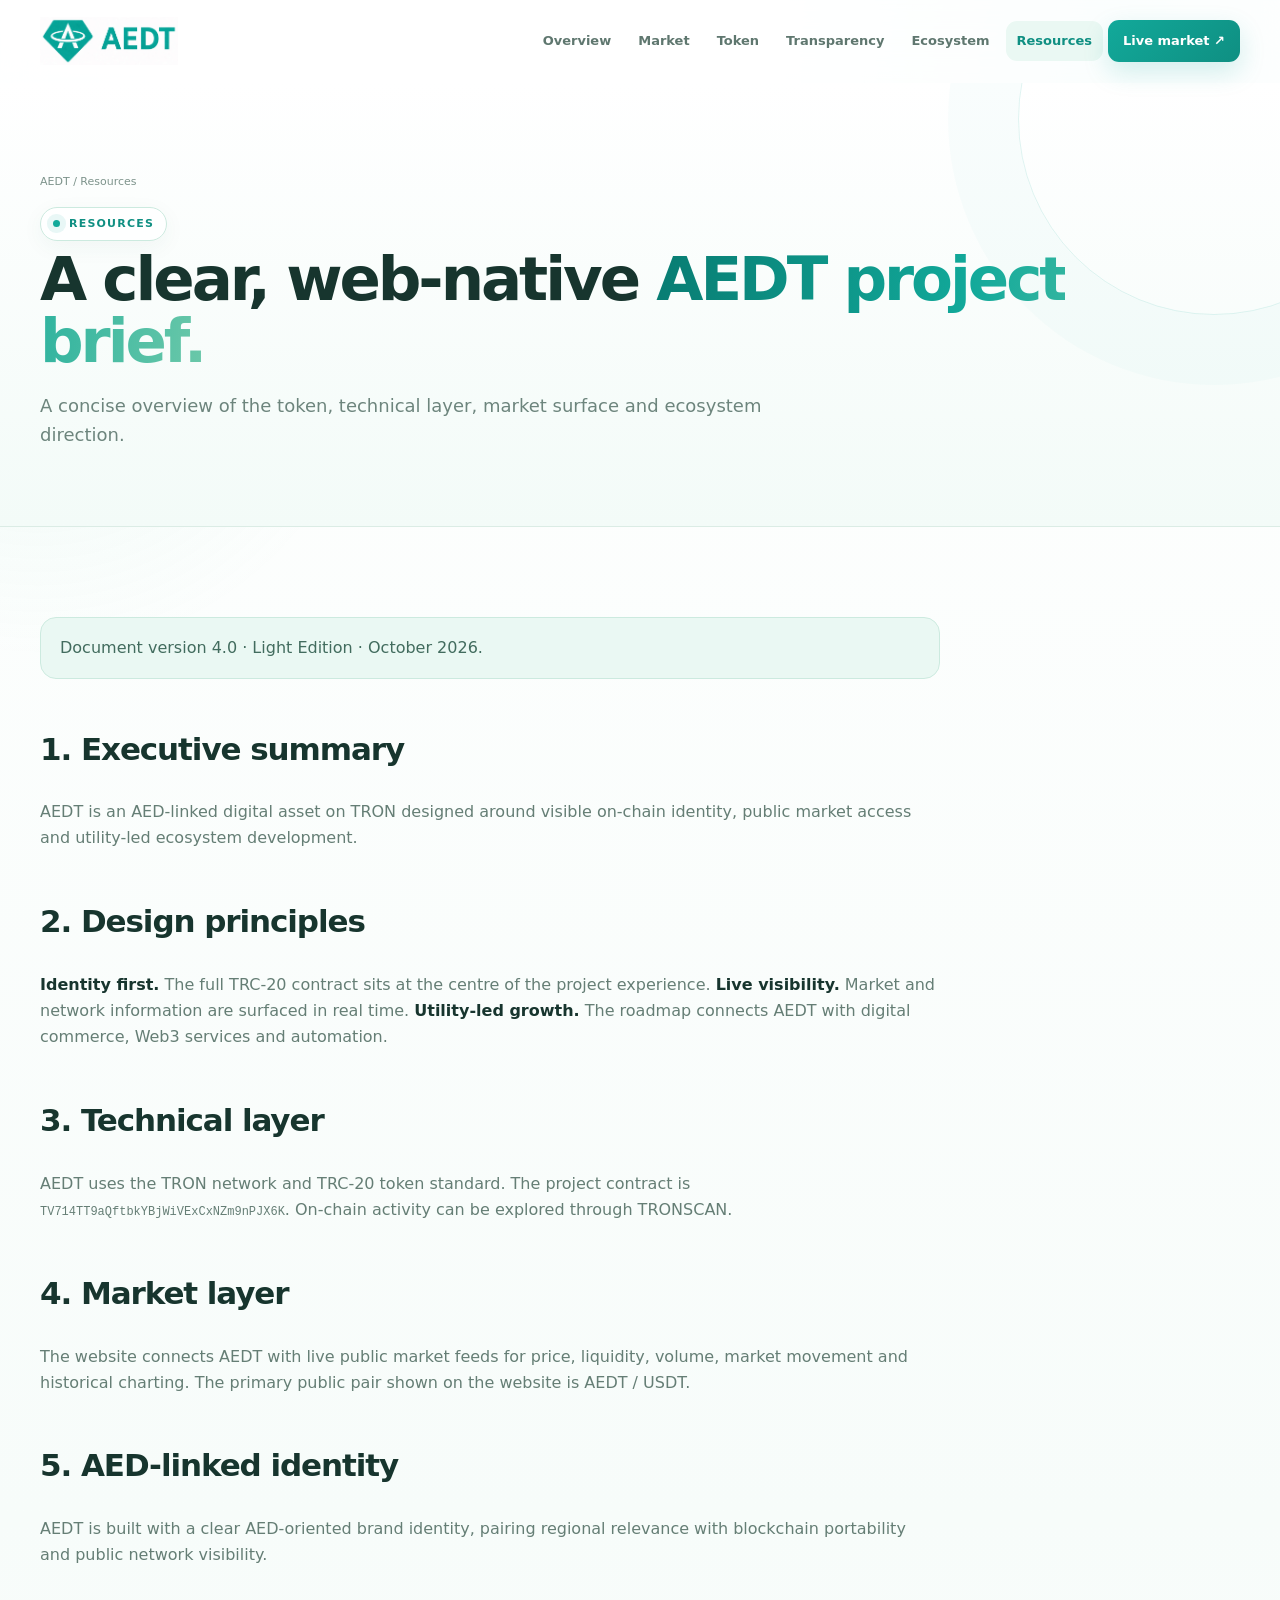
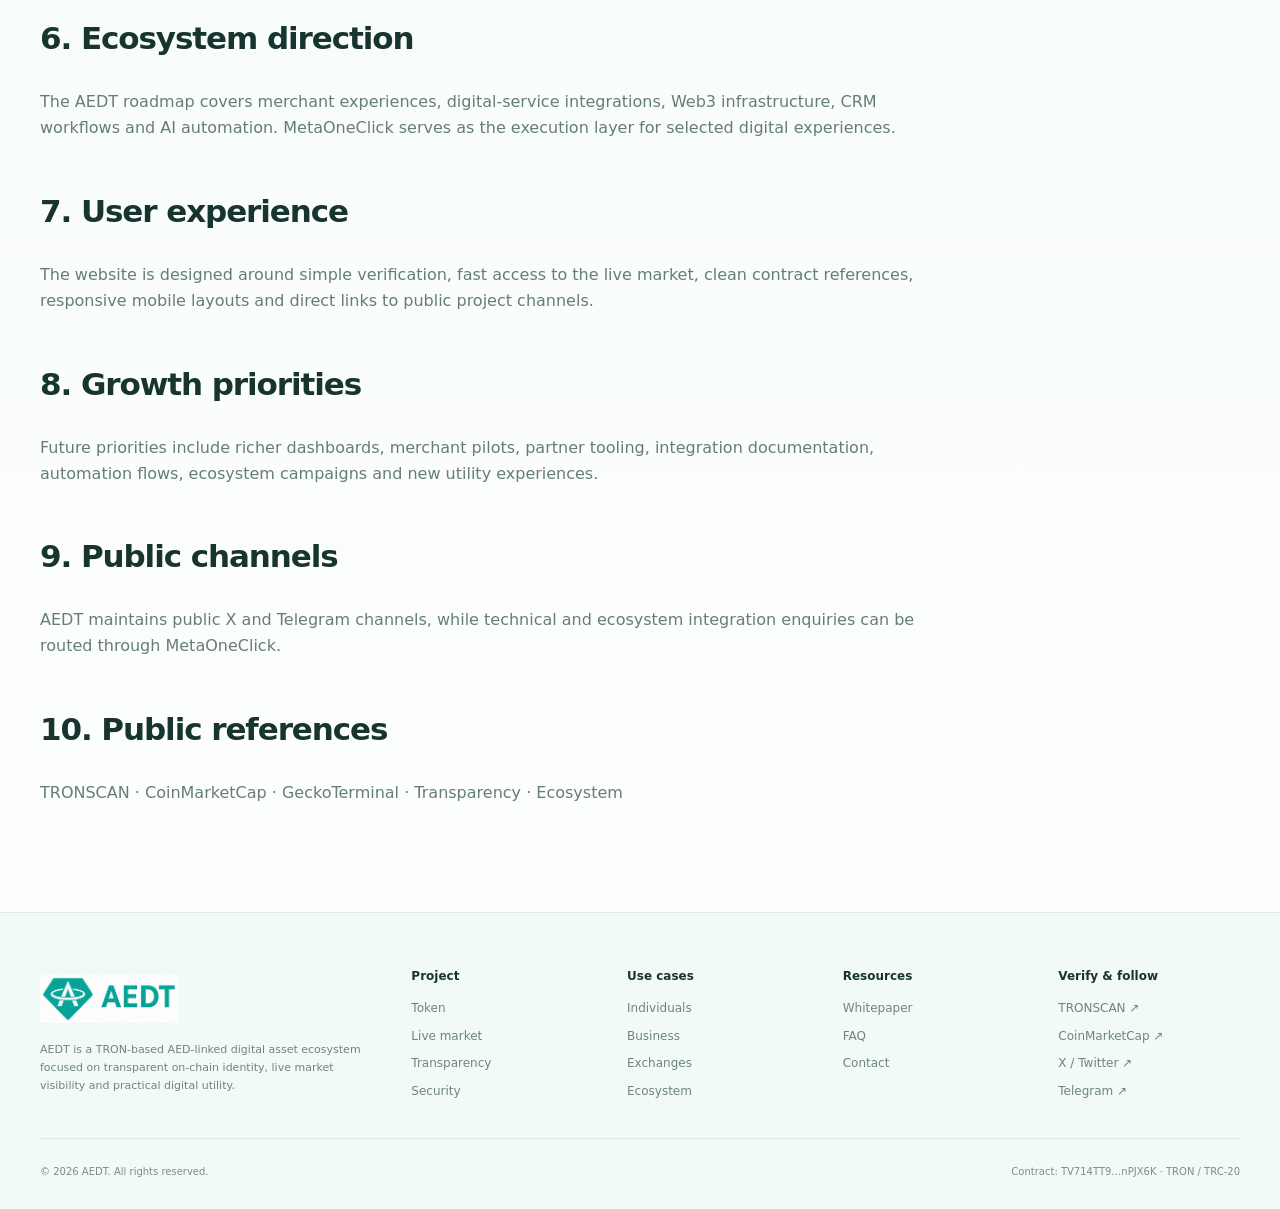
<file: whitepaper.html>
<!DOCTYPE html>

<html lang="en"><head><meta charset="utf-8"/><meta content="width=device-width,initial-scale=1" name="viewport"/><title>AEDT Whitepaper — Project Brief v4.0</title><meta content="AEDT project brief covering technical identity, market layer, AED-linked positioning, ecosystem roadmap, security and growth priorities." name="description"/><meta content="#f7fcfa" name="theme-color"/><meta content="light" name="color-scheme"/><link href="assets/aedt-mark.png" rel="icon"/><link href="site.webmanifest" rel="manifest"/><link href="https://tetheraedt.io/whitepaper.html" rel="canonical"/><meta content="AEDT Whitepaper — Project Brief v4.0" property="og:title"/><meta content="AEDT project brief covering technical identity, market layer, AED-linked positioning, ecosystem roadmap, security and growth priorities." property="og:description"/><meta content="website" property="og:type"/><meta content="https://tetheraedt.io/whitepaper.html" property="og:url"/><meta content="https://tetheraedt.io/assets/social-card.png" property="og:image"/><meta content="summary_large_image" name="twitter:card"/><meta content="AEDT Whitepaper — Project Brief v4.0" name="twitter:title"/><meta content="AEDT project brief covering technical identity, market layer, AED-linked positioning, ecosystem roadmap, security and growth priorities." name="twitter:description"/><link href="assets/styles.css" rel="stylesheet"/><script type="application/ld+json">{"@context": "https://schema.org", "@type": "WebSite", "name": "AEDT", "url": "https://tetheraedt.io", "description": "TRON-based AED-linked digital asset ecosystem.", "sameAs": ["https://twitter.com/tetheraedt?s=21", "https://t.me/aedtassets", "https://coinmarketcap.com/currencies/aedt-tethered-aed/"]}</script></head><body><a class="skip" href="#main">Skip to content</a><header class="site-header"><div class="wrap navbar"><a class="brand" href="index.html"><img alt="AEDT" class="brand-wordmark" src="assets/aedt-wordmark.png"/></a><button aria-expanded="false" aria-label="Open menu" class="menu" data-menu="">☰</button><nav class="navlinks" data-nav=""><a class="" href="index.html">Overview</a><a class="" href="market.html">Market</a><a class="" href="token.html">Token</a><a class="" href="transparency.html">Transparency</a><a class="" href="ecosystem.html">Ecosystem</a><a class="active" href="whitepaper.html">Resources</a><a class="nav-cta" href="https://www.geckoterminal.com/tron/pools/TAGdFL8kbuKEWhjYhHCwGxFGKsLs3MzFym" rel="noopener" target="_blank">Live market ↗</a></nav></div></header><main id="main"><section class="page-hero"><div class="wrap"><div class="crumb"><a href="index.html">AEDT</a> / Resources</div><span class="eyebrow"><span class="pulse"></span>Resources</span><h1>A clear, web-native <span class="accent">AEDT project brief.</span></h1><p>A concise overview of the token, technical layer, market surface and ecosystem direction.</p></div></section><section><div class="wrap"><article class="prose"><div class="notice">Document version 4.0 · Light Edition · October 2026.</div><h2>1. Executive summary</h2><p>AEDT is an AED-linked digital asset on TRON designed around visible on-chain identity, public market access and utility-led ecosystem development.</p><h2>2. Design principles</h2><p><strong>Identity first.</strong> The full TRC-20 contract sits at the centre of the project experience. <strong>Live visibility.</strong> Market and network information are surfaced in real time. <strong>Utility-led growth.</strong> The roadmap connects AEDT with digital commerce, Web3 services and automation.</p><h2>3. Technical layer</h2><p>AEDT uses the TRON network and TRC-20 token standard. The project contract is <span class="mono">TV714TT9aQftbkYBjWiVExCxNZm9nPJX6K</span>. On-chain activity can be explored through TRONSCAN.</p><h2>4. Market layer</h2><p>The website connects AEDT with live public market feeds for price, liquidity, volume, market movement and historical charting. The primary public pair shown on the website is AEDT / USDT.</p><h2>5. AED-linked identity</h2><p>AEDT is built with a clear AED-oriented brand identity, pairing regional relevance with blockchain portability and public network visibility.</p><h2>6. Ecosystem direction</h2><p>The AEDT roadmap covers merchant experiences, digital-service integrations, Web3 infrastructure, CRM workflows and AI automation. MetaOneClick serves as the execution layer for selected digital experiences.</p><h2>7. User experience</h2><p>The website is designed around simple verification, fast access to the live market, clean contract references, responsive mobile layouts and direct links to public project channels.</p><h2>8. Growth priorities</h2><p>Future priorities include richer dashboards, merchant pilots, partner tooling, integration documentation, automation flows, ecosystem campaigns and new utility experiences.</p><h2>9. Public channels</h2><p>AEDT maintains public X and Telegram channels, while technical and ecosystem integration enquiries can be routed through MetaOneClick.</p><h2>10. Public references</h2><p><a href="https://tronscan.org/#/token20/TV714TT9aQftbkYBjWiVExCxNZm9nPJX6K" target="_blank">TRONSCAN</a> · <a href="https://coinmarketcap.com/currencies/aedt-tethered-aed/" target="_blank">CoinMarketCap</a> · <a href="https://www.geckoterminal.com/tron/pools/TAGdFL8kbuKEWhjYhHCwGxFGKsLs3MzFym" target="_blank">GeckoTerminal</a> · <a href="transparency.html">Transparency</a> · <a href="ecosystem.html">Ecosystem</a></p></article></div></section></main><footer class="site-footer"><div class="wrap"><div class="footer-grid"><div><a class="brand" href="index.html"><img alt="AEDT" class="brand-wordmark" src="assets/aedt-wordmark.png"/></a><p class="foot-note">AEDT is a TRON-based AED-linked digital asset ecosystem focused on transparent on-chain identity, live market visibility and practical digital utility.</p></div><div><h4>Project</h4><a href="token.html">Token</a><a href="market.html">Live market</a><a href="transparency.html">Transparency</a><a href="security.html">Security</a></div><div><h4>Use cases</h4><a href="individuals.html">Individuals</a><a href="business.html">Business</a><a href="exchanges.html">Exchanges</a><a href="ecosystem.html">Ecosystem</a></div><div><h4>Resources</h4><a href="whitepaper.html">Whitepaper</a><a href="faq.html">FAQ</a><a href="contact.html">Contact</a></div><div><h4>Verify &amp; follow</h4><a href="https://tronscan.org/#/token20/TV714TT9aQftbkYBjWiVExCxNZm9nPJX6K" rel="noopener" target="_blank">TRONSCAN ↗</a><a href="https://coinmarketcap.com/currencies/aedt-tethered-aed/" rel="noopener" target="_blank">CoinMarketCap ↗</a><a href="https://twitter.com/tetheraedt?s=21" rel="noopener" target="_blank">X / Twitter ↗</a><a href="https://t.me/aedtassets" rel="noopener" target="_blank">Telegram ↗</a></div></div><div class="copyright"><span>© <span data-year=""></span> AEDT. All rights reserved.</span><span>Contract: TV714TT9…nPJX6K · TRON / TRC-20</span></div></div></footer><div aria-live="polite" class="toast"></div><script src="assets/config.js"></script><script src="assets/app.js"></script><script>if('serviceWorker'in navigator&&location.protocol.startsWith('http'))addEventListener('load',()=>navigator.serviceWorker.register('assets/sw.js').catch(()=>{}));</script></body></html>
</file>
<file: assets/styles.css>
:root{--bg:#f7fcfa;--bg2:#eef9f5;--panel:#ffffff;--panel2:#f2fbf7;--text:#17352e;--muted:#6d857d;--line:#dbece5;--green:#12a99a;--green2:#0f8f82;--green3:#dff6ef;--mint:#eaf8f3;--mint2:#d8f2e9;--shadow:0 20px 60px rgba(35,91,74,.10);--shadow2:0 8px 28px rgba(35,91,74,.08);--max:1200px;--radius:24px;--radius2:34px}
*{box-sizing:border-box}html{scroll-behavior:smooth}body{margin:0;background:linear-gradient(180deg,#fff 0%,var(--bg) 54%,#fff 100%);color:var(--text);font-family:Inter,ui-sans-serif,system-ui,-apple-system,BlinkMacSystemFont,"Segoe UI",sans-serif;line-height:1.62;overflow-x:hidden}body:before{content:"";position:fixed;inset:0;z-index:-2;pointer-events:none;background:radial-gradient(circle at 88% 6%,rgba(18,169,154,.10),transparent 28%),radial-gradient(circle at 3% 35%,rgba(109,215,177,.10),transparent 25%)}body:after{content:"";position:fixed;inset:0;z-index:-1;pointer-events:none;opacity:.26;background-image:linear-gradient(rgba(18,169,154,.035) 1px,transparent 1px),linear-gradient(90deg,rgba(18,169,154,.035) 1px,transparent 1px);background-size:48px 48px;mask-image:linear-gradient(to bottom,black,transparent 58%)}a{color:inherit;text-decoration:none}img{max-width:100%;display:block}button,input,textarea,select{font:inherit}.wrap{width:min(var(--max),calc(100% - 40px));margin:auto}.skip{position:fixed;left:12px;top:-60px;background:#fff;color:var(--text);padding:9px 12px;border-radius:10px;z-index:100;border:1px solid var(--line)}.skip:focus{top:12px}.site-header{position:sticky;top:0;z-index:90;background:rgba(255,255,255,.82);backdrop-filter:blur(20px);border-bottom:1px solid transparent;transition:.25s}.site-header.scrolled{border-color:var(--line);background:rgba(255,255,255,.95);box-shadow:0 4px 24px rgba(35,91,74,.055)}.navbar{height:82px;display:flex;align-items:center;justify-content:space-between;gap:18px}.brand{display:flex;align-items:center;min-width:140px}.brand-wordmark{width:138px;height:auto;object-fit:contain}.navlinks{display:flex;align-items:center;gap:5px}.navlinks>a{padding:9px 11px;border-radius:11px;color:#5f776f;font-size:13px;font-weight:720}.navlinks>a:hover,.navlinks>a.active{color:var(--green2);background:var(--mint)}.navlinks .nav-cta{color:#fff;background:linear-gradient(135deg,var(--green),var(--green2));padding:10px 15px;box-shadow:0 10px 26px rgba(18,169,154,.18)}.menu{display:none;border:1px solid var(--line);background:#fff;color:var(--green2);width:42px;height:42px;border-radius:12px;cursor:pointer;box-shadow:var(--shadow2)}.announcement{border-bottom:1px solid var(--line);background:var(--mint);font-size:12px;color:#55756a}.announcement .wrap{min-height:38px;display:flex;align-items:center;justify-content:center;gap:10px;text-align:center}.pulse{width:7px;height:7px;border-radius:50%;background:var(--green);box-shadow:0 0 0 6px rgba(18,169,154,.09);animation:pulse 2s infinite}.hero{padding:96px 0 76px;min-height:710px;display:flex;align-items:center;position:relative}.hero:after{content:"";position:absolute;right:-170px;top:80px;width:560px;height:560px;border-radius:50%;border:1px solid rgba(18,169,154,.12);box-shadow:0 0 0 72px rgba(18,169,154,.035),0 0 0 144px rgba(18,169,154,.018);pointer-events:none}.hero-grid{display:grid;grid-template-columns:1.08fr .92fr;gap:68px;align-items:center;position:relative;z-index:1}.eyebrow{display:inline-flex;align-items:center;gap:9px;border:1px solid #cceadf;background:rgba(255,255,255,.88);border-radius:999px;padding:7px 12px;color:var(--green2);font-size:11px;letter-spacing:.11em;text-transform:uppercase;font-weight:800;box-shadow:0 6px 22px rgba(35,91,74,.05)}.hero h1{font-size:clamp(52px,7.1vw,90px);line-height:.96;letter-spacing:-.064em;margin:22px 0 24px;max-width:860px}.accent{background:linear-gradient(98deg,#087c72,var(--green) 55%,#6bc8a9);-webkit-background-clip:text;background-clip:text;color:transparent}.lead{font-size:clamp(18px,2vw,21px);color:#637e75;max-width:740px}.actions{display:flex;gap:11px;flex-wrap:wrap;margin-top:30px}.btn{display:inline-flex;align-items:center;justify-content:center;gap:8px;padding:13px 17px;border-radius:13px;font-weight:800;font-size:13px;border:1px solid var(--line);transition:.2s ease;cursor:pointer;background:#fff;color:var(--text)}.btn:hover{transform:translateY(-2px);border-color:#b9dfd2;box-shadow:var(--shadow2)}.btn-primary{background:linear-gradient(135deg,var(--green),var(--green2));color:#fff;border:0;box-shadow:0 14px 34px rgba(18,169,154,.19)}.btn-soft{background:#fff}.btn-gold{background:var(--mint);border-color:#caeade;color:var(--green2)}.btn-sm{padding:9px 12px;font-size:12px}.hero-visual{position:relative;min-height:500px;display:grid;place-items:center}.orbit{position:absolute;border:1px solid rgba(18,169,154,.18);border-radius:50%;animation:spin 28s linear infinite}.orbit.one{width:430px;height:430px}.orbit.two{width:326px;height:326px;animation-duration:20s;animation-direction:reverse;border-color:rgba(88,195,158,.20)}.orbit:before,.orbit:after{content:"";position:absolute;width:10px;height:10px;border-radius:50%;background:var(--green);box-shadow:0 0 0 8px rgba(18,169,154,.07)}.orbit:before{left:25px;top:105px}.orbit:after{right:22px;bottom:110px;background:#70c9a9}.coin-core{position:relative;width:260px;height:260px;border-radius:70px;display:grid;place-items:center;background:#fff;border:1px solid #d1ede3;box-shadow:inset 0 0 55px rgba(18,169,154,.045),0 35px 90px rgba(35,91,74,.14);animation:float 5s ease-in-out infinite}.coin-core:before{content:"";position:absolute;inset:14px;border:1px solid #e3f3ed;border-radius:56px}.coin-core img{width:180px;max-height:180px;object-fit:contain;filter:drop-shadow(0 16px 28px rgba(18,169,154,.13))}.float-chip{position:absolute;background:rgba(255,255,255,.94);backdrop-filter:blur(12px);border:1px solid var(--line);border-radius:15px;padding:10px 13px;box-shadow:var(--shadow2);font-size:11px;color:var(--muted);animation:float 6s ease-in-out infinite}.float-chip b{display:block;color:var(--text);font-size:13px;margin-top:1px}.fc1{left:0;top:86px}.fc2{right:0;bottom:88px;animation-delay:-2s}.fc3{left:22px;bottom:48px;animation-delay:-1s}.trust-strip{border-top:1px solid var(--line);border-bottom:1px solid var(--line);background:rgba(255,255,255,.82)}.trust-grid{display:grid;grid-template-columns:repeat(5,1fr)}.trust-item{padding:22px;border-right:1px solid var(--line)}.trust-item:last-child{border-right:0}.trust-item small{display:block;color:#759087;text-transform:uppercase;letter-spacing:.12em;font-size:9px}.trust-item b{display:block;margin-top:5px;font-size:13px}.liveband{padding:34px 0 0}.livebar{display:grid;grid-template-columns:repeat(5,1fr);border:1px solid var(--line);border-radius:22px;overflow:hidden;background:#fff;box-shadow:var(--shadow2)}.livecell{padding:18px 20px;border-right:1px solid var(--line);min-width:0}.livecell:last-child{border-right:0}.livecell small{display:flex;align-items:center;gap:6px;color:#789088;font-size:9px;letter-spacing:.1em;text-transform:uppercase}.livecell strong{display:block;font-size:18px;margin-top:4px;white-space:nowrap;overflow:hidden;text-overflow:ellipsis;color:var(--text)}.livecell .sub{font-size:10px;color:#849a92}.statusdot{width:6px;height:6px;border-radius:50%;background:#a8b8b2}.statusdot.online{background:var(--green);box-shadow:0 0 0 5px rgba(18,169,154,.08)}section{padding:90px 0}.section-head{display:flex;align-items:end;justify-content:space-between;gap:30px;margin-bottom:38px}.kicker{color:var(--green2);font-weight:850;font-size:11px;letter-spacing:.14em;text-transform:uppercase}.section-head h2,.page-hero h1{font-size:clamp(37px,5vw,61px);line-height:1.03;letter-spacing:-.05em;margin:7px 0 0}.section-head p{color:var(--muted);max-width:540px;margin:0}.grid-4{display:grid;grid-template-columns:repeat(4,1fr);gap:16px}.grid-3{display:grid;grid-template-columns:repeat(3,1fr);gap:17px}.grid-2{display:grid;grid-template-columns:repeat(2,1fr);gap:17px}.card{border:1px solid var(--line);border-radius:var(--radius);background:rgba(255,255,255,.94);padding:27px;min-height:100%;box-shadow:var(--shadow2);position:relative;overflow:hidden}.card.glow:before{content:"";position:absolute;width:180px;height:180px;border-radius:50%;background:rgba(18,169,154,.08);filter:blur(42px);right:-70px;top:-60px}.card h3{font-size:21px;line-height:1.2;margin:17px 0 9px;letter-spacing:-.02em}.card p{color:var(--muted);margin:0}.card ul{color:var(--muted);padding-left:20px}.icon{width:43px;height:43px;border-radius:13px;background:var(--mint);border:1px solid #d5efe6;display:grid;place-items:center;color:var(--green2);font-weight:900}.gold-icon{color:#3a9678;border-color:#d0ebdf;background:#f1fbf7}.bento{display:grid;grid-template-columns:1.1fr .9fr;gap:17px}.bento-stack{display:grid;gap:17px}.feature{min-height:400px;background:linear-gradient(145deg,#fff,#eef9f5)}.bigtype{font-size:clamp(58px,8vw,100px);font-weight:900;line-height:.85;letter-spacing:-.075em;color:var(--green);margin:62px 0 16px}.info-row{display:flex;align-items:center;justify-content:space-between;gap:18px;padding:16px 0;border-bottom:1px solid var(--line)}.info-row:last-child{border-bottom:0}.info-label{color:var(--muted);font-size:12px}.mono{font-family:ui-monospace,SFMono-Regular,Menlo,monospace;font-size:12px;overflow-wrap:anywhere}.copy{border:1px solid var(--line);background:var(--mint);color:var(--green2);padding:7px 10px;border-radius:9px;cursor:pointer;font-size:11px;font-weight:760}.banner{border:1px solid #cceadf;border-radius:30px;padding:40px;background:linear-gradient(120deg,#effaf6,#fff 72%);display:flex;align-items:center;justify-content:space-between;gap:30px;box-shadow:var(--shadow2)}.banner h2{font-size:clamp(30px,4vw,43px);line-height:1.05;margin:3px 0 8px;letter-spacing:-.04em}.banner p{color:var(--muted);margin:0;max-width:680px}.badge{display:inline-flex;align-items:center;gap:6px;padding:5px 9px;border-radius:999px;background:var(--mint);color:var(--green2);border:1px solid #d5eee5;font-size:10px;font-weight:800}.badge.gold{background:#f0faf6;border-color:#d7eee5;color:#388c70}.link-arrow{display:inline-flex;margin-top:17px;color:var(--green2);font-size:12px;font-weight:800}.link-arrow:after{content:" →";margin-left:6px;color:var(--green)}.page-hero{padding:90px 0 58px;border-bottom:1px solid var(--line);position:relative;overflow:hidden;background:linear-gradient(180deg,#fff,#f3fbf8)}.page-hero:after{content:"";position:absolute;width:390px;height:390px;border:1px solid rgba(18,169,154,.13);border-radius:50%;right:-130px;top:-160px;box-shadow:0 0 0 70px rgba(18,169,154,.025)}.page-hero p{font-size:18px;color:var(--muted);max-width:790px}.crumb{font-size:11px;color:#7d938b;margin-bottom:16px}.prose{max-width:900px}.prose h2{font-size:31px;margin-top:45px;letter-spacing:-.035em}.prose h3{font-size:20px;margin-top:30px}.prose p,.prose li{color:#657e75}.prose strong{color:var(--text)}.notice{border:1px solid #cceadf;background:var(--mint);padding:17px 19px;border-radius:16px;color:#426c5e}.risk{border-color:#cceadf;background:var(--mint);color:#426c5e}.success{border-color:#cceadf;background:#f0fbf7;color:#426c5e}.table-wrap{overflow:auto;border:1px solid var(--line);border-radius:18px;background:#fff;box-shadow:var(--shadow2)}.table{width:100%;border-collapse:collapse;min-width:640px}.table th,.table td{text-align:left;padding:14px;border-bottom:1px solid var(--line);font-size:13px}.table th{color:var(--text);background:#f2faf7}.table td{color:var(--muted)}.table a{color:var(--green2);font-weight:750}.timeline{display:grid;gap:13px}.step{display:grid;grid-template-columns:50px 1fr;gap:17px;align-items:start}.step-num{width:45px;height:45px;border-radius:14px;display:grid;place-items:center;border:1px solid #caeadf;color:var(--green2);font-weight:900;background:var(--mint)}.market-layout{display:grid;grid-template-columns:1.3fr .7fr;gap:17px}.chart-card{padding:25px}.chart-head{display:flex;justify-content:space-between;align-items:flex-start;gap:20px;margin-bottom:18px}.chart-head h3{margin:0;font-size:19px}.chart-head p{margin:4px 0 0;font-size:11px}.chart-wrap{height:310px;position:relative}.chart-wrap svg{width:100%;height:100%;overflow:visible}.chart-empty{position:absolute;inset:0;display:grid;place-items:center;color:#7d938b;font-size:12px}.chart-meta{display:flex;justify-content:space-between;color:#789087;font-size:10px;margin-top:14px}.metric-stack{display:grid;gap:12px}.metric{border:1px solid var(--line);border-radius:17px;padding:16px;background:#fff;box-shadow:0 5px 18px rgba(35,91,74,.04)}.metric small{color:#789087;text-transform:uppercase;letter-spacing:.1em;font-size:9px}.metric b{display:block;font-size:20px;margin-top:3px;color:var(--text)}.metric span{font-size:10px;color:#7d938b}.source-row{display:flex;align-items:center;gap:10px;flex-wrap:wrap;margin-top:14px;color:#789087;font-size:10px}.source-pill{border:1px solid var(--line);padding:5px 8px;border-radius:999px;background:#fff}.accordion{display:grid;gap:10px}.faq{border:1px solid var(--line);border-radius:16px;background:#fff;overflow:hidden;box-shadow:0 6px 20px rgba(35,91,74,.045)}.faq button{width:100%;text-align:left;padding:18px 20px;background:none;border:0;color:var(--text);display:flex;justify-content:space-between;gap:20px;cursor:pointer;font-weight:760}.faq .answer{display:none;padding:0 20px 18px;color:var(--muted);font-size:14px}.faq.open .answer{display:block}.faq.open button span:last-child{transform:rotate(45deg)}.contact-grid{display:grid;grid-template-columns:.8fr 1.2fr;gap:17px}.field{display:grid;gap:7px;margin-bottom:13px}.field label{font-size:11px;color:#6f887f;font-weight:750}.field input,.field textarea,.field select{width:100%;border:1px solid var(--line);background:#fff;color:var(--text);border-radius:12px;padding:12px;outline:none}.field input:focus,.field textarea:focus,.field select:focus{border-color:rgba(18,169,154,.45);box-shadow:0 0 0 3px rgba(18,169,154,.07)}.field textarea{min-height:130px;resize:vertical}.form-note{font-size:10px;color:#789087}.social-grid{display:grid;grid-template-columns:repeat(3,1fr);gap:13px}.social{border:1px solid var(--line);border-radius:17px;padding:18px;background:#fff;box-shadow:var(--shadow2)}.social b{display:block;font-size:14px}.social span{font-size:11px;color:var(--muted)}.site-footer{padding:54px 0 29px;border-top:1px solid var(--line);background:#f1faf6}.footer-grid{display:grid;grid-template-columns:1.3fr repeat(4,.7fr);gap:34px}.footer-grid h4{font-size:12px;margin:0 0 13px}.footer-grid a{display:block;color:var(--muted);font-size:12px;margin:8px 0}.footer-grid a:hover{color:var(--green2)}.foot-note{color:#6d857d;font-size:11px;margin-top:18px;max-width:560px}.copyright{display:flex;justify-content:space-between;gap:20px;color:#789087;font-size:10px;padding-top:25px;margin-top:29px;border-top:1px solid var(--line)}.reveal{opacity:0;transform:translateY(15px);transition:.58s ease}.reveal.in-view{opacity:1;transform:none}.toast{position:fixed;right:20px;bottom:20px;background:#fff;border:1px solid #caeadf;color:var(--green2);padding:11px 14px;border-radius:12px;font-size:12px;box-shadow:var(--shadow);transform:translateY(20px);opacity:0;pointer-events:none;transition:.2s;z-index:120}.toast.show{transform:none;opacity:1}.divider{height:1px;background:var(--line);margin:27px 0}.mini{font-size:11px;color:var(--muted)}.kbd{font-family:ui-monospace,monospace;border:1px solid var(--line);padding:2px 6px;border-radius:6px;background:var(--mint)}.legal-list{display:grid;gap:12px}.legal-list>div{padding:18px;border:1px solid var(--line);border-radius:15px;background:#fbfefd}.legal-list b{display:block;margin-bottom:4px}.legal-list span{font-size:12px;color:var(--muted)}@keyframes spin{to{transform:rotate(360deg)}}@keyframes float{0%,100%{transform:translateY(0)}50%{transform:translateY(-10px)}}@keyframes pulse{0%,100%{opacity:.55}50%{opacity:1}}@media(prefers-reduced-motion:reduce){*{scroll-behavior:auto!important;animation:none!important}.reveal{opacity:1;transform:none;transition:none}}@media(max-width:1040px){.navlinks>a:not(.nav-cta){padding:8px 7px}.hero-grid{gap:35px}.grid-4{grid-template-columns:repeat(2,1fr)}.footer-grid{grid-template-columns:1.2fr repeat(2,.7fr)}}@media(max-width:900px){.menu{display:block}.navlinks{display:none;position:absolute;top:82px;left:0;right:0;padding:18px 20px 22px;background:rgba(255,255,255,.98);border-bottom:1px solid var(--line);flex-direction:column;align-items:stretch;box-shadow:0 18px 38px rgba(35,91,74,.08)}.navlinks.open{display:flex}.navlinks>a{padding:10px}.hero{min-height:auto;padding:70px 0}.hero-grid,.bento,.market-layout,.contact-grid{grid-template-columns:1fr}.hero-visual{min-height:440px}.trust-grid{grid-template-columns:repeat(3,1fr)}.trust-item:nth-child(3){border-right:0}.trust-item:nth-child(-n+3){border-bottom:1px solid var(--line)}.livebar{grid-template-columns:repeat(3,1fr)}.livecell:nth-child(3){border-right:0}.livecell:nth-child(-n+3){border-bottom:1px solid var(--line)}.grid-3,.grid-2{grid-template-columns:1fr}.section-head{align-items:flex-start;flex-direction:column}.banner{align-items:flex-start;flex-direction:column}.footer-grid{grid-template-columns:1fr 1fr}}@media(max-width:600px){.wrap{width:min(var(--max),calc(100% - 24px))}.navbar{height:72px}.navlinks{top:72px}.brand-wordmark{width:118px}.hero{padding:52px 0}.hero h1{font-size:48px}.hero-visual{min-height:355px}.orbit.one{width:320px;height:320px}.orbit.two{width:245px;height:245px}.coin-core{width:190px;height:190px;border-radius:50px}.coin-core img{width:132px}.fc1{left:-5px;top:52px}.fc2{right:-4px;bottom:54px}.fc3{display:none}.actions .btn{width:100%}.trust-grid,.livebar,.grid-4,.social-grid{grid-template-columns:1fr}.trust-item,.livecell{border-right:0;border-bottom:1px solid var(--line)!important}.trust-item:last-child,.livecell:last-child{border-bottom:0!important}section{padding:67px 0}.card{padding:21px}.page-hero{padding:66px 0 43px}.banner{padding:25px}.footer-grid{grid-template-columns:1fr;gap:22px}.copyright{flex-direction:column}.info-row{align-items:flex-start;flex-direction:column}.bigtype{font-size:58px}.chart-wrap{height:230px}}
</file>
